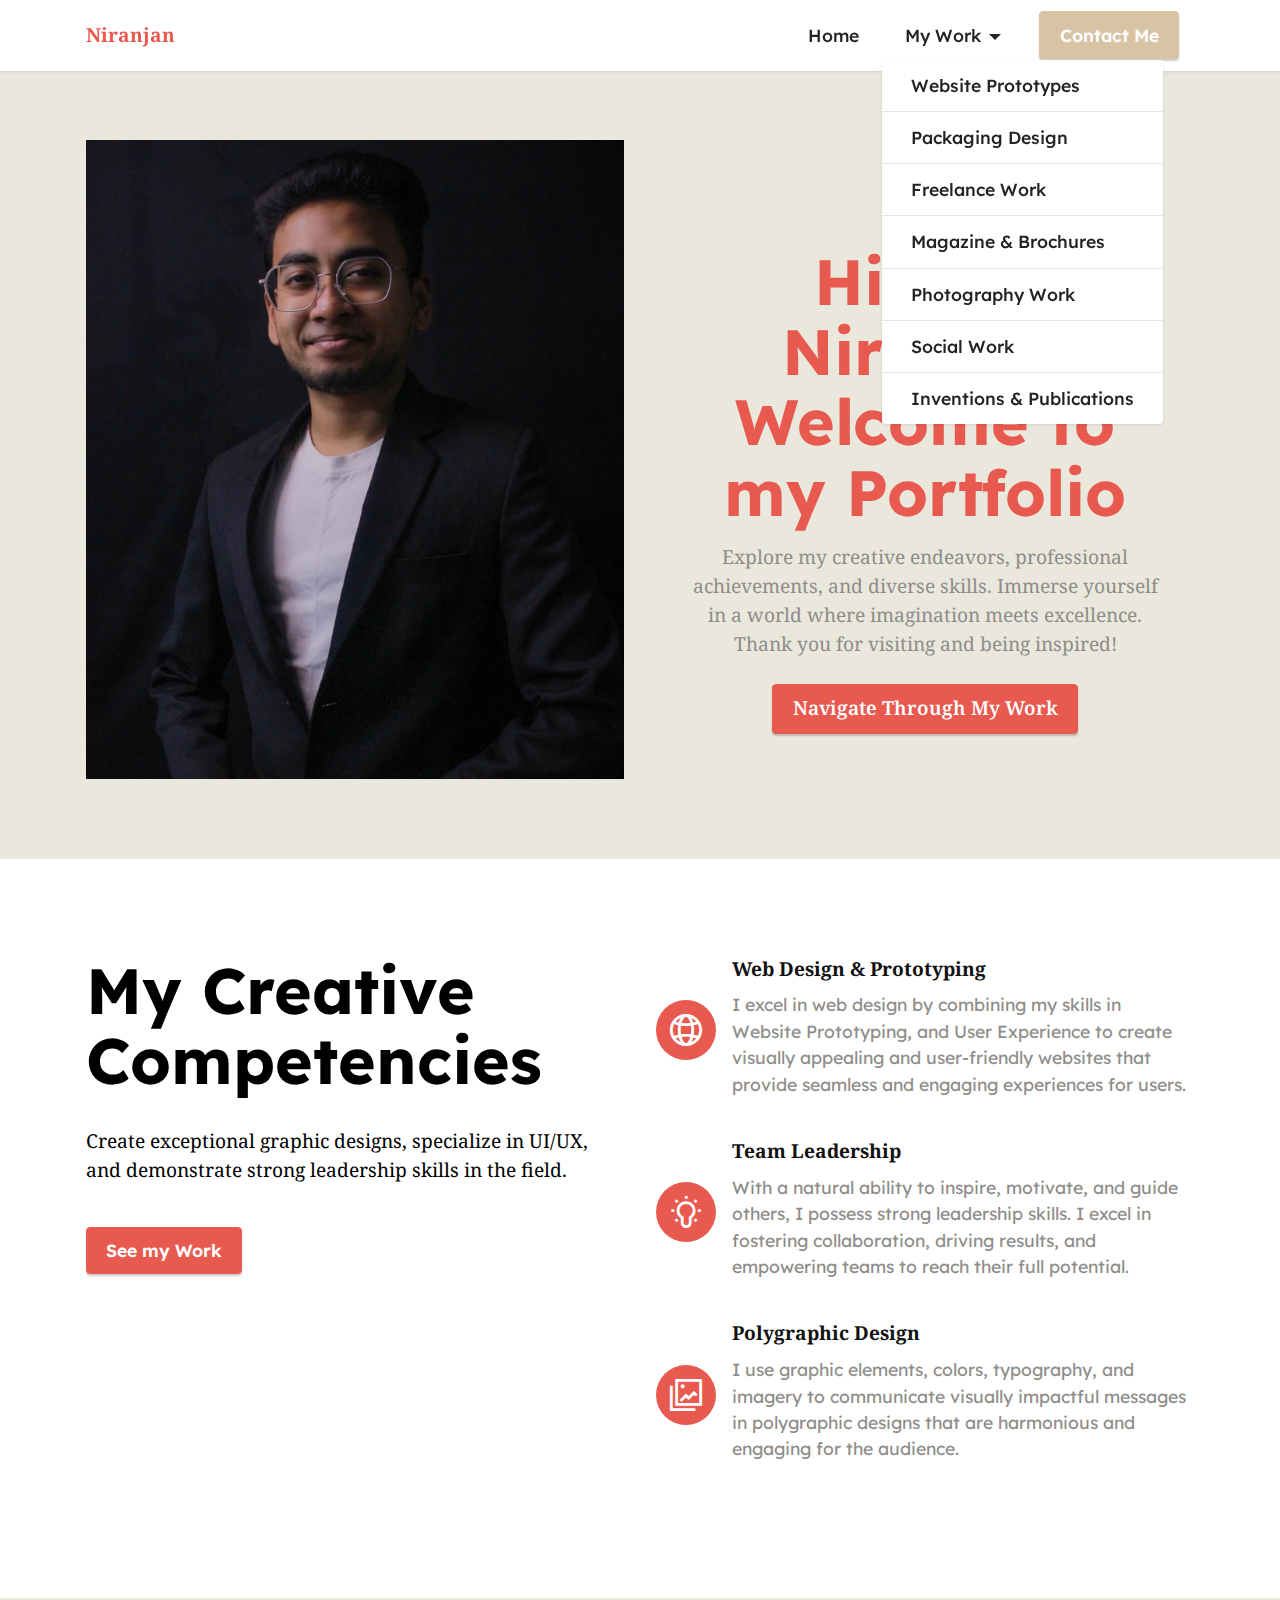
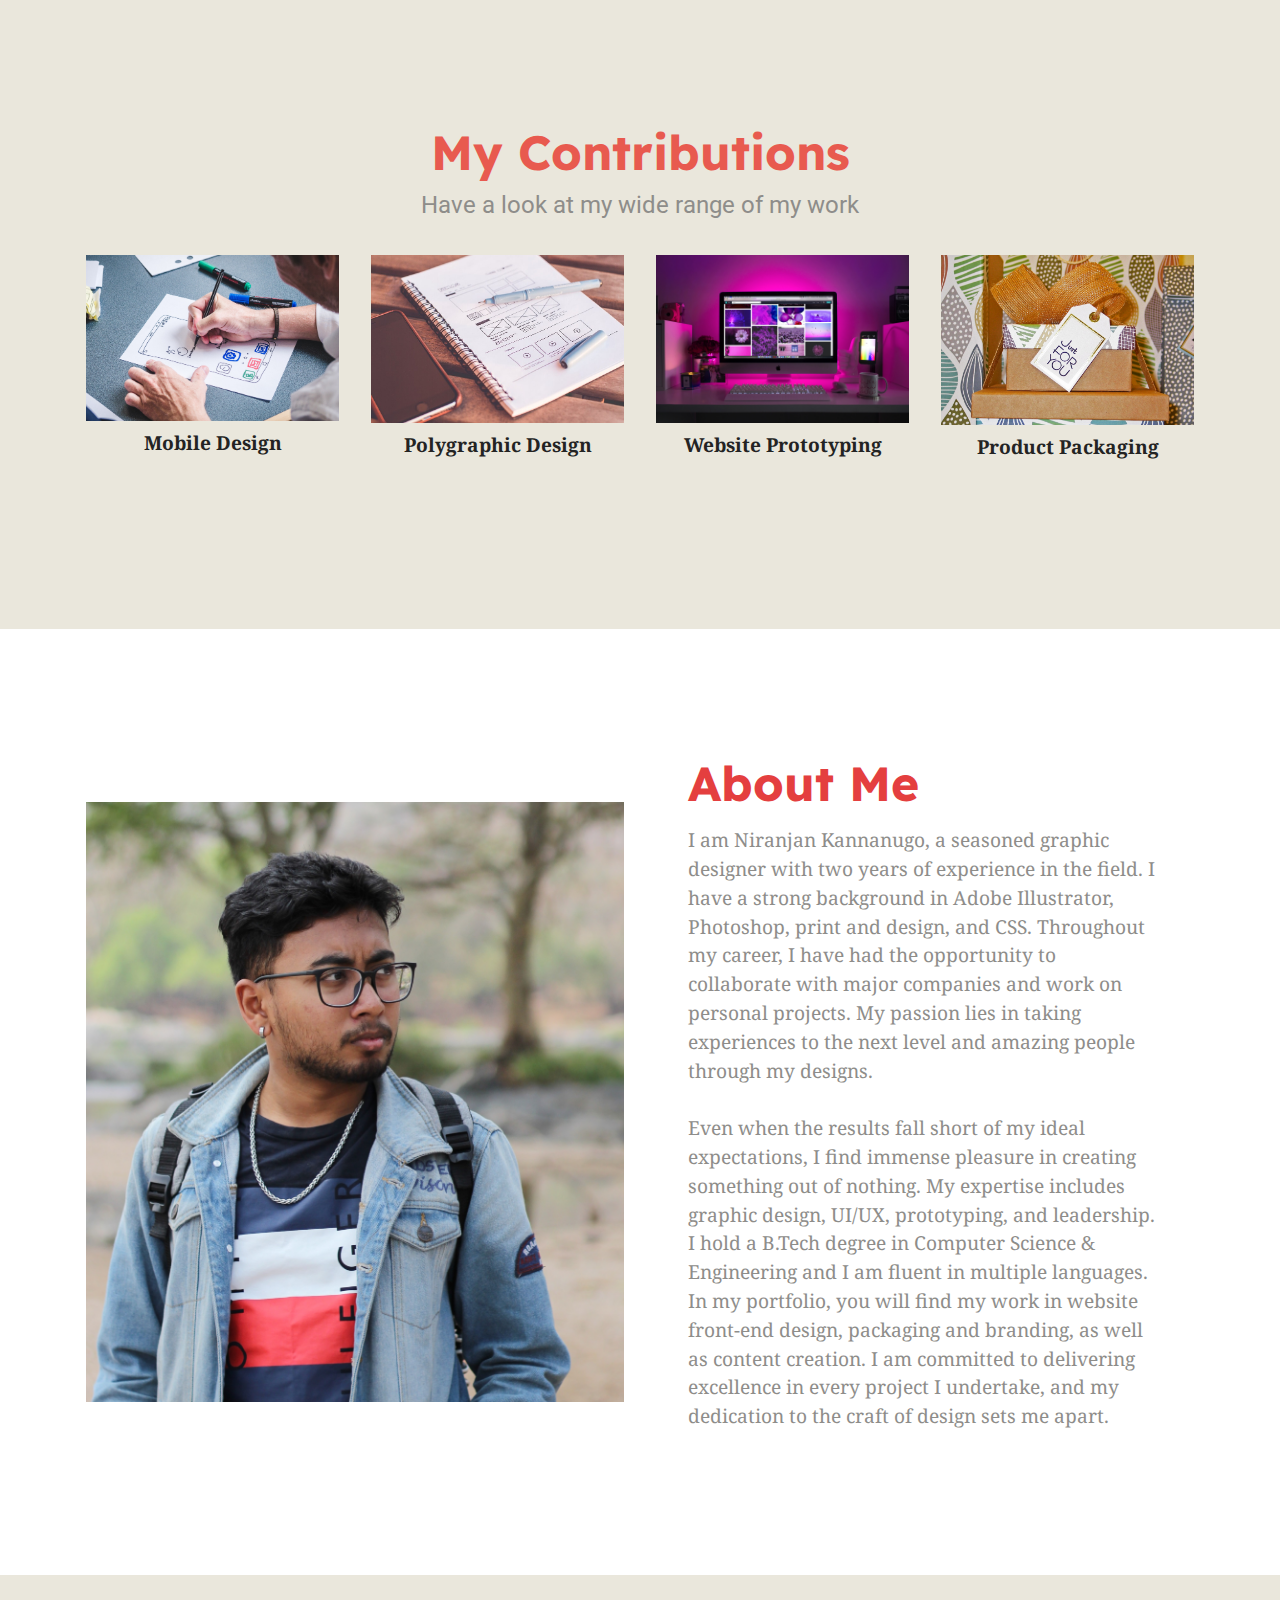
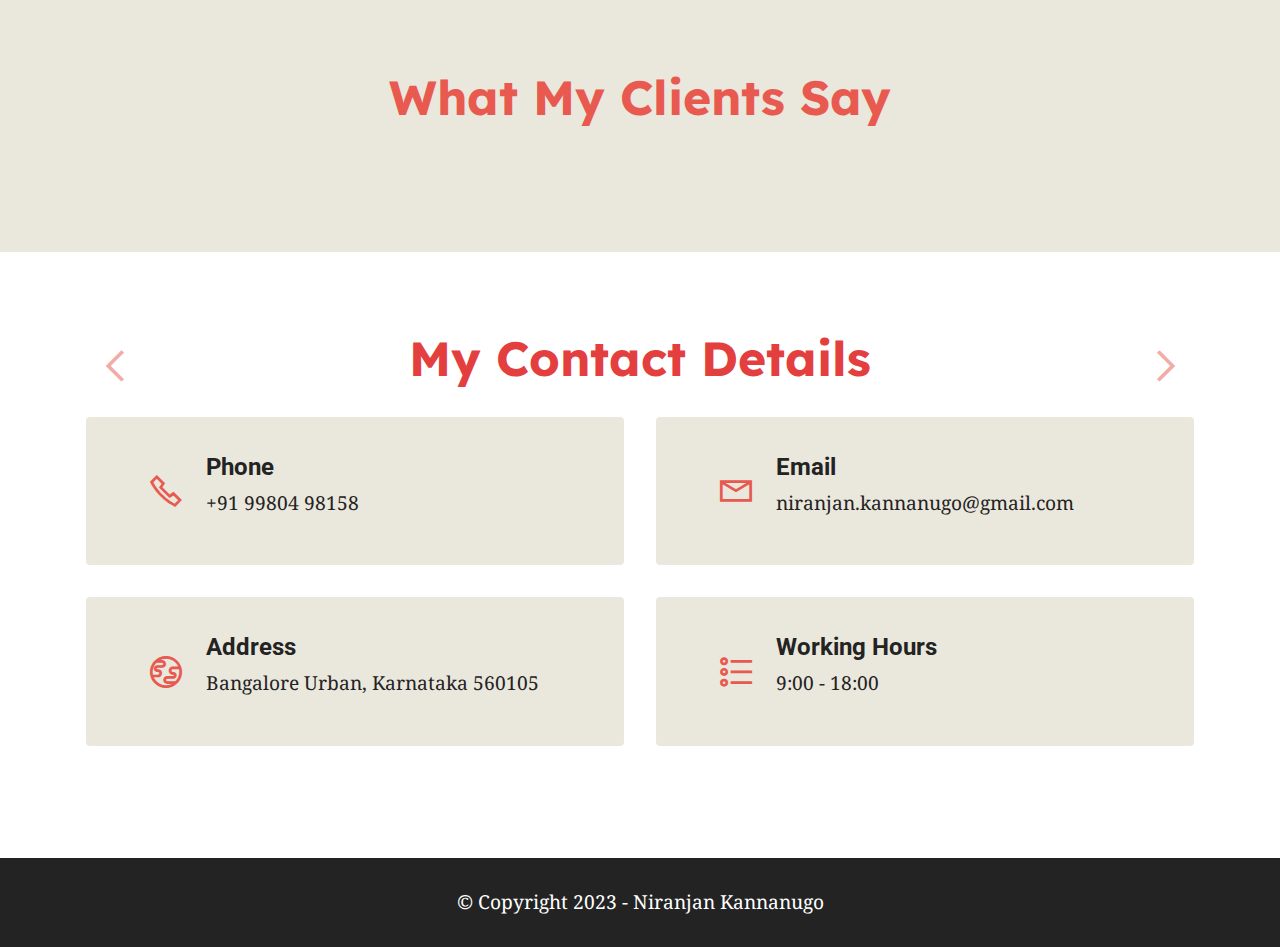
<file: index.html>
<!DOCTYPE html>
<html  >
<head>
  <!-- Site made with Mobirise Website Builder v5.8.14, https://mobirise.com -->
  <meta charset="UTF-8">
  <meta http-equiv="X-UA-Compatible" content="IE=edge">
  <meta name="generator" content="Mobirise v5.8.14, mobirise.com">
  <meta name="viewport" content="width=device-width, initial-scale=1, minimum-scale=1">
  <link rel="shortcut icon" href="assets/images/logo.png" type="image/x-icon">
  <meta name="description" content="">
  
  
  <title>Home</title>
  <link rel="stylesheet" href="assets/web/assets/mobirise-icons2/mobirise2.css">
  <link rel="stylesheet" href="assets/bootstrap/css/bootstrap.min.css">
  <link rel="stylesheet" href="assets/bootstrap/css/bootstrap-grid.min.css">
  <link rel="stylesheet" href="assets/bootstrap/css/bootstrap-reboot.min.css">
  <link rel="stylesheet" href="assets/dropdown/css/style.css">
  <link rel="stylesheet" href="assets/socicon/css/styles.css">
  <link rel="stylesheet" href="assets/theme/css/style.css">
  <link rel="preload" href="https://fonts.googleapis.com/css?family=Lexend:100,200,300,400,500,600,700,800,900&display=swap" as="style" onload="this.onload=null;this.rel='stylesheet'">
  <noscript><link rel="stylesheet" href="https://fonts.googleapis.com/css?family=Lexend:100,200,300,400,500,600,700,800,900&display=swap"></noscript>
  <link rel="preload" href="https://fonts.googleapis.com/css?family=Roboto:100,100i,300,300i,400,400i,500,500i,700,700i,900,900i&display=swap" as="style" onload="this.onload=null;this.rel='stylesheet'">
  <noscript><link rel="stylesheet" href="https://fonts.googleapis.com/css?family=Roboto:100,100i,300,300i,400,400i,500,500i,700,700i,900,900i&display=swap"></noscript>
  <link rel="preload" href="https://fonts.googleapis.com/css?family=Noto+Serif:100,200,300,400,500,600,700,800,900,100i,200i,300i,400i,500i,600i,700i,800i,900i&display=swap" as="style" onload="this.onload=null;this.rel='stylesheet'">
  <noscript><link rel="stylesheet" href="https://fonts.googleapis.com/css?family=Noto+Serif:100,200,300,400,500,600,700,800,900,100i,200i,300i,400i,500i,600i,700i,800i,900i&display=swap"></noscript>
  <link rel="preload" as="style" href="assets/mobirise/css/mbr-additional.css"><link rel="stylesheet" href="assets/mobirise/css/mbr-additional.css" type="text/css">

  
  
  
</head>
<body>
  
  <section data-bs-version="5.1" class="menu menu2 cid-sFF0ciwnEL" once="menu" id="menu2-0">
    
    <nav class="navbar navbar-dropdown navbar-fixed-top navbar-expand-lg">
        <div class="container">
            <div class="navbar-brand">
                
                <span class="navbar-caption-wrap"><a class="navbar-caption text-primary display-7" href="index.html">Niranjan</a></span>
            </div>
            <button class="navbar-toggler" type="button" data-toggle="collapse" data-bs-toggle="collapse" data-target="#navbarSupportedContent" data-bs-target="#navbarSupportedContent" aria-controls="navbarNavAltMarkup" aria-expanded="false" aria-label="Toggle navigation">
                <div class="hamburger">
                    <span></span>
                    <span></span>
                    <span></span>
                    <span></span>
                </div>
            </button>
            <div class="collapse navbar-collapse" id="navbarSupportedContent">
                <ul class="navbar-nav nav-dropdown" data-app-modern-menu="true"><li class="nav-item"><a class="nav-link link text-black text-primary display-4" href="index.html">Home</a></li>
                    <li class="nav-item dropdown open"><a class="nav-link link text-black text-primary dropdown-toggle display-4" href="index.html#gallery5-3" data-toggle="dropdown-submenu" data-bs-toggle="dropdown" data-bs-auto-close="outside" aria-expanded="true">My Work</a><div class="dropdown-menu" aria-labelledby="dropdown-625"><a class="text-black text-primary dropdown-item display-4" href="page3.html">Website Prototypes</a><a class="text-black text-primary dropdown-item display-4" href="Packaging_Designs.html">Packaging Design</a><a class="text-black text-primary dropdown-item display-4" href="page6.html">Freelance Work</a><a class="text-black text-primary show dropdown-item display-4" href="page4.html">Magazine &amp; Brochures</a><a class="text-black text-primary show dropdown-item display-4" href="page2.html">Photography Work</a><a class="text-black text-primary show dropdown-item display-4" href="page5.html">Social Work</a><a class="text-black text-primary show dropdown-item display-4" href="page7.html">Inventions &amp; Publications</a></div></li></ul>
                
                <div class="navbar-buttons mbr-section-btn"><a class="btn btn-secondary display-4" href="index.html#contacts2-8">
                        Contact Me</a></div>
            </div>
        </div>
    </nav>
</section>

<section data-bs-version="5.1" class="header11 cid-sFF0SGinka" id="header11-1">

    

    

    <div class="container">
        <div class="row justify-content-center">
            <div class="col-12 col-md-6 image-wrapper">
                <img class="w-100" src="assets/images/img-2116.jpeg" alt="Mobirise Website Builder">
            </div>
            <div class="col-12 col-md">
                <div class="text-wrapper text-center">
                    <h1 class="mbr-section-title mbr-fonts-style mb-3 display-1">
                        <strong>
</strong><div><strong><br></strong></div><div><strong>Hi, I'm Niranjan Welcome to my Portfolio</strong></div></h1>
                    <p class="mbr-text mbr-fonts-style display-7">Explore my creative endeavors, professional achievements, and diverse skills. Immerse yourself in a world where imagination meets excellence. Thank you for visiting and being inspired!</p>
                    <div class="mbr-section-btn mt-3"><a class="btn btn-primary display-7" href="index.html#top">Navigate Through My Work</a></div>
                </div>
            </div>
        </div>
    </div>
</section>

<section data-bs-version="5.1" class="features12 cid-sFF3eJNZDT" id="features13-2">

    
    
    <div class="container">
        <div class="row justify-content-center">
            <div class="col-12 col-lg-6">
                <div class="card-wrapper">
                    <div class="card-box align-left">
                        <h4 class="card-title mbr-fonts-style mb-4 display-1"><strong>My Creative</strong><br><strong>Competencies&nbsp;</strong></h4>
                        <p class="mbr-text mbr-fonts-style mb-4 display-7">
                            Create exceptional graphic designs, specialize in UI/UX, and demonstrate strong leadership skills in the field.</p>
                        <div class="mbr-section-btn"><a class="btn btn-primary display-4" href="index.html#top">See my Work</a></div>
                    </div>
                </div>
            </div>
            <div class="col-12 col-lg-6">
                <div class="item mbr-flex">
                    <div class="icon-box">
                        <span class="mbr-iconfont mobi-mbri-globe-2 mobi-mbri"></span>
                    </div>
                    <div class="text-box">
                        <h4 class="icon-title mbr-black mbr-fonts-style display-7">
                            <strong>Web Design &amp; Prototyping</strong></h4>
                        <h5 class="icon-text mbr-black mbr-fonts-style display-4">I excel in web design by combining my skills in Website Prototyping, and User Experience to create visually appealing and user-friendly websites that provide seamless and engaging experiences for users.</h5>
                    </div>
                </div>
                <div class="item mbr-flex">
                    <div class="icon-box">
                        <span class="mbr-iconfont mobi-mbri-idea mobi-mbri"></span>
                    </div>
                    <div class="text-box">
                        <h4 class="icon-title mbr-black mbr-fonts-style display-7">
                            <strong>Team&nbsp;</strong><span style="font-size: 19.2px;"><strong>Leadership</strong></span></h4>
                        <h5 class="icon-text mbr-black mbr-fonts-style display-4">With a natural ability to inspire, motivate, and guide others, I possess strong leadership skills. I excel in fostering collaboration, driving results, and empowering teams to reach their full potential.</h5>
                    </div>
                </div>
                <div class="item mbr-flex">
                    <div class="icon-box">
                        <span class="mbr-iconfont mobi-mbri-photo mobi-mbri"></span>
                    </div>
                    <div class="text-box">
                        <h4 class="icon-title mbr-black mbr-fonts-style display-7"><strong>Polygraphic Design</strong></h4>
                        <h5 class="icon-text mbr-black mbr-fonts-style display-4">I use graphic elements, colors, typography, and imagery to communicate visually impactful messages in polygraphic designs that are harmonious and engaging for the audience.</h5>
                    </div>
                </div>
            </div>
        </div>
    </div>
</section>

<section data-bs-version="5.1" class="gallery5 mbr-gallery cid-sFF3kfZheU" id="gallery5-3">
    

    

    <div class="container">
        <div class="mbr-section-head">
            <h3 class="mbr-section-title mbr-fonts-style align-center m-0 display-2"><strong>My Contributions</strong></h3>
            <h4 class="mbr-section-subtitle mbr-fonts-style align-center mb-0 mt-2 display-5">Have a look at my wide range of my work</h4>
        </div>
        <div class="row mbr-gallery mt-4">
            <div class="col-12 col-md-6 col-lg-3 item gallery-image">
                <div class="item-wrapper" data-toggle="modal" data-bs-toggle="modal" data-target="#tI1P1UnYzl-modal" data-bs-target="#tI1P1UnYzl-modal">
                    <img class="w-100" src="assets/images/pexels-fabian-wiktor-3471424.jpeg" alt="Mobirise Website Builder" data-slide-to="0" data-bs-slide-to="0" data-target="#lb-tI1P1UnYzl" data-bs-target="#lb-tI1P1UnYzl">
                    <div class="icon-wrapper">
                        <span class="mobi-mbri mobi-mbri-search mbr-iconfont mbr-iconfont-btn"></span>
                    </div>
                </div>
                <h6 class="mbr-item-subtitle mbr-fonts-style align-center mb-2 mt-2 display-7"><strong>Mobile Design</strong></h6>
            </div>
            <div class="col-12 col-md-6 col-lg-3 item gallery-image">
                <div class="item-wrapper" data-toggle="modal" data-bs-toggle="modal" data-target="#tI1P1UnYzl-modal" data-bs-target="#tI1P1UnYzl-modal">
                    <img class="w-100" src="assets/images/mbr-3.jpg" alt="Mobirise Website Builder" data-slide-to="1" data-bs-slide-to="1" data-target="#lb-tI1P1UnYzl" data-bs-target="#lb-tI1P1UnYzl">
                    <div class="icon-wrapper">
                        <span class="mobi-mbri mobi-mbri-search mbr-iconfont mbr-iconfont-btn"></span>
                    </div>
                </div>
                <h6 class="mbr-item-subtitle mbr-fonts-style align-center mb-2 mt-2 display-7"><strong>Polygraphic Design</strong></h6>
            </div>
            <div class="col-12 col-md-6 col-lg-3 item gallery-image">
                <div class="item-wrapper" data-toggle="modal" data-bs-toggle="modal" data-target="#tI1P1UnYzl-modal" data-bs-target="#tI1P1UnYzl-modal">
                    <img class="w-100" src="assets/images/pexels-designecologist-1779487.jpg" alt="Mobirise Website Builder" data-slide-to="2" data-bs-slide-to="2" data-target="#lb-tI1P1UnYzl" data-bs-target="#lb-tI1P1UnYzl">
                    <div class="icon-wrapper">
                        <span class="mobi-mbri mobi-mbri-search mbr-iconfont mbr-iconfont-btn"></span>
                    </div>
                </div>
                <h6 class="mbr-item-subtitle mbr-fonts-style align-center mb-2 mt-2 display-7"><strong>Website Prototyping</strong></h6>
            </div>
            <div class="col-12 col-md-6 col-lg-3 item gallery-image">
                <div class="item-wrapper" data-toggle="modal" data-bs-toggle="modal" data-target="#tI1P1UnYzl-modal" data-bs-target="#tI1P1UnYzl-modal">
                    <img class="w-100" src="assets/images/pexels-pixabay-264794.jpeg" alt="Mobirise Website Builder" data-slide-to="3" data-bs-slide-to="3" data-target="#lb-tI1P1UnYzl" data-bs-target="#lb-tI1P1UnYzl">
                    <div class="icon-wrapper">
                        <span class="mobi-mbri mobi-mbri-search mbr-iconfont mbr-iconfont-btn"></span>
                    </div>
                </div>
                <h6 class="mbr-item-subtitle mbr-fonts-style align-center mb-2 mt-2 display-7"><strong>Product Packaging</strong></h6>
            </div>
        </div>

        <div class="modal mbr-slider" tabindex="-1" role="dialog" aria-hidden="true" id="tI1P1UnYzl-modal">
            <div class="modal-dialog" role="document">
                <div class="modal-content">
                    <div class="modal-body">
                        <div class="carousel slide" id="lb-tI1P1UnYzl" data-interval="5000" data-bs-interval="5000">
                            <div class="carousel-inner">
                                <div class="carousel-item active">
                                    <img class="d-block w-100" src="assets/images/pexels-fabian-wiktor-3471424.jpeg" alt="Mobirise Website Builder">
                                </div>
                                <div class="carousel-item">
                                    <img class="d-block w-100" src="assets/images/mbr-3.jpg" alt="Mobirise Website Builder">
                                </div>
                                <div class="carousel-item">
                                    <img class="d-block w-100" src="assets/images/pexels-designecologist-1779487.jpg" alt="Mobirise Website Builder">
                                </div>
                                <div class="carousel-item">
                                    <img class="d-block w-100" src="assets/images/pexels-pixabay-264794.jpeg" alt="Mobirise Website Builder">
                                </div>
                            </div>
                            <ol class="carousel-indicators">
                                <li data-slide-to="0" data-bs-slide-to="0" class="active" data-target="#lb-tI1P1UnYzl" data-bs-target="#lb-tI1P1UnYzl"></li>
                                <li data-slide-to="1" data-bs-slide-to="1" data-target="#lb-tI1P1UnYzl" data-bs-target="#lb-tI1P1UnYzl"></li>
                                <li data-slide-to="2" data-bs-slide-to="2" data-target="#lb-tI1P1UnYzl" data-bs-target="#lb-tI1P1UnYzl"></li>
                                <li data-slide-to="3" data-bs-slide-to="3" data-target="#lb-tI1P1UnYzl" data-bs-target="#lb-tI1P1UnYzl"></li>
                            </ol>
                            <a role="button" href="" class="close" data-dismiss="modal" data-bs-dismiss="modal" aria-label="Close">
                            </a>
                            <a class="carousel-control-prev carousel-control" role="button" data-slide="prev" data-bs-slide="prev" href="#lb-tI1P1UnYzl">
                                <span class="mobi-mbri mobi-mbri-arrow-prev" aria-hidden="true"></span>
                                <span class="sr-only visually-hidden">Previous</span>
                            </a>
                            <a class="carousel-control-next carousel-control" role="button" data-slide="next" data-bs-slide="next" href="#lb-tI1P1UnYzl">
                                <span class="mobi-mbri mobi-mbri-arrow-next" aria-hidden="true"></span>
                                <span class="sr-only visually-hidden">Next</span>
                            </a>
                        </div>
                    </div>
                </div>
            </div>
        </div>
    </div>
</section>

<section data-bs-version="5.1" class="image1 cid-sFF75ZhH2d" id="image1-b">
    

    

    <div class="container">
        <div class="row align-items-center">
            <div class="col-12 col-lg-6">
                <div class="image-wrapper">
                    <img src="assets/images/img-5809.jpeg" alt="Mobirise Website Builder">
                    
                </div>
            </div>
            <div class="col-12 col-lg">
                <div class="text-wrapper">
                    <h3 class="mbr-section-title mbr-fonts-style mb-3 display-2">
                        <strong>About Me</strong></h3>
                    <p class="mbr-text mbr-fonts-style display-7">I am Niranjan Kannanugo, a seasoned graphic designer with two years of experience in the field. I have a strong background in Adobe Illustrator, Photoshop, print and design, and CSS. Throughout my career, I have had the opportunity to collaborate with major companies and work on personal projects. My passion lies in taking experiences to the next level and amazing people through my designs.<br><br> Even when the results fall short of my ideal expectations, I find immense pleasure in creating something out of nothing. My expertise includes graphic design, UI/UX, prototyping, and leadership. I hold a B.Tech degree in Computer Science &amp; Engineering and I am fluent in multiple languages. In my portfolio, you will find my work in website front-end design, packaging and branding, as well as content creation. I am committed to delivering excellence in every project I undertake, and my dedication to the craft of design sets me apart.</p>
                </div>
            </div>
        </div>
    </div>
</section>

<section data-bs-version="5.1" class="testimonails3 carousel slide testimonials-slider cid-sFF3oey64R" data-interval="false" data-bs-interval="false" id="testimonials3-5">

    

    

    <div class="text-center container">
        <h3 class="mb-4 mbr-fonts-style display-2">
            <strong>What My Clients Say</strong>
        </h3>

        <div class="carousel slide" role="listbox" data-pause="true" data-keyboard="false" data-ride="carousel" data-bs-ride="carousel" data-interval="8000" data-bs-interval="8000">
            <div class="carousel-inner">
                
                
            <div class="carousel-item">
                    <div class="user col-md-8">
                        <div class="user_image">
                            <img src="assets/images/898155.jpg" alt="">
                        </div>
                        <div class="user_text mb-4">
                            <p class="mbr-fonts-style display-7"><em>
                                Niranjan's packaging designs for our brand launch were exceptional. His attention to detail, creativity, and ability to capture our brand essence surpassed our expectations. Highly recommended!
                            </em></p>
                        </div>
                        <div class="user_name mbr-fonts-style mb-2 display-7">
                            <strong>Maitri Naturals</strong></div>
                        <div class="user_desk mbr-fonts-style display-7">
                            May 2021</div>
                    </div>
                </div><div class="carousel-item">
                    <div class="user col-md-8">
                        <div class="user_image">
                            <img src="assets/images/bliss-llc.png" alt="">
                        </div>
                        <div class="user_text mb-4">
                            <p class="mbr-fonts-style display-7"><em>
                                Niranjan's front-end designs for our website at The Bliss were exceptional. His attention to detail and creativity brought our vision to life, exceeding our expectations
                            </em></p>
                        </div>
                        <div class="user_name mbr-fonts-style mb-2 display-7">
                            <strong>The Bliss LLC.</strong></div>
                        <div class="user_desk mbr-fonts-style display-7">
                            December 2021</div>
                    </div>
                </div><div class="carousel-item">
                    <div class="user col-md-8">
                        <div class="user_image">
                            <img src="assets/images/afsti-logo1.jpeg" alt="">
                        </div>
                        <div class="user_text mb-4">
                            <p class="mbr-fonts-style display-7"><em>
                                Niranjan's creative designs for AFST(I) events surpassed our expectations. His attention to detail, professionalism, and artistic flair added immense value to our brand. Highly recommended!
                            </em></p>
                        </div>
                        <div class="user_name mbr-fonts-style mb-2 display-7"><strong>AFST(I) - Association of Food Scientists &amp; Technologists (India)</strong></div>
                        <div class="user_desk mbr-fonts-style display-7">
                            April 2023</div>
                    </div>
                </div></div>

            <div class="carousel-controls">
                <a class="carousel-control-prev" role="button" data-slide="prev" data-bs-slide="prev">
                    <span aria-hidden="true" class="mobi-mbri mobi-mbri-arrow-prev mbr-iconfont"></span>
                    <span class="sr-only visually-hidden">Previous</span>
                </a>

                <a class="carousel-control-next" role="button" data-slide="next" data-bs-slide="next">
                    <span aria-hidden="true" class="mobi-mbri mobi-mbri-arrow-next mbr-iconfont"></span>
                    <span class="sr-only visually-hidden">Next</span>
                </a>
            </div>
        </div>
    </div>
</section>

<section data-bs-version="5.1" class="contacts2 cid-sFF3B84VW8" id="contacts2-8">
    <!---->
    
    
    <div class="container">
        <div class="mbr-section-head">
            <h3 class="mbr-section-title mbr-fonts-style align-center mb-0 display-2">
                <strong>My Contact Details</strong></h3>
            
        </div>
        <div class="row justify-content-center mt-4">
            <div class="card col-12 col-md-6">
                <div class="card-wrapper">
                    <div class="image-wrapper">
                        <span class="mbr-iconfont mobi-mbri-phone mobi-mbri"></span>
                    </div>
                    <div class="text-wrapper">
                        <h6 class="card-title mbr-fonts-style mb-1 display-5">
                            <strong>Phone</strong>
                        </h6>
                        <p class="mbr-text mbr-fonts-style display-7">+91 99804 98158</p>
                    </div>
                </div>
            </div>
            <div class="card col-12 col-md-6">
                <div class="card-wrapper">
                    <div class="image-wrapper">
                        <span class="mbr-iconfont mobi-mbri-letter mobi-mbri"></span>
                    </div>
                    <div class="text-wrapper">
                        <h6 class="card-title mbr-fonts-style mb-1 display-5">
                            <strong>Email</strong>
                        </h6>
                        <p class="mbr-text mbr-fonts-style display-7">niranjan.kannanugo@gmail.com</p>
                    </div>
                </div>
            </div>
            <div class="card col-12 col-md-6">
                <div class="card-wrapper">
                    <div class="image-wrapper">
                        <span class="mbr-iconfont mobi-mbri-globe mobi-mbri"></span>
                    </div>
                    <div class="text-wrapper">
                        <h6 class="card-title mbr-fonts-style mb-1 display-5">
                            <strong>Address</strong>
                        </h6>
                        <p class="mbr-text mbr-fonts-style display-7">
                            Bangalore Urban, Karnataka 560105</p>
                    </div>
                </div>
            </div>
            <div class="card col-12 col-md-6">
                <div class="card-wrapper">
                    <div class="image-wrapper">
                        <span class="mbr-iconfont mobi-mbri-bulleted-list mobi-mbri"></span>
                    </div>
                    <div class="text-wrapper">
                        <h6 class="card-title mbr-fonts-style mb-1 display-5">
                            <strong>Working Hours</strong>
                        </h6>
                        <p class="mbr-text mbr-fonts-style display-7">
                            9:00 - 18:00
                        </p>
                    </div>
                </div>
            </div>
        </div>
    </div>
</section>

<section data-bs-version="5.1" class="footer7 cid-sFF3CYc3p7" once="footers" id="footer7-9">

    

    

    <div class="container">
        <div class="media-container-row align-center mbr-white">
            <div class="col-12">
                <p class="mbr-text mb-0 mbr-fonts-style display-7">
                    © Copyright 2023 - Niranjan Kannanugo</p>
            </div>
        </div>
    </div>

  
  
</body>
</html>
</file>
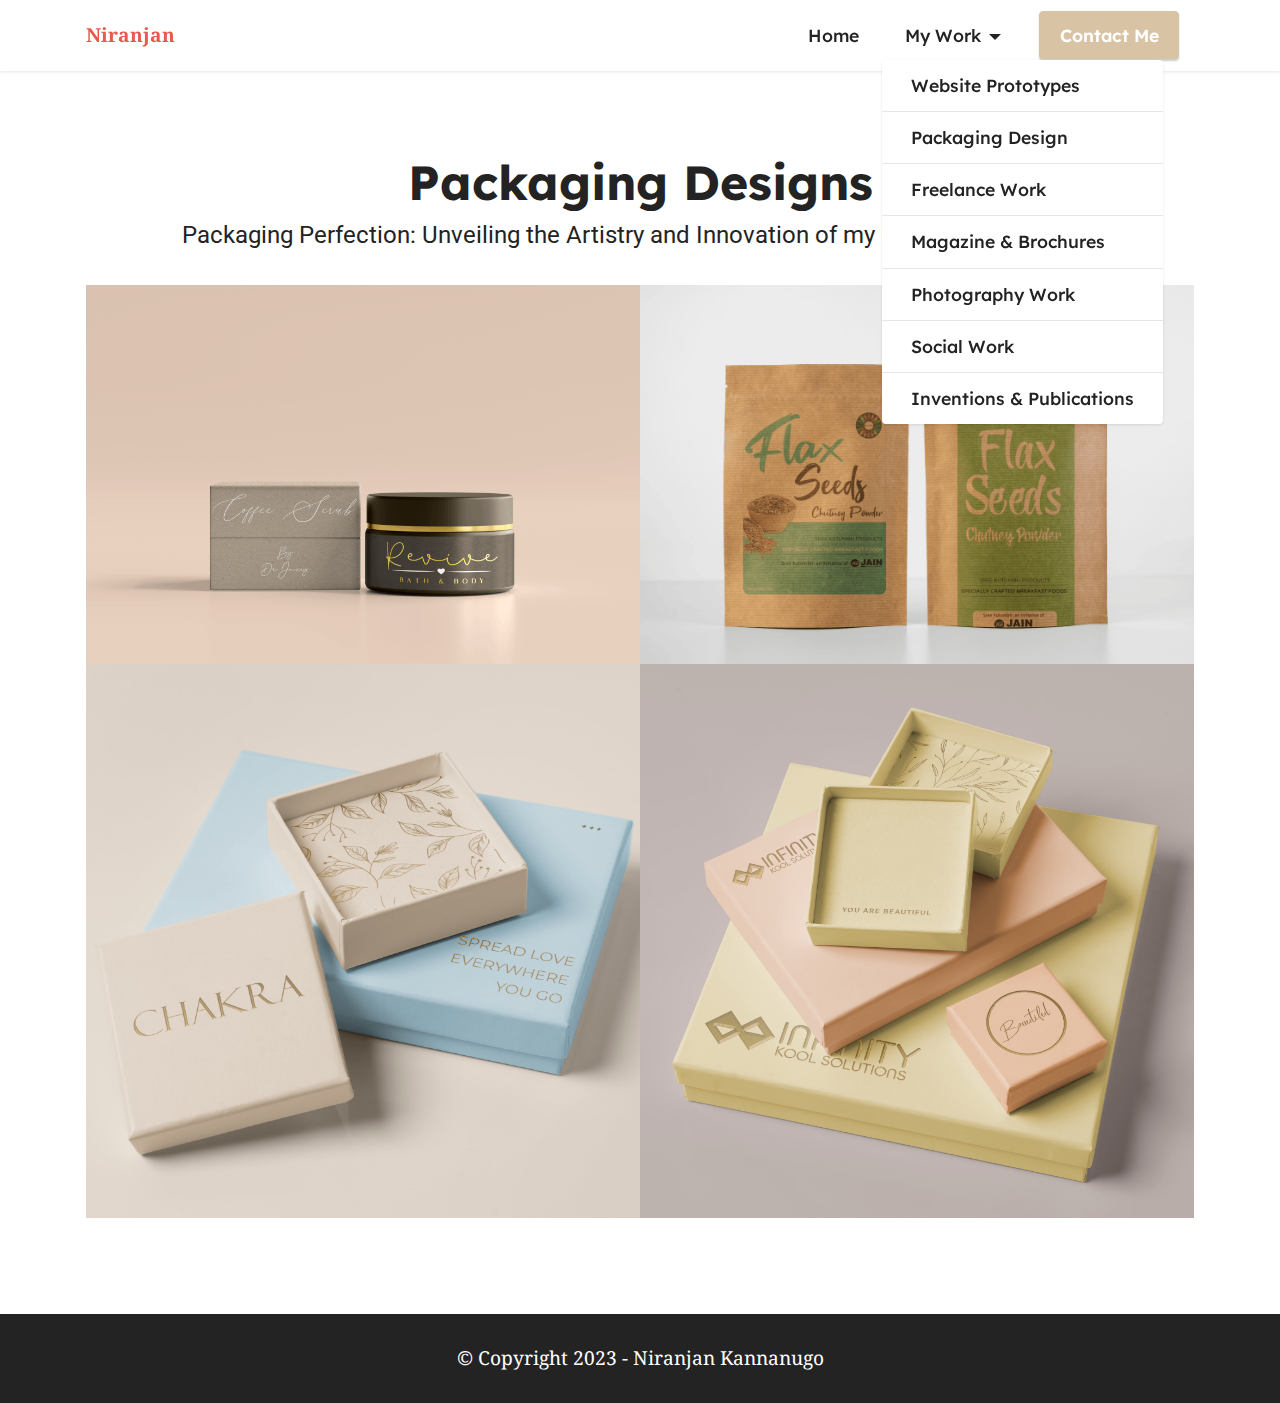
<file: Packaging_Designs.html>
<!DOCTYPE html>
<html  >
<head>
  <!-- Site made with Mobirise Website Builder v5.8.14, https://mobirise.com -->
  <meta charset="UTF-8">
  <meta http-equiv="X-UA-Compatible" content="IE=edge">
  <meta name="generator" content="Mobirise v5.8.14, mobirise.com">
  <meta name="viewport" content="width=device-width, initial-scale=1, minimum-scale=1">
  <link rel="shortcut icon" href="assets/images/logo.png" type="image/x-icon">
  <meta name="description" content="">
  
  
  <title>Packaging Designs</title>
  <link rel="stylesheet" href="assets/web/assets/mobirise-icons2/mobirise2.css">
  <link rel="stylesheet" href="assets/bootstrap/css/bootstrap.min.css">
  <link rel="stylesheet" href="assets/bootstrap/css/bootstrap-grid.min.css">
  <link rel="stylesheet" href="assets/bootstrap/css/bootstrap-reboot.min.css">
  <link rel="stylesheet" href="assets/dropdown/css/style.css">
  <link rel="stylesheet" href="assets/socicon/css/styles.css">
  <link rel="stylesheet" href="assets/theme/css/style.css">
  <link rel="preload" href="https://fonts.googleapis.com/css?family=Lexend:100,200,300,400,500,600,700,800,900&display=swap" as="style" onload="this.onload=null;this.rel='stylesheet'">
  <noscript><link rel="stylesheet" href="https://fonts.googleapis.com/css?family=Lexend:100,200,300,400,500,600,700,800,900&display=swap"></noscript>
  <link rel="preload" href="https://fonts.googleapis.com/css?family=Roboto:100,100i,300,300i,400,400i,500,500i,700,700i,900,900i&display=swap" as="style" onload="this.onload=null;this.rel='stylesheet'">
  <noscript><link rel="stylesheet" href="https://fonts.googleapis.com/css?family=Roboto:100,100i,300,300i,400,400i,500,500i,700,700i,900,900i&display=swap"></noscript>
  <link rel="preload" href="https://fonts.googleapis.com/css?family=Noto+Serif:100,200,300,400,500,600,700,800,900,100i,200i,300i,400i,500i,600i,700i,800i,900i&display=swap" as="style" onload="this.onload=null;this.rel='stylesheet'">
  <noscript><link rel="stylesheet" href="https://fonts.googleapis.com/css?family=Noto+Serif:100,200,300,400,500,600,700,800,900,100i,200i,300i,400i,500i,600i,700i,800i,900i&display=swap"></noscript>
  <link rel="preload" as="style" href="assets/mobirise/css/mbr-additional.css"><link rel="stylesheet" href="assets/mobirise/css/mbr-additional.css" type="text/css">

  
  
  
</head>
<body>
  
  <section data-bs-version="5.1" class="menu menu2 cid-sFF0ciwnEL" once="menu" id="menu2-0">
    
    <nav class="navbar navbar-dropdown navbar-fixed-top navbar-expand-lg">
        <div class="container">
            <div class="navbar-brand">
                
                <span class="navbar-caption-wrap"><a class="navbar-caption text-primary display-7" href="index.html">Niranjan</a></span>
            </div>
            <button class="navbar-toggler" type="button" data-toggle="collapse" data-bs-toggle="collapse" data-target="#navbarSupportedContent" data-bs-target="#navbarSupportedContent" aria-controls="navbarNavAltMarkup" aria-expanded="false" aria-label="Toggle navigation">
                <div class="hamburger">
                    <span></span>
                    <span></span>
                    <span></span>
                    <span></span>
                </div>
            </button>
            <div class="collapse navbar-collapse" id="navbarSupportedContent">
                <ul class="navbar-nav nav-dropdown" data-app-modern-menu="true"><li class="nav-item"><a class="nav-link link text-black text-primary display-4" href="index.html">Home</a></li>
                    <li class="nav-item dropdown open"><a class="nav-link link text-black text-primary dropdown-toggle display-4" href="index.html#gallery5-3" data-toggle="dropdown-submenu" data-bs-toggle="dropdown" data-bs-auto-close="outside" aria-expanded="true">My Work</a><div class="dropdown-menu" aria-labelledby="dropdown-625"><a class="text-black text-primary dropdown-item display-4" href="page3.html">Website Prototypes</a><a class="text-black text-primary dropdown-item display-4" href="Packaging_Designs.html">Packaging Design</a><a class="text-black text-primary dropdown-item display-4" href="page6.html">Freelance Work</a><a class="text-black text-primary show dropdown-item display-4" href="page4.html">Magazine &amp; Brochures</a><a class="text-black text-primary show dropdown-item display-4" href="page2.html">Photography Work</a><a class="text-black text-primary show dropdown-item display-4" href="page5.html">Social Work</a><a class="text-black text-primary show dropdown-item display-4" href="page7.html">Inventions &amp; Publications</a></div></li></ul>
                
                <div class="navbar-buttons mbr-section-btn"><a class="btn btn-secondary display-4" href="index.html#contacts2-8">
                        Contact Me</a></div>
            </div>
        </div>
    </nav>
</section>

<section data-bs-version="5.1" class="gallery4 mbr-gallery cid-tHZRvHNVDA" id="gallery4-3">
    

    
    

    <div class="container">
        <div class="mbr-section-head">
            <h3 class="mbr-section-title mbr-fonts-style align-center m-0 display-2"><strong>Packaging Designs</strong></h3>
            <h4 class="mbr-section-subtitle mbr-fonts-style align-center mb-0 mt-2 display-5">Packaging Perfection: Unveiling the Artistry and Innovation of my Captivating Designs&nbsp;</h4>
        </div>
        <div class="row mbr-gallery mt-4">
            
            <div class="col-12 col-md-6 col-lg-6 item gallery-image active">
                <div class="item-wrapper" data-toggle="modal" data-bs-toggle="modal" data-target="#tI1P3kgJCc-modal" data-bs-target="#tI1P3kgJCc-modal">
                    <img class="w-100" src="assets/images/jar-02-min-1288x681.png" alt="Mobirise Website Builder" data-slide-to="0" data-bs-slide-to="0" data-target="#lb-tI1P3kgJCc" data-bs-target="#lb-tI1P3kgJCc">
                    <div class="icon-wrapper">
                        <span class="mobi-mbri mobi-mbri-search mbr-iconfont mbr-iconfont-btn"></span>
                    </div>
                </div>
                
            </div>
            <div class="col-12 col-md-6 col-lg-6 item gallery-image">
                <div class="item-wrapper" data-toggle="modal" data-bs-toggle="modal" data-target="#tI1P3kgJCc-modal" data-bs-target="#tI1P3kgJCc-modal">
                    <img class="w-100" src="assets/images/f1-min-1288x882.png" alt="Mobirise Website Builder" data-slide-to="1" data-bs-slide-to="1" data-target="#lb-tI1P3kgJCc" data-bs-target="#lb-tI1P3kgJCc">
                    <div class="icon-wrapper">
                        <span class="mobi-mbri mobi-mbri-search mbr-iconfont mbr-iconfont-btn"></span>
                    </div>
                </div>
                
            </div>
            <div class="col-12 col-md-6 col-lg-6 item gallery-image">
                <div class="item-wrapper" data-toggle="modal" data-bs-toggle="modal" data-target="#tI1P3kgJCc-modal" data-bs-target="#tI1P3kgJCc-modal">
                    <img class="w-100" src="assets/images/pack4.png" alt="Mobirise Website Builder" data-slide-to="2" data-bs-slide-to="2" data-target="#lb-tI1P3kgJCc" data-bs-target="#lb-tI1P3kgJCc">
                    <div class="icon-wrapper">
                        <span class="mobi-mbri mobi-mbri-search mbr-iconfont mbr-iconfont-btn"></span>
                    </div>
                </div>
                
            </div><div class="col-12 col-md-6 col-lg-6 item gallery-image">
                <div class="item-wrapper" data-toggle="modal" data-bs-toggle="modal" data-target="#tI1P3kgJCc-modal" data-bs-target="#tI1P3kgJCc-modal">
                    <img class="w-100" src="assets/images/pack3.png" alt="Mobirise Website Builder" data-slide-to="3" data-bs-slide-to="3" data-target="#lb-tI1P3kgJCc" data-bs-target="#lb-tI1P3kgJCc">
                    <div class="icon-wrapper">
                        <span class="mobi-mbri mobi-mbri-search mbr-iconfont mbr-iconfont-btn"></span>
                    </div>
                </div>
                
            </div>
        </div>

        <div class="modal mbr-slider" tabindex="-1" role="dialog" aria-hidden="true" id="tI1P3kgJCc-modal">
            <div class="modal-dialog" role="document">
                <div class="modal-content">
                    <div class="modal-body">
                        <div class="carousel slide" id="lb-tI1P3kgJCc" data-interval="5000" data-bs-interval="5000">
                            <div class="carousel-inner">
                                
                                <div class="carousel-item active">
                                    <img class="d-block w-100" src="assets/images/jar-02-min-1288x681.png" alt="Mobirise Website Builder">
                                </div>
                                <div class="carousel-item">
                                    <img class="d-block w-100" src="assets/images/f1-min-1288x882.png" alt="Mobirise Website Builder">
                                </div>
                                <div class="carousel-item">
                                    <img class="d-block w-100" src="assets/images/pack4.png" alt="Mobirise Website Builder">
                                </div><div class="carousel-item">
                                    <img class="d-block w-100" src="assets/images/pack3.png" alt="Mobirise Website Builder">
                                </div>
                            </div>
                            <ol class="carousel-indicators">
                                <li data-slide-to="0" data-bs-slide-to="0" class="active" data-target="#lb-tI1P3kgJCc" data-bs-target="#lb-tI1P3kgJCc"></li>
                                <li data-slide-to="1" data-bs-slide-to="1" data-target="#lb-tI1P3kgJCc" data-bs-target="#lb-tI1P3kgJCc"></li>
                                <li data-slide-to="2" data-bs-slide-to="2" data-target="#lb-tI1P3kgJCc" data-bs-target="#lb-tI1P3kgJCc"></li><li data-slide-to="3" data-bs-slide-to="3" data-target="#lb-tI1P3kgJCc" data-bs-target="#lb-tI1P3kgJCc"></li>
                                
                            </ol>
                            <a role="button" href="" class="close" data-dismiss="modal" data-bs-dismiss="modal" aria-label="Close">
                            </a>
                            <a class="carousel-control-prev carousel-control" role="button" data-slide="prev" data-bs-slide="prev" href="#lb-tI1P3kgJCc">
                                <span class="mobi-mbri mobi-mbri-arrow-prev" aria-hidden="true"></span>
                                <span class="sr-only visually-hidden">Previous</span>
                            </a>
                            <a class="carousel-control-next carousel-control" role="button" data-slide="next" data-bs-slide="next" href="#lb-tI1P3kgJCc">
                                <span class="mobi-mbri mobi-mbri-arrow-next" aria-hidden="true"></span>
                                <span class="sr-only visually-hidden">Next</span>
                            </a>
                        </div>
                    </div>
                </div>
            </div>
        </div>
    </div>
</section>

<section data-bs-version="5.1" class="footer7 cid-sFF3CYc3p7" once="footers" id="footer7-1">

    

    

    <div class="container">
        <div class="media-container-row align-center mbr-white">
            <div class="col-12">
                <p class="mbr-text mb-0 mbr-fonts-style display-7">
                    © Copyright 2023 - Niranjan Kannanugo</p>
            </div>
        </div>
    </div>

  
</body>
</html>
</file>
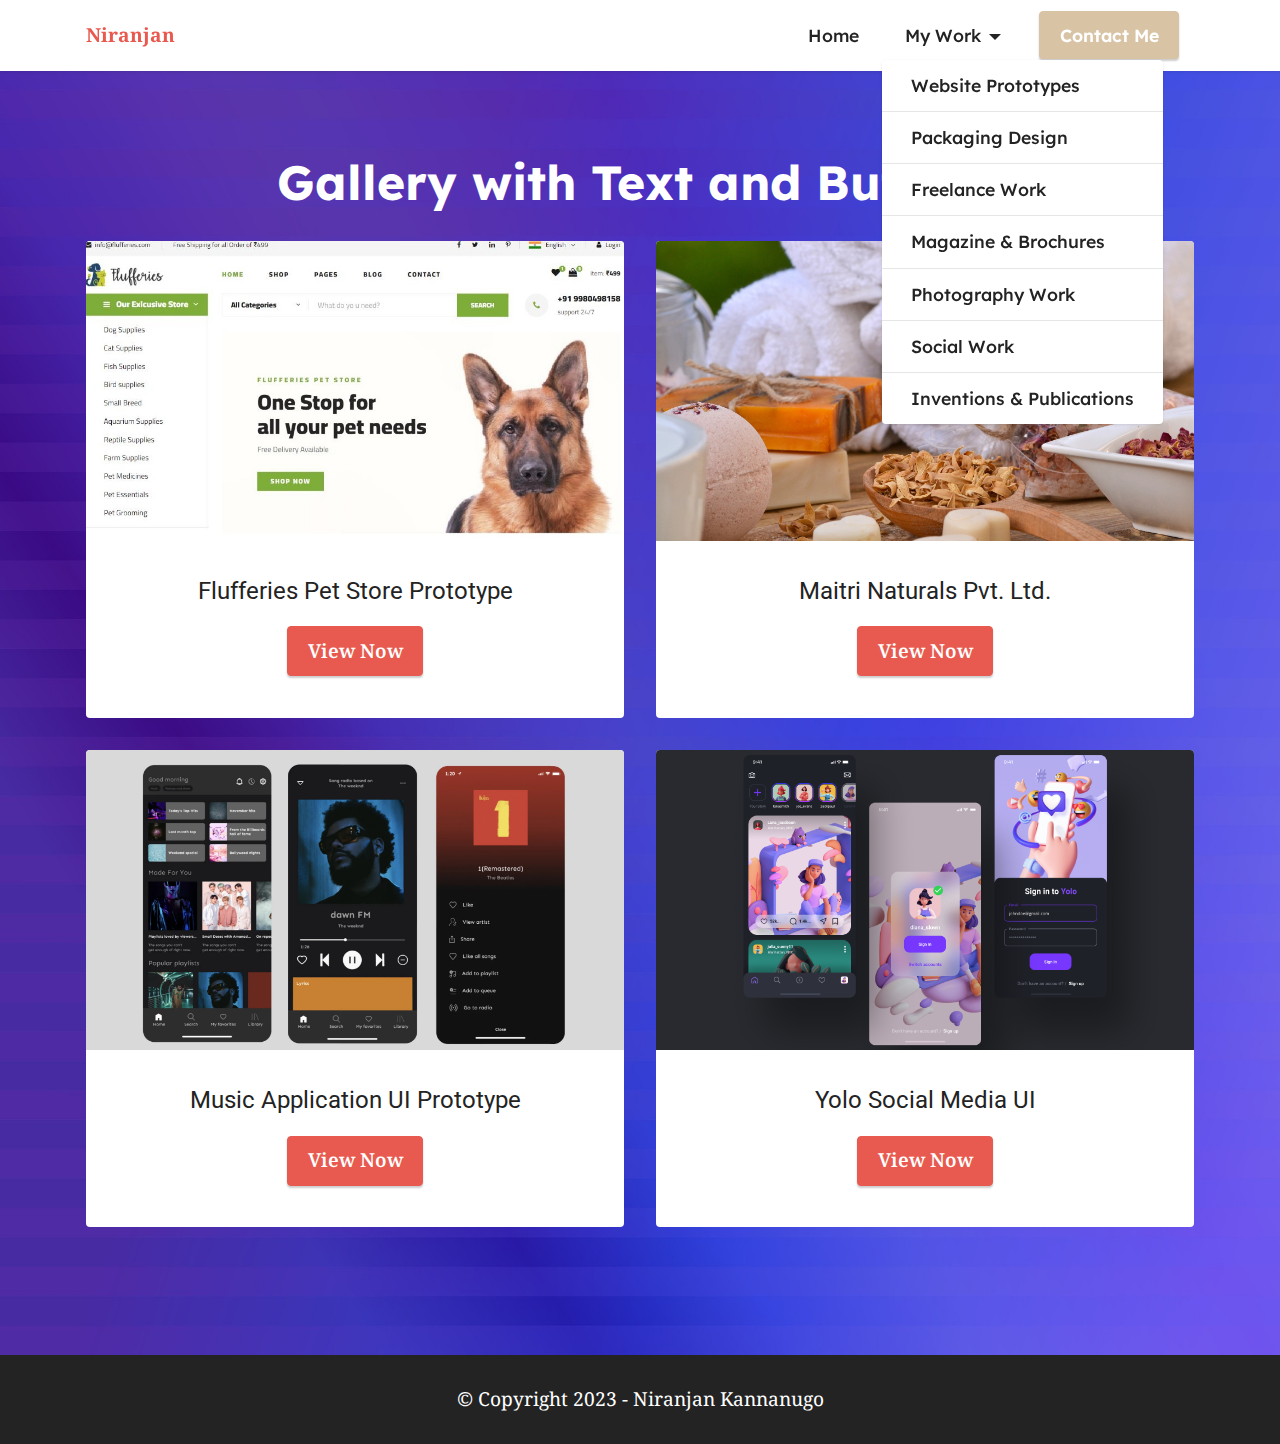
<file: page3.html>
<!DOCTYPE html>
<html  >
<head>
  <!-- Site made with Mobirise Website Builder v5.8.14, https://mobirise.com -->
  <meta charset="UTF-8">
  <meta http-equiv="X-UA-Compatible" content="IE=edge">
  <meta name="generator" content="Mobirise v5.8.14, mobirise.com">
  <meta name="viewport" content="width=device-width, initial-scale=1, minimum-scale=1">
  <link rel="shortcut icon" href="assets/images/logo.png" type="image/x-icon">
  <meta name="description" content="">
  
  
  <title>Website Prototypes</title>
  <link rel="stylesheet" href="assets/bootstrap/css/bootstrap.min.css">
  <link rel="stylesheet" href="assets/bootstrap/css/bootstrap-grid.min.css">
  <link rel="stylesheet" href="assets/bootstrap/css/bootstrap-reboot.min.css">
  <link rel="stylesheet" href="assets/dropdown/css/style.css">
  <link rel="stylesheet" href="assets/socicon/css/styles.css">
  <link rel="stylesheet" href="assets/theme/css/style.css">
  <link rel="preload" href="https://fonts.googleapis.com/css?family=Lexend:100,200,300,400,500,600,700,800,900&display=swap" as="style" onload="this.onload=null;this.rel='stylesheet'">
  <noscript><link rel="stylesheet" href="https://fonts.googleapis.com/css?family=Lexend:100,200,300,400,500,600,700,800,900&display=swap"></noscript>
  <link rel="preload" href="https://fonts.googleapis.com/css?family=Roboto:100,100i,300,300i,400,400i,500,500i,700,700i,900,900i&display=swap" as="style" onload="this.onload=null;this.rel='stylesheet'">
  <noscript><link rel="stylesheet" href="https://fonts.googleapis.com/css?family=Roboto:100,100i,300,300i,400,400i,500,500i,700,700i,900,900i&display=swap"></noscript>
  <link rel="preload" href="https://fonts.googleapis.com/css?family=Noto+Serif:100,200,300,400,500,600,700,800,900,100i,200i,300i,400i,500i,600i,700i,800i,900i&display=swap" as="style" onload="this.onload=null;this.rel='stylesheet'">
  <noscript><link rel="stylesheet" href="https://fonts.googleapis.com/css?family=Noto+Serif:100,200,300,400,500,600,700,800,900,100i,200i,300i,400i,500i,600i,700i,800i,900i&display=swap"></noscript>
  <link rel="preload" as="style" href="assets/mobirise/css/mbr-additional.css"><link rel="stylesheet" href="assets/mobirise/css/mbr-additional.css" type="text/css">

  
  
  
</head>
<body>
  
  <section data-bs-version="5.1" class="menu menu2 cid-tHZUmvpEHL" once="menu" id="menu2-6">
    
    <nav class="navbar navbar-dropdown navbar-fixed-top navbar-expand-lg">
        <div class="container">
            <div class="navbar-brand">
                
                <span class="navbar-caption-wrap"><a class="navbar-caption text-primary display-7" href="index.html">Niranjan</a></span>
            </div>
            <button class="navbar-toggler" type="button" data-toggle="collapse" data-bs-toggle="collapse" data-target="#navbarSupportedContent" data-bs-target="#navbarSupportedContent" aria-controls="navbarNavAltMarkup" aria-expanded="false" aria-label="Toggle navigation">
                <div class="hamburger">
                    <span></span>
                    <span></span>
                    <span></span>
                    <span></span>
                </div>
            </button>
            <div class="collapse navbar-collapse" id="navbarSupportedContent">
                <ul class="navbar-nav nav-dropdown" data-app-modern-menu="true"><li class="nav-item"><a class="nav-link link text-black text-primary display-4" href="index.html">Home</a></li>
                    <li class="nav-item dropdown open"><a class="nav-link link text-black text-primary dropdown-toggle display-4" href="index.html#gallery5-3" data-toggle="dropdown-submenu" data-bs-toggle="dropdown" data-bs-auto-close="outside" aria-expanded="true">My Work</a><div class="dropdown-menu" aria-labelledby="dropdown-625"><a class="text-black text-primary dropdown-item display-4" href="page3.html">Website Prototypes</a><a class="text-black text-primary dropdown-item display-4" href="Packaging_Designs.html">Packaging Design</a><a class="text-black text-primary dropdown-item display-4" href="page6.html">Freelance Work</a><a class="text-black text-primary show dropdown-item display-4" href="page4.html">Magazine &amp; Brochures</a><a class="text-black text-primary show dropdown-item display-4" href="page2.html">Photography Work</a><a class="text-black text-primary show dropdown-item display-4" href="page5.html">Social Work</a><a class="text-black text-primary show dropdown-item display-4" href="page7.html">Inventions &amp; Publications</a></div></li></ul>
                
                <div class="navbar-buttons mbr-section-btn"><a class="btn btn-secondary display-4" href="index.html#contacts2-8">
                        Contact Me</a></div>
            </div>
        </div>
    </nav>
</section>

<section data-bs-version="5.1" class="gallery2 cid-tI05h07IYX" id="gallery2-c">
    
    
    <div class="container">
        <div class="mbr-section-head">
            <h4 class="mbr-section-title mbr-fonts-style align-center mb-0 display-2"><strong>Gallery with Text and Buttons</strong></h4>
            
        </div>
        <div class="row mt-4">
            <div class="item features-image сol-12 col-md-6 col-lg-6">
                <div class="item-wrapper">
                    <div class="item-img">
                        <img src="assets/images/whatsapp-image-2023-06-23-at-16.45.08.jpeg" alt="Mobirise Website Builder">
                    </div>
                    <div class="item-content">
                        <h5 class="item-title mbr-fonts-style display-5">Flufferies Pet Store Prototype</h5>
                        
                        
                    </div>
                    <div class="mbr-section-btn item-footer mt-2"><a href="" class="btn btn-primary item-btn display-7" target="_blank">View Now</a></div>
                </div>
            </div>
            <div class="item features-image сol-12 col-md-6 col-lg-6">
                <div class="item-wrapper">
                    <div class="item-img">
                        <img src="assets/images/mbr-1.jpg" alt="Mobirise Website Builder">
                    </div>
                    <div class="item-content">
                        <h5 class="item-title mbr-fonts-style display-5">Maitri Naturals Pvt. Ltd.</h5>
                        
                        
                    </div>
                    <div class="mbr-section-btn item-footer mt-2"><a href="http://www.maitrinaturals.co.in/" class="btn btn-primary item-btn display-7" target="_blank">View Now</a></div>
                </div>
            </div>
            <div class="item features-image сol-12 col-md-6 col-lg-6">
                <div class="item-wrapper">
                    <div class="item-img">
                        <img src="assets/images/2a6c16e329ab0906a8845976ec69522ddb668fc9.webp" alt="Mobirise Website Builder">
                    </div>
                    <div class="item-content">
                        <h5 class="item-title mbr-fonts-style display-5">Music Application UI Prototype</h5>
                        
                        
                    </div>
                    <div class="mbr-section-btn item-footer mt-2"><a href="https://drive.google.com/file/d/1lD1wfPHU40hrFEnqZFSWMVnfw7nFJglo/view?usp=sharing" class="btn btn-primary item-btn display-7" target="_blank">View Now</a></div>
                </div>
            </div>
            <div class="item features-image сol-12 col-md-6 col-lg-6">
                <div class="item-wrapper">
                    <div class="item-img">
                        <img src="assets/images/group-802.png" alt="Mobirise Website Builder" title="">
                    </div>
                    <div class="item-content">
                        <h5 class="item-title mbr-fonts-style display-5">Yolo Social Media UI</h5>
                        
                        
                    </div>
                    <div class="mbr-section-btn item-footer mt-2"><a href="https://drive.google.com/file/d/1UwqcsNEtGBe9wr6be9xTlMr_nFfy61bW/view?usp=sharing" class="btn btn-primary item-btn display-7" target="_blank">View Now</a></div>
                </div>
            </div>
        </div>
    </div>
</section>

<section data-bs-version="5.1" class="footer7 cid-tHZUmA7Mfa" once="footers" id="footer7-7">

    

    

    <div class="container">
        <div class="media-container-row align-center mbr-white">
            <div class="col-12">
                <p class="mbr-text mb-0 mbr-fonts-style display-7">
                    © Copyright 2023 - Niranjan Kannanugo</p>
            </div>
        </div>
    </div>

  
</body>
</html>
</file>
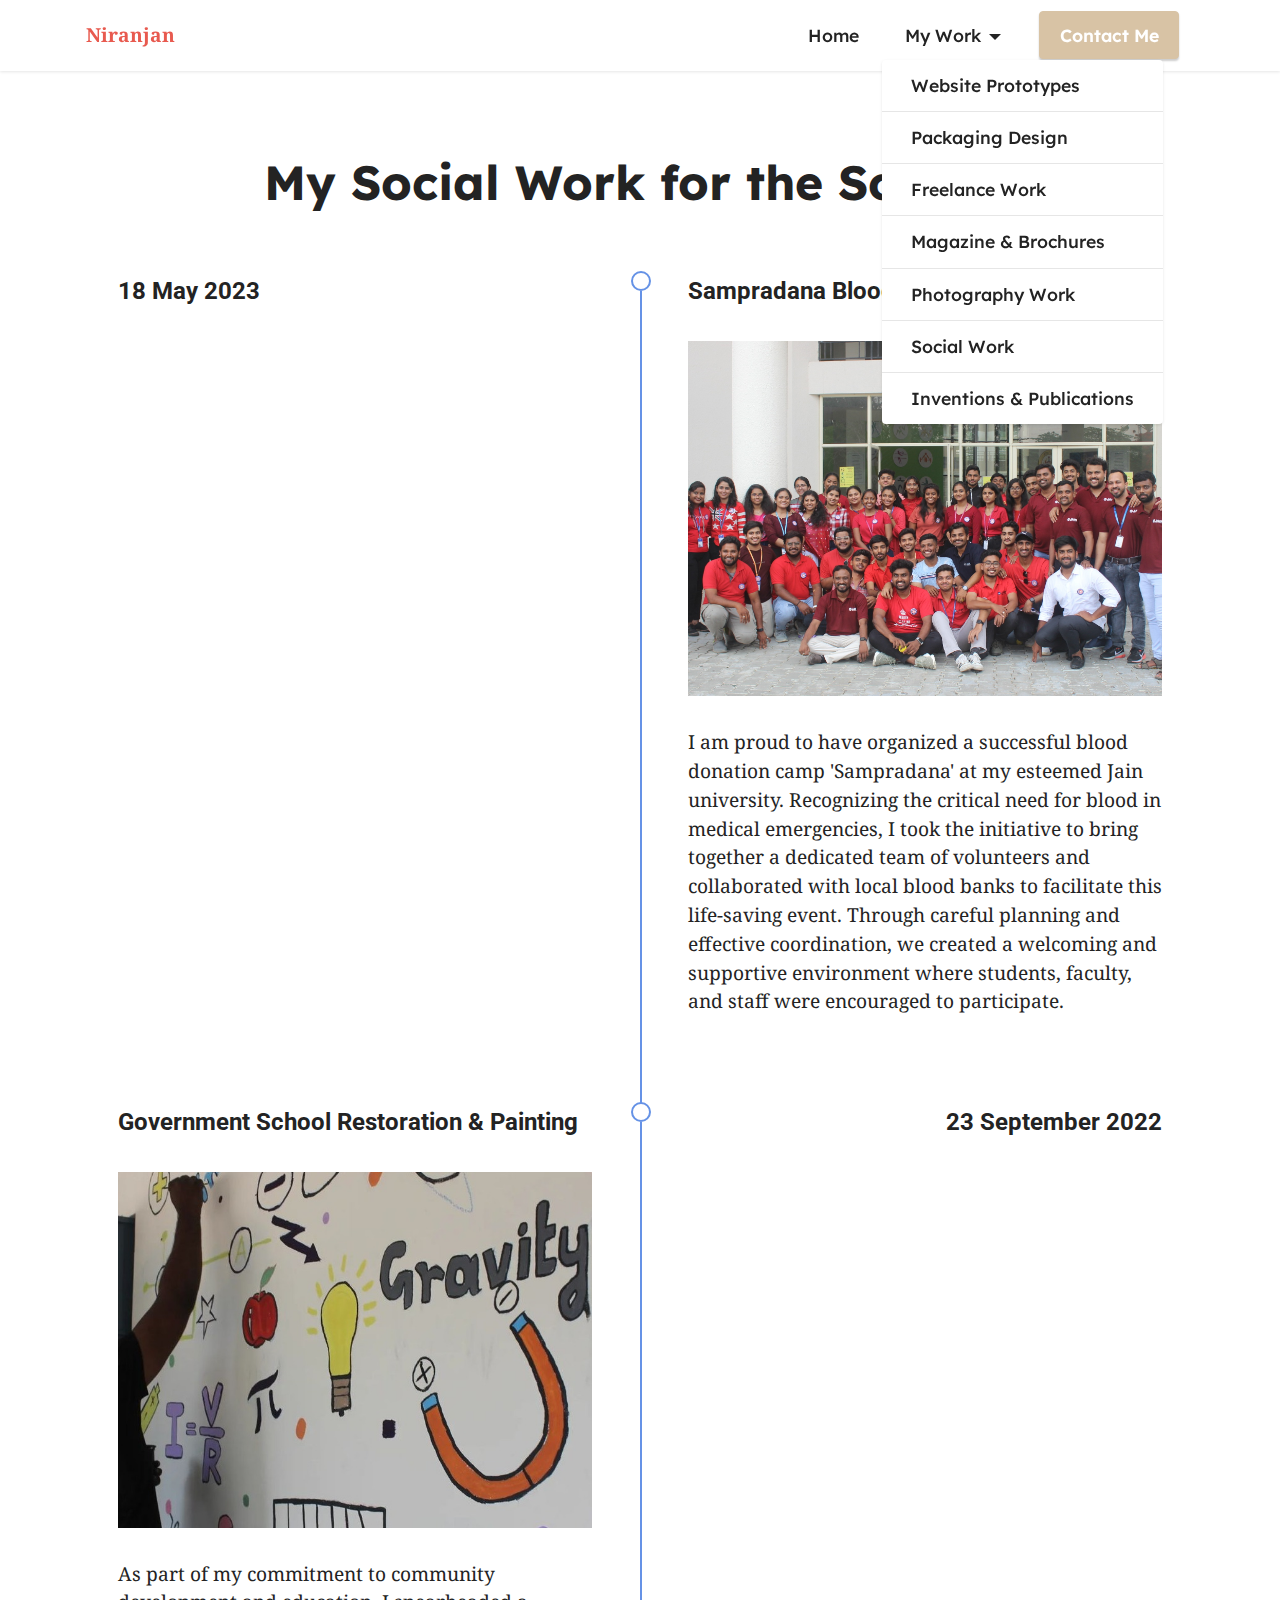
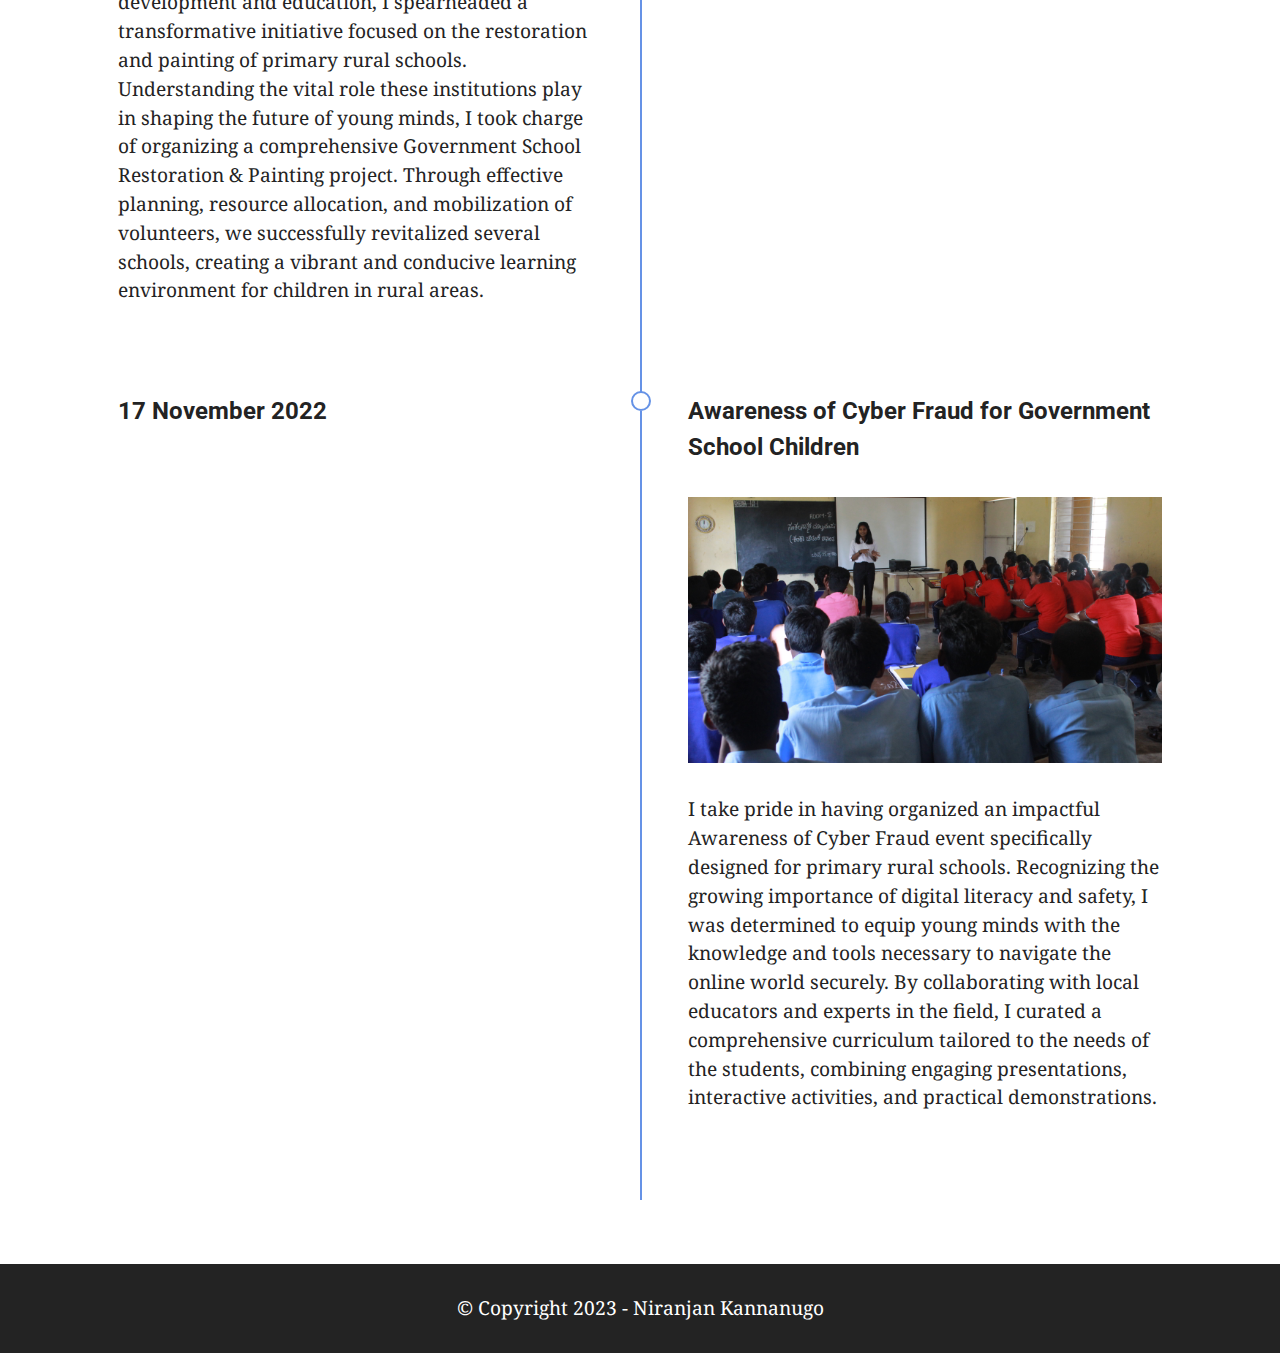
<file: page5.html>
<!DOCTYPE html>
<html  >
<head>
  <!-- Site made with Mobirise Website Builder v5.8.14, https://mobirise.com -->
  <meta charset="UTF-8">
  <meta http-equiv="X-UA-Compatible" content="IE=edge">
  <meta name="generator" content="Mobirise v5.8.14, mobirise.com">
  <meta name="viewport" content="width=device-width, initial-scale=1, minimum-scale=1">
  <link rel="shortcut icon" href="assets/images/logo.png" type="image/x-icon">
  <meta name="description" content="">
  
  
  <title>Social Work</title>
  <link rel="stylesheet" href="assets/bootstrap/css/bootstrap.min.css">
  <link rel="stylesheet" href="assets/bootstrap/css/bootstrap-grid.min.css">
  <link rel="stylesheet" href="assets/bootstrap/css/bootstrap-reboot.min.css">
  <link rel="stylesheet" href="assets/dropdown/css/style.css">
  <link rel="stylesheet" href="assets/socicon/css/styles.css">
  <link rel="stylesheet" href="assets/theme/css/style.css">
  <link rel="preload" href="https://fonts.googleapis.com/css?family=Lexend:100,200,300,400,500,600,700,800,900&display=swap" as="style" onload="this.onload=null;this.rel='stylesheet'">
  <noscript><link rel="stylesheet" href="https://fonts.googleapis.com/css?family=Lexend:100,200,300,400,500,600,700,800,900&display=swap"></noscript>
  <link rel="preload" href="https://fonts.googleapis.com/css?family=Roboto:100,100i,300,300i,400,400i,500,500i,700,700i,900,900i&display=swap" as="style" onload="this.onload=null;this.rel='stylesheet'">
  <noscript><link rel="stylesheet" href="https://fonts.googleapis.com/css?family=Roboto:100,100i,300,300i,400,400i,500,500i,700,700i,900,900i&display=swap"></noscript>
  <link rel="preload" href="https://fonts.googleapis.com/css?family=Noto+Serif:100,200,300,400,500,600,700,800,900,100i,200i,300i,400i,500i,600i,700i,800i,900i&display=swap" as="style" onload="this.onload=null;this.rel='stylesheet'">
  <noscript><link rel="stylesheet" href="https://fonts.googleapis.com/css?family=Noto+Serif:100,200,300,400,500,600,700,800,900,100i,200i,300i,400i,500i,600i,700i,800i,900i&display=swap"></noscript>
  <link rel="preload" as="style" href="assets/mobirise/css/mbr-additional.css"><link rel="stylesheet" href="assets/mobirise/css/mbr-additional.css" type="text/css">

  
  
  
</head>
<body>
  
  <section data-bs-version="5.1" class="menu menu2 cid-sFF0ciwnEL" once="menu" id="menu2-e">
    
    <nav class="navbar navbar-dropdown navbar-fixed-top navbar-expand-lg">
        <div class="container">
            <div class="navbar-brand">
                
                <span class="navbar-caption-wrap"><a class="navbar-caption text-primary display-7" href="index.html">Niranjan</a></span>
            </div>
            <button class="navbar-toggler" type="button" data-toggle="collapse" data-bs-toggle="collapse" data-target="#navbarSupportedContent" data-bs-target="#navbarSupportedContent" aria-controls="navbarNavAltMarkup" aria-expanded="false" aria-label="Toggle navigation">
                <div class="hamburger">
                    <span></span>
                    <span></span>
                    <span></span>
                    <span></span>
                </div>
            </button>
            <div class="collapse navbar-collapse" id="navbarSupportedContent">
                <ul class="navbar-nav nav-dropdown" data-app-modern-menu="true"><li class="nav-item"><a class="nav-link link text-black text-primary display-4" href="index.html">Home</a></li>
                    <li class="nav-item dropdown open"><a class="nav-link link text-black text-primary dropdown-toggle display-4" href="index.html#gallery5-3" data-toggle="dropdown-submenu" data-bs-toggle="dropdown" data-bs-auto-close="outside" aria-expanded="true">My Work</a><div class="dropdown-menu" aria-labelledby="dropdown-625"><a class="text-black text-primary dropdown-item display-4" href="page3.html">Website Prototypes</a><a class="text-black text-primary dropdown-item display-4" href="Packaging_Designs.html">Packaging Design</a><a class="text-black text-primary dropdown-item display-4" href="page6.html">Freelance Work</a><a class="text-black text-primary show dropdown-item display-4" href="page4.html">Magazine &amp; Brochures</a><a class="text-black text-primary show dropdown-item display-4" href="page2.html">Photography Work</a><a class="text-black text-primary show dropdown-item display-4" href="page5.html">Social Work</a><a class="text-black text-primary show dropdown-item display-4" href="page7.html">Inventions &amp; Publications</a></div></li></ul>
                
                <div class="navbar-buttons mbr-section-btn"><a class="btn btn-secondary display-4" href="index.html#contacts2-8">
                        Contact Me</a></div>
            </div>
        </div>
    </nav>
</section>

<section data-bs-version="5.1" class="timeline1 cid-tI0spb5AeN" id="timeline1-k">
    

    
    
    <div class="timelines-container container" mbri-timelines="">
        <div class="mbr-section-head">
            <h3 class="mbr-section-title mbr-fonts-style align-center mb-0 display-2">
                <strong>My Social Work for the Society</strong></h3>
            
        </div>
        <div class="row timeline-element mb-2 mt-4">
            <div class="timeline-date col-12 col-md-6">
                <div class="timeline-date-wrapper">
                    <p class="mbr-timeline-date mbr-fonts-style display-5"><strong>18 May 2023</strong></p>
                </div>
            </div>
            <span class="iconBackground"></span>
            <div class="col-12 col-md-6">
                <div class="timeline-text-wrapper">
                    <h4 class="mbr-timeline-title mbr-fonts-style mb-4 display-5">
                        <strong>Sampradana Blood Donation Drive</strong></h4>
                    <div class="image-wrapper mb-4">
                        <img src="assets/images/img-7226.jpeg" alt="Mobirise Website Builder" title="">
                    </div>
                    <p class="mbr-text mbr-fonts-style display-7">
                        I am proud to have organized a successful blood donation camp 'Sampradana' at my esteemed Jain university. Recognizing the critical need for blood in medical emergencies, I took the initiative to bring together a dedicated team of volunteers and collaborated with local blood banks to facilitate this life-saving event. Through careful planning and effective coordination, we created a welcoming and supportive environment where students, faculty, and staff were encouraged to participate. 
                    </p>
                </div>
            </div>
        </div>
        <div class="row timeline-element mb-2">
            <div class="col-12 col-md-6">
                <div class="timeline-text-wrapper">
                    <h4 class="mbr-timeline-title mbr-fonts-style mb-4 display-5">
                        <strong>Government School Restoration &amp; Painting</strong></h4>
                    <div class="image-wrapper mb-4">
                        <img src="assets/images/whatsapp-image-2023-06-23-at-18.06.30.jpeg" alt="Mobirise Website Builder" title="">
                    </div>
                    <p class="mbr-text mbr-fonts-style display-7">
                        As part of my commitment to community development and education, I spearheaded a transformative initiative focused on the restoration and painting of primary rural schools. Understanding the vital role these institutions play in shaping the future of young minds, I took charge of organizing a comprehensive Government School Restoration &amp; Painting project. Through effective planning, resource allocation, and mobilization of volunteers, we successfully revitalized several schools, creating a vibrant and conducive learning environment for children in rural areas.
                    </p>
                </div>
            </div>
            <span class="iconBackground"></span>
            <div class="timeline-date col-12 col-md-6">
                <div class="timeline-date-wrapper">
                    <p class="mbr-timeline-date mbr-fonts-style display-5">
                        <strong>23 September 2022</strong></p>
                </div>
            </div>
        </div>
        <div class="row timeline-element mb-2">
            <div class="timeline-date col-12 col-md-6">
                <div class="timeline-date-wrapper">
                    <p class="mbr-timeline-date mbr-fonts-style display-5"><strong>17 November 2022</strong></p>
                </div>
            </div>
            <span class="iconBackground"></span>
            <div class="col-12 col-md-6">
                <div class="timeline-text-wrapper">
                    <h4 class="mbr-timeline-title mbr-fonts-style mb-4 display-5">
                        <strong>Awareness of Cyber Fraud for Government School Children</strong></h4>
                    <div class="image-wrapper mb-4">
                        <img src="assets/images/img-2375.jpg" alt="Mobirise Website Builder" title="">
                    </div>
                    <p class="mbr-text mbr-fonts-style display-7">I take pride in having organized an impactful Awareness of Cyber Fraud event specifically designed for primary rural schools. Recognizing the growing importance of digital literacy and safety, I was determined to equip young minds with the knowledge and tools necessary to navigate the online world securely. By collaborating with local educators and experts in the field, I curated a comprehensive curriculum tailored to the needs of the students, combining engaging presentations, interactive activities, and practical demonstrations.&nbsp;</p>
                </div>
            </div>
        </div>
        
        
        
        
        
        
        
        
        
    </div>
</section>

<section data-bs-version="5.1" class="footer7 cid-sFF3CYc3p7" once="footers" id="footer7-f">

    

    

    <div class="container">
        <div class="media-container-row align-center mbr-white">
            <div class="col-12">
                <p class="mbr-text mb-0 mbr-fonts-style display-7">
                    © Copyright 2023 - Niranjan Kannanugo</p>
            </div>
        </div>
    </div>

  
</body>
</html>
</file>
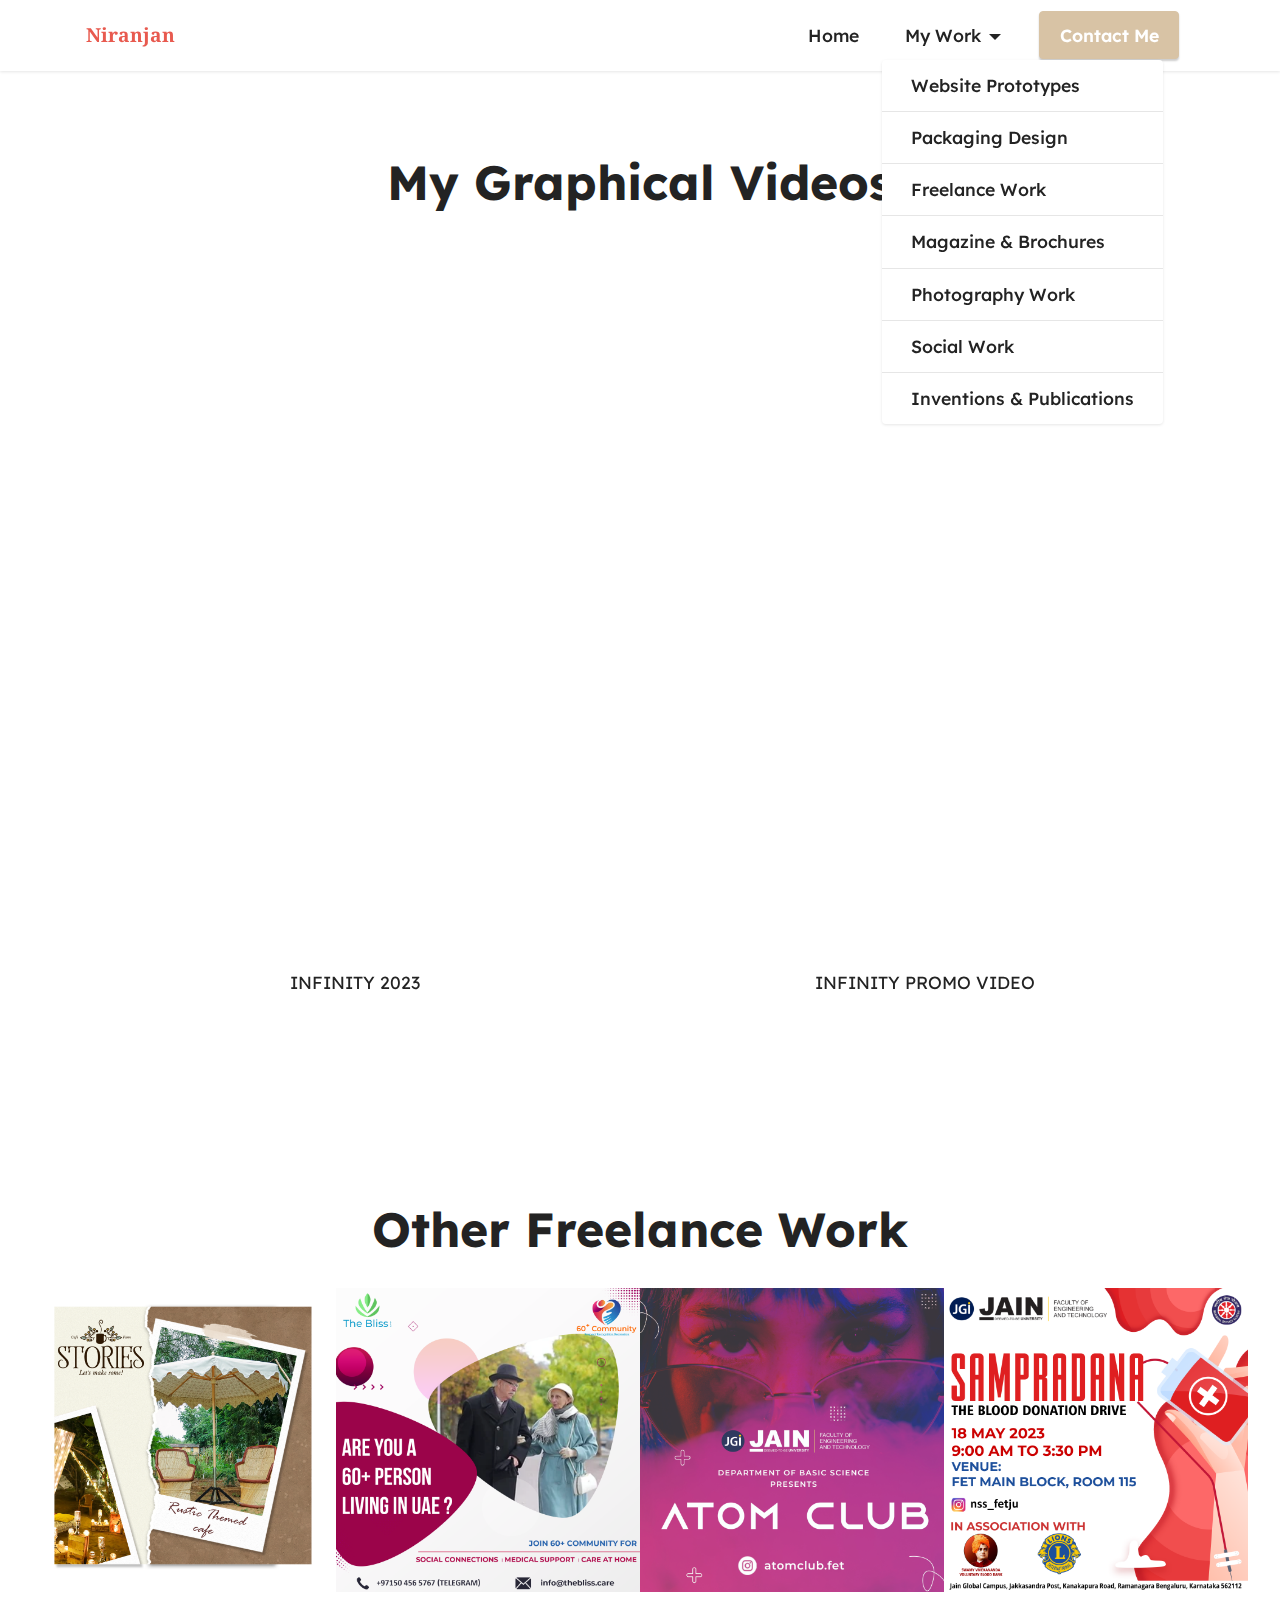
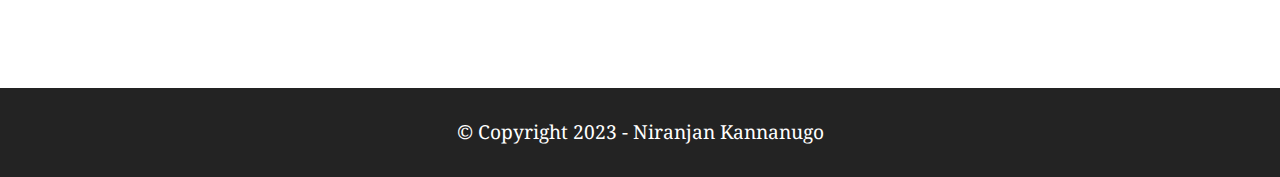
<file: page6.html>
<!DOCTYPE html>
<html  >
<head>
  <!-- Site made with Mobirise Website Builder v5.8.14, https://mobirise.com -->
  <meta charset="UTF-8">
  <meta http-equiv="X-UA-Compatible" content="IE=edge">
  <meta name="generator" content="Mobirise v5.8.14, mobirise.com">
  <meta name="viewport" content="width=device-width, initial-scale=1, minimum-scale=1">
  <link rel="shortcut icon" href="assets/images/logo.png" type="image/x-icon">
  <meta name="description" content="">
  
  
  <title>Freelance Work</title>
  <link rel="stylesheet" href="assets/web/assets/mobirise-icons2/mobirise2.css">
  <link rel="stylesheet" href="assets/bootstrap/css/bootstrap.min.css">
  <link rel="stylesheet" href="assets/bootstrap/css/bootstrap-grid.min.css">
  <link rel="stylesheet" href="assets/bootstrap/css/bootstrap-reboot.min.css">
  <link rel="stylesheet" href="assets/dropdown/css/style.css">
  <link rel="stylesheet" href="assets/socicon/css/styles.css">
  <link rel="stylesheet" href="assets/theme/css/style.css">
  <link rel="preload" href="https://fonts.googleapis.com/css?family=Lexend:100,200,300,400,500,600,700,800,900&display=swap" as="style" onload="this.onload=null;this.rel='stylesheet'">
  <noscript><link rel="stylesheet" href="https://fonts.googleapis.com/css?family=Lexend:100,200,300,400,500,600,700,800,900&display=swap"></noscript>
  <link rel="preload" href="https://fonts.googleapis.com/css?family=Roboto:100,100i,300,300i,400,400i,500,500i,700,700i,900,900i&display=swap" as="style" onload="this.onload=null;this.rel='stylesheet'">
  <noscript><link rel="stylesheet" href="https://fonts.googleapis.com/css?family=Roboto:100,100i,300,300i,400,400i,500,500i,700,700i,900,900i&display=swap"></noscript>
  <link rel="preload" href="https://fonts.googleapis.com/css?family=Noto+Serif:100,200,300,400,500,600,700,800,900,100i,200i,300i,400i,500i,600i,700i,800i,900i&display=swap" as="style" onload="this.onload=null;this.rel='stylesheet'">
  <noscript><link rel="stylesheet" href="https://fonts.googleapis.com/css?family=Noto+Serif:100,200,300,400,500,600,700,800,900,100i,200i,300i,400i,500i,600i,700i,800i,900i&display=swap"></noscript>
  <link rel="preload" as="style" href="assets/mobirise/css/mbr-additional.css"><link rel="stylesheet" href="assets/mobirise/css/mbr-additional.css" type="text/css">

  
  
  
</head>
<body>
  
  <section data-bs-version="5.1" class="menu menu2 cid-sFF0ciwnEL" once="menu" id="menu2-g">
    
    <nav class="navbar navbar-dropdown navbar-fixed-top navbar-expand-lg">
        <div class="container">
            <div class="navbar-brand">
                
                <span class="navbar-caption-wrap"><a class="navbar-caption text-primary display-7" href="index.html">Niranjan</a></span>
            </div>
            <button class="navbar-toggler" type="button" data-toggle="collapse" data-bs-toggle="collapse" data-target="#navbarSupportedContent" data-bs-target="#navbarSupportedContent" aria-controls="navbarNavAltMarkup" aria-expanded="false" aria-label="Toggle navigation">
                <div class="hamburger">
                    <span></span>
                    <span></span>
                    <span></span>
                    <span></span>
                </div>
            </button>
            <div class="collapse navbar-collapse" id="navbarSupportedContent">
                <ul class="navbar-nav nav-dropdown" data-app-modern-menu="true"><li class="nav-item"><a class="nav-link link text-black text-primary display-4" href="index.html">Home</a></li>
                    <li class="nav-item dropdown open"><a class="nav-link link text-black text-primary dropdown-toggle display-4" href="index.html#gallery5-3" data-toggle="dropdown-submenu" data-bs-toggle="dropdown" data-bs-auto-close="outside" aria-expanded="true">My Work</a><div class="dropdown-menu" aria-labelledby="dropdown-625"><a class="text-black text-primary dropdown-item display-4" href="page3.html">Website Prototypes</a><a class="text-black text-primary dropdown-item display-4" href="Packaging_Designs.html">Packaging Design</a><a class="text-black text-primary dropdown-item display-4" href="page6.html">Freelance Work</a><a class="text-black text-primary show dropdown-item display-4" href="page4.html">Magazine &amp; Brochures</a><a class="text-black text-primary show dropdown-item display-4" href="page2.html">Photography Work</a><a class="text-black text-primary show dropdown-item display-4" href="page5.html">Social Work</a><a class="text-black text-primary show dropdown-item display-4" href="page7.html">Inventions &amp; Publications</a></div></li></ul>
                
                <div class="navbar-buttons mbr-section-btn"><a class="btn btn-secondary display-4" href="index.html#contacts2-8">
                        Contact Me</a></div>
            </div>
        </div>
    </nav>
</section>

<section data-bs-version="5.1" class="video3 cid-tI0iODKcCW" id="video3-i">
    
    
    
    <div class="container">
        <div class="mbr-section-head">
            <h4 class="mbr-section-title mbr-fonts-style mb-0 display-2">
                <strong>My Graphical Videos</strong></h4>
            <h5 class="mbr-section-subtitle mbr-fonts-style mb-0 mt-2 display-7"></h5>
        </div>
        <div class="row mt-4">
            <div class="col-12 col-md-6 video-block">
                <div class="video-wrapper"><iframe class="mbr-embedded-video" src="https://www.youtube.com/embed/SujSiOXuevg?rel=0&amp;amp;mute=1&amp;showinfo=0&amp;autoplay=1&amp;loop=1&amp;playlist=SujSiOXuevg" width="1280" height="720" frameborder="0" allowfullscreen></iframe></div>
                <p class="mbr-text pt-2 mbr-fonts-style display-4">
                    INFINITY 2023</p>
            </div>
            <div class="col-12 col-md-6 video-block">
                <div class="video-wrapper"><iframe class="mbr-embedded-video" src="https://www.youtube.com/embed/XqyF8PGdtIg?rel=0&amp;amp;mute=1&amp;showinfo=0&amp;autoplay=1&amp;loop=1&amp;playlist=XqyF8PGdtIg" width="1280" height="720" frameborder="0" allowfullscreen></iframe></div>
                <p class="mbr-text pt-2 mbr-fonts-style display-4">
                    INFINITY PROMO VIDEO</p>
            </div>
        </div>
    </div>
</section>

<section data-bs-version="5.1" class="gallery6 mbr-gallery cid-tI0iStMJYF" id="gallery6-j">
    

    
    

    <div class="container-fluid">
        <div class="mbr-section-head">
            <h3 class="mbr-section-title mbr-fonts-style align-center m-0 display-2"><strong>Other Freelance Work</strong></h3>
            
        </div>
        <div class="row mbr-gallery mt-4">
            <div class="col-12 col-md-6 col-lg-3 item gallery-image">
                <div class="item-wrapper" data-toggle="modal" data-bs-toggle="modal" data-target="#tI1P4HpxxB-modal" data-bs-target="#tI1P4HpxxB-modal">
                    <img class="w-100" src="assets/images/2-1.png" alt="Mobirise Website Builder" data-slide-to="0" data-bs-slide-to="0" data-target="#lb-tI1P4HpxxB" data-bs-target="#lb-tI1P4HpxxB">
                    <div class="icon-wrapper">
                        <span class="mobi-mbri mobi-mbri-search mbr-iconfont mbr-iconfont-btn"></span>
                    </div>
                </div>
                
            </div>
            <div class="col-12 col-md-6 col-lg-3 item gallery-image">
                <div class="item-wrapper" data-toggle="modal" data-bs-toggle="modal" data-target="#tI1P4HpxxB-modal" data-bs-target="#tI1P4HpxxB-modal">
                    <img class="w-100" src="assets/images/60-insta-post-european.png" alt="Mobirise Website Builder" data-slide-to="1" data-bs-slide-to="1" data-target="#lb-tI1P4HpxxB" data-bs-target="#lb-tI1P4HpxxB">
                    <div class="icon-wrapper">
                        <span class="mobi-mbri mobi-mbri-search mbr-iconfont mbr-iconfont-btn"></span>
                    </div>
                </div>
                
            </div>
            <div class="col-12 col-md-6 col-lg-3 item gallery-image">
                <div class="item-wrapper" data-toggle="modal" data-bs-toggle="modal" data-target="#tI1P4HpxxB-modal" data-bs-target="#tI1P4HpxxB-modal">
                    <img class="w-100" src="assets/images/promoo.jpg" alt="Mobirise Website Builder" data-slide-to="2" data-bs-slide-to="2" data-target="#lb-tI1P4HpxxB" data-bs-target="#lb-tI1P4HpxxB">
                    <div class="icon-wrapper">
                        <span class="mobi-mbri mobi-mbri-search mbr-iconfont mbr-iconfont-btn"></span>
                    </div>
                </div>
                
            </div>
            <div class="col-12 col-md-6 col-lg-3 item gallery-image">
                <div class="item-wrapper" data-toggle="modal" data-bs-toggle="modal" data-target="#tI1P4HpxxB-modal" data-bs-target="#tI1P4HpxxB-modal">
                    <img class="w-100" src="assets/images/sampradana-4x4.png" alt="Mobirise Website Builder" data-slide-to="3" data-bs-slide-to="3" data-target="#lb-tI1P4HpxxB" data-bs-target="#lb-tI1P4HpxxB">
                    <div class="icon-wrapper">
                        <span class="mobi-mbri mobi-mbri-search mbr-iconfont mbr-iconfont-btn"></span>
                    </div>
                </div>
                
            </div>
        </div>

        <div class="modal mbr-slider" tabindex="-1" role="dialog" aria-hidden="true" id="tI1P4HpxxB-modal">
            <div class="modal-dialog" role="document">
                <div class="modal-content">
                    <div class="modal-body">
                        <div class="carousel slide" id="lb-tI1P4HpxxB" data-interval="5000" data-bs-interval="5000">
                            <div class="carousel-inner">
                                <div class="carousel-item active">
                                    <img class="d-block w-100" src="assets/images/2-1.png" alt="Mobirise Website Builder">
                                </div>
                                <div class="carousel-item">
                                    <img class="d-block w-100" src="assets/images/60-insta-post-european.png" alt="Mobirise Website Builder">
                                </div>
                                <div class="carousel-item">
                                    <img class="d-block w-100" src="assets/images/promoo.jpg" alt="Mobirise Website Builder">
                                </div>
                                <div class="carousel-item">
                                    <img class="d-block w-100" src="assets/images/sampradana-4x4.png" alt="Mobirise Website Builder">
                                </div>
                            </div>
                            <ol class="carousel-indicators">
                                <li data-slide-to="0" data-bs-slide-to="0" class="active" data-target="#lb-tI1P4HpxxB" data-bs-target="#lb-tI1P4HpxxB"></li>
                                <li data-slide-to="1" data-bs-slide-to="1" data-target="#lb-tI1P4HpxxB" data-bs-target="#lb-tI1P4HpxxB"></li>
                                <li data-slide-to="2" data-bs-slide-to="2" data-target="#lb-tI1P4HpxxB" data-bs-target="#lb-tI1P4HpxxB"></li>
                                <li data-slide-to="3" data-bs-slide-to="3" data-target="#lb-tI1P4HpxxB" data-bs-target="#lb-tI1P4HpxxB"></li>
                            </ol>
                            <a role="button" href="" class="close" data-dismiss="modal" data-bs-dismiss="modal" aria-label="Close">
                            </a>
                            <a class="carousel-control-prev carousel-control" role="button" data-slide="prev" data-bs-slide="prev" href="#lb-tI1P4HpxxB">
                                <span class="mobi-mbri mobi-mbri-arrow-prev" aria-hidden="true"></span>
                                <span class="sr-only visually-hidden">Previous</span>
                            </a>
                            <a class="carousel-control-next carousel-control" role="button" data-slide="next" data-bs-slide="next" href="#lb-tI1P4HpxxB">
                                <span class="mobi-mbri mobi-mbri-arrow-next" aria-hidden="true"></span>
                                <span class="sr-only visually-hidden">Next</span>
                            </a>
                        </div>
                    </div>
                </div>
            </div>
        </div>
    </div>
</section>

<section data-bs-version="5.1" class="footer7 cid-sFF3CYc3p7" once="footers" id="footer7-h">

    

    

    <div class="container">
        <div class="media-container-row align-center mbr-white">
            <div class="col-12">
                <p class="mbr-text mb-0 mbr-fonts-style display-7">
                    © Copyright 2023 - Niranjan Kannanugo</p>
            </div>
        </div>
    </div>

  
</body>
</html>
</file>
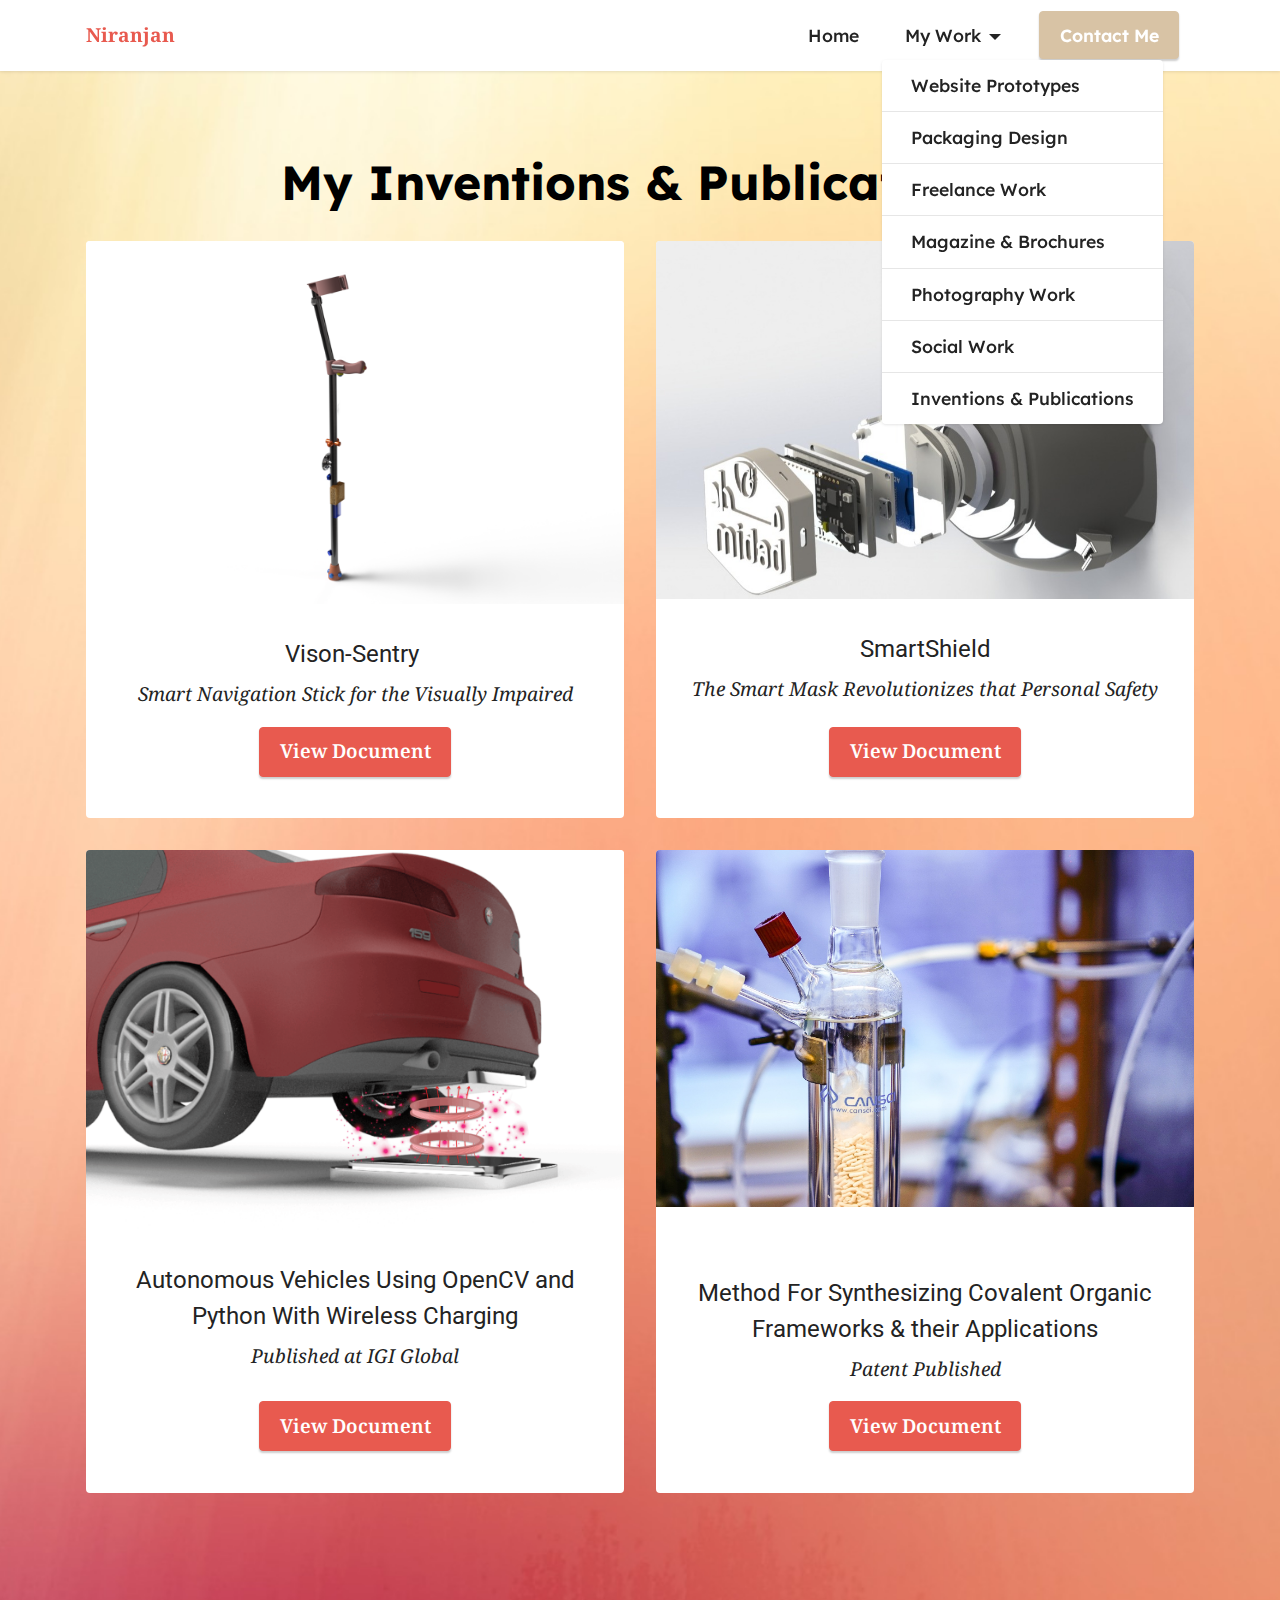
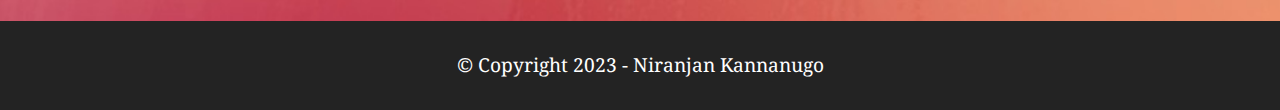
<file: page7.html>
<!DOCTYPE html>
<html  >
<head>
  <!-- Site made with Mobirise Website Builder v5.8.14, https://mobirise.com -->
  <meta charset="UTF-8">
  <meta http-equiv="X-UA-Compatible" content="IE=edge">
  <meta name="generator" content="Mobirise v5.8.14, mobirise.com">
  <meta name="viewport" content="width=device-width, initial-scale=1, minimum-scale=1">
  <link rel="shortcut icon" href="assets/images/logo.png" type="image/x-icon">
  <meta name="description" content="">
  
  
  <title>Inventions &amp; Publications</title>
  <link rel="stylesheet" href="assets/bootstrap/css/bootstrap.min.css">
  <link rel="stylesheet" href="assets/bootstrap/css/bootstrap-grid.min.css">
  <link rel="stylesheet" href="assets/bootstrap/css/bootstrap-reboot.min.css">
  <link rel="stylesheet" href="assets/dropdown/css/style.css">
  <link rel="stylesheet" href="assets/socicon/css/styles.css">
  <link rel="stylesheet" href="assets/theme/css/style.css">
  <link rel="preload" href="https://fonts.googleapis.com/css?family=Lexend:100,200,300,400,500,600,700,800,900&display=swap" as="style" onload="this.onload=null;this.rel='stylesheet'">
  <noscript><link rel="stylesheet" href="https://fonts.googleapis.com/css?family=Lexend:100,200,300,400,500,600,700,800,900&display=swap"></noscript>
  <link rel="preload" href="https://fonts.googleapis.com/css?family=Roboto:100,100i,300,300i,400,400i,500,500i,700,700i,900,900i&display=swap" as="style" onload="this.onload=null;this.rel='stylesheet'">
  <noscript><link rel="stylesheet" href="https://fonts.googleapis.com/css?family=Roboto:100,100i,300,300i,400,400i,500,500i,700,700i,900,900i&display=swap"></noscript>
  <link rel="preload" href="https://fonts.googleapis.com/css?family=Noto+Serif:100,200,300,400,500,600,700,800,900,100i,200i,300i,400i,500i,600i,700i,800i,900i&display=swap" as="style" onload="this.onload=null;this.rel='stylesheet'">
  <noscript><link rel="stylesheet" href="https://fonts.googleapis.com/css?family=Noto+Serif:100,200,300,400,500,600,700,800,900,100i,200i,300i,400i,500i,600i,700i,800i,900i&display=swap"></noscript>
  <link rel="preload" as="style" href="assets/mobirise/css/mbr-additional.css"><link rel="stylesheet" href="assets/mobirise/css/mbr-additional.css" type="text/css">

  
  
  
</head>
<body>
  
  <section data-bs-version="5.1" class="menu menu2 cid-sFF0ciwnEL" once="menu" id="menu2-m">
    
    <nav class="navbar navbar-dropdown navbar-fixed-top navbar-expand-lg">
        <div class="container">
            <div class="navbar-brand">
                
                <span class="navbar-caption-wrap"><a class="navbar-caption text-primary display-7" href="index.html">Niranjan</a></span>
            </div>
            <button class="navbar-toggler" type="button" data-toggle="collapse" data-bs-toggle="collapse" data-target="#navbarSupportedContent" data-bs-target="#navbarSupportedContent" aria-controls="navbarNavAltMarkup" aria-expanded="false" aria-label="Toggle navigation">
                <div class="hamburger">
                    <span></span>
                    <span></span>
                    <span></span>
                    <span></span>
                </div>
            </button>
            <div class="collapse navbar-collapse" id="navbarSupportedContent">
                <ul class="navbar-nav nav-dropdown" data-app-modern-menu="true"><li class="nav-item"><a class="nav-link link text-black text-primary display-4" href="index.html">Home</a></li>
                    <li class="nav-item dropdown open"><a class="nav-link link text-black text-primary dropdown-toggle display-4" href="index.html#gallery5-3" data-toggle="dropdown-submenu" data-bs-toggle="dropdown" data-bs-auto-close="outside" aria-expanded="true">My Work</a><div class="dropdown-menu" aria-labelledby="dropdown-625"><a class="text-black text-primary dropdown-item display-4" href="page3.html">Website Prototypes</a><a class="text-black text-primary dropdown-item display-4" href="Packaging_Designs.html">Packaging Design</a><a class="text-black text-primary dropdown-item display-4" href="page6.html">Freelance Work</a><a class="text-black text-primary show dropdown-item display-4" href="page4.html">Magazine &amp; Brochures</a><a class="text-black text-primary show dropdown-item display-4" href="page2.html">Photography Work</a><a class="text-black text-primary show dropdown-item display-4" href="page5.html">Social Work</a><a class="text-black text-primary show dropdown-item display-4" href="page7.html">Inventions &amp; Publications</a></div></li></ul>
                
                <div class="navbar-buttons mbr-section-btn"><a class="btn btn-secondary display-4" href="index.html#contacts2-8">
                        Contact Me</a></div>
            </div>
        </div>
    </nav>
</section>

<section data-bs-version="5.1" class="gallery2 cid-tI0zJgAjZf" id="gallery2-o">
    
    
    <div class="container">
        <div class="mbr-section-head">
            <h4 class="mbr-section-title mbr-fonts-style align-center mb-0 display-2"><strong>My Inventions &amp; Publications</strong></h4>
            
        </div>
        <div class="row mt-4">
            <div class="item features-image сol-12 col-md-6 col-lg-6">
                <div class="item-wrapper">
                    <div class="item-img">
                        <img src="assets/images/full-stick.png" alt="Mobirise Website Builder">
                    </div>
                    <div class="item-content">
                        <h5 class="item-title mbr-fonts-style display-5">Vison-Sentry&nbsp;</h5>
                        <h6 class="item-subtitle mbr-fonts-style mt-1 display-7"><em>Smart Navigation Stick for the Visually Impaired</em></h6>
                        
                    </div>
                    <div class="mbr-section-btn item-footer mt-2"><a href="https://drive.google.com/file/d/1HgASuO5iCyMMpEsUGOWahmt-nuKsWQsr/view?usp=sharing" class="btn btn-primary item-btn display-7" target="_blank">View Document</a></div>
                </div>
            </div>
            <div class="item features-image сol-12 col-md-6 col-lg-6">
                <div class="item-wrapper">
                    <div class="item-img">
                        <img src="assets/images/midad-3d-4.jpeg" alt="Mobirise Website Builder">
                    </div>
                    <div class="item-content">
                        <h5 class="item-title mbr-fonts-style display-5">SmartShield</h5>
                        <h6 class="item-subtitle mbr-fonts-style mt-1 display-7"><em>The Smart Mask Revolutionizes that Personal Safety</em></h6>
                        
                    </div>
                    <div class="mbr-section-btn item-footer mt-2"><a href="https://drive.google.com/file/d/1SfL_ZlAwBZ_rw2rzlMmCSDcdW7e8joHB/view?usp=sharing" class="btn btn-primary item-btn display-7" target="_blank">View Document</a></div>
                </div>
            </div>
            <div class="item features-image сol-12 col-md-6 col-lg-6">
                <div class="item-wrapper">
                    <div class="item-img">
                        <img src="assets/images/sedan-min-1256x888.png" alt="Mobirise Website Builder">
                    </div>
                    <div class="item-content">
                        <h5 class="item-title mbr-fonts-style display-5">Autonomous Vehicles Using OpenCV and Python With Wireless Charging</h5>
                        <h6 class="item-subtitle mbr-fonts-style mt-1 display-7"><em>Published at IGI Global</em></h6>
                        
                    </div>
                    <div class="mbr-section-btn item-footer mt-2"><a href="https://www.igi-global.com/chapter/autonomous-vehicles-using-opencv-and-python-with-wireless-charging/318628" class="btn btn-primary item-btn display-7" target="_blank">View Document</a></div>
                </div>
            </div>
            <div class="item features-image сol-12 col-md-6 col-lg-6">
                <div class="item-wrapper">
                    <div class="item-img">
                        <img src="assets/images/mbr-5.jpg" alt="Mobirise Website Builder" title="">
                    </div>
                    <div class="item-content">
                        <h5 class="item-title mbr-fonts-style display-5">
<div><br></div><div>Method For Synthesizing Covalent Organic Frameworks &amp; their Applications</div></h5>
                        <h6 class="item-subtitle mbr-fonts-style mt-1 display-7"><em>Patent&nbsp;</em><span style="font-size: 19.2px;"><em>Published</em></span></h6>
                        
                    </div>
                    <div class="mbr-section-btn item-footer mt-2"><a href="https://www.quickcompany.in/patents/method-for-synthesizing-covalent-organic-frameworks-and-their-applications" class="btn btn-primary item-btn display-7" target="_blank">View Document</a></div>
                </div>
            </div>
        </div>
    </div>
</section>

<section data-bs-version="5.1" class="footer7 cid-sFF3CYc3p7" once="footers" id="footer7-n">

    

    

    <div class="container">
        <div class="media-container-row align-center mbr-white">
            <div class="col-12">
                <p class="mbr-text mb-0 mbr-fonts-style display-7">
                    © Copyright 2023 - Niranjan Kannanugo</p>
            </div>
        </div>
    </div>

  
</body>
</html>
</file>
<file: assets/web/assets/mobirise-icons2/mobirise2.css>
@font-face {
  font-family: 'Moririse2';
  font-display: swap;
  src:  url('mobirise2.eot?f2bix4');
  src:  url('mobirise2.eot?f2bix4#iefix') format('embedded-opentype'),
    url('mobirise2.ttf?f2bix4') format('truetype'),
    url('mobirise2.woff?f2bix4') format('woff'),
    url('mobirise2.svg?f2bix4#mobirise2') format('svg');
  font-weight: normal;
  font-style: normal;
}

[class^="mobi-"], [class*=" mobi-"] {
  /* use !important to prevent issues with browser extensions that change fonts */
  font-family: 'Moririse2' !important;
  speak: none;
  font-style: normal;
  font-weight: normal;
  font-variant: normal;
  text-transform: none;
  line-height: 1;

  /* Better Font Rendering =========== */
  -webkit-font-smoothing: antialiased;
  -moz-osx-font-smoothing: grayscale;
}

.mobi-mbri-add-submenu:before {
  content: "\e900";
}
.mobi-mbri-alert:before {
  content: "\e901";
}
.mobi-mbri-align-center:before {
  content: "\e902";
}
.mobi-mbri-align-justify:before {
  content: "\e903";
}
.mobi-mbri-align-left:before {
  content: "\e904";
}
.mobi-mbri-align-right:before {
  content: "\e905";
}
.mobi-mbri-android:before {
  content: "\e906";
}
.mobi-mbri-apple:before {
  content: "\e907";
}
.mobi-mbri-arrow-down:before {
  content: "\e908";
}
.mobi-mbri-arrow-next:before {
  content: "\e909";
}
.mobi-mbri-arrow-prev:before {
  content: "\e90a";
}
.mobi-mbri-arrow-up:before {
  content: "\e90b";
}
.mobi-mbri-bold:before {
  content: "\e90c";
}
.mobi-mbri-bookmark:before {
  content: "\e90d";
}
.mobi-mbri-bootstrap:before {
  content: "\e90e";
}
.mobi-mbri-briefcase:before {
  content: "\e90f";
}
.mobi-mbri-browse:before {
  content: "\e910";
}
.mobi-mbri-bulleted-list:before {
  content: "\e911";
}
.mobi-mbri-calendar:before {
  content: "\e912";
}
.mobi-mbri-camera:before {
  content: "\e913";
}
.mobi-mbri-cart-add:before {
  content: "\e914";
}
.mobi-mbri-cart-full:before {
  content: "\e915";
}
.mobi-mbri-cash:before {
  content: "\e916";
}
.mobi-mbri-change-style:before {
  content: "\e917";
}
.mobi-mbri-chat:before {
  content: "\e918";
}
.mobi-mbri-clock:before {
  content: "\e919";
}
.mobi-mbri-close:before {
  content: "\e91a";
}
.mobi-mbri-cloud:before {
  content: "\e91b";
}
.mobi-mbri-code:before {
  content: "\e91c";
}
.mobi-mbri-contact-form:before {
  content: "\e91d";
}
.mobi-mbri-credit-card:before {
  content: "\e91e";
}
.mobi-mbri-cursor-click:before {
  content: "\e91f";
}
.mobi-mbri-cust-feedback:before {
  content: "\e920";
}
.mobi-mbri-database:before {
  content: "\e921";
}
.mobi-mbri-delivery:before {
  content: "\e922";
}
.mobi-mbri-desktop:before {
  content: "\e923";
}
.mobi-mbri-devices:before {
  content: "\e924";
}
.mobi-mbri-down:before {
  content: "\e925";
}
.mobi-mbri-download-2:before {
  content: "\e926";
}
.mobi-mbri-download:before {
  content: "\e927";
}
.mobi-mbri-drag-n-drop-2:before {
  content: "\e928";
}
.mobi-mbri-drag-n-drop:before {
  content: "\e929";
}
.mobi-mbri-edit-2:before {
  content: "\e92a";
}
.mobi-mbri-edit:before {
  content: "\e92b";
}
.mobi-mbri-error:before {
  content: "\e92c";
}
.mobi-mbri-extension:before {
  content: "\e92d";
}
.mobi-mbri-features:before {
  content: "\e92e";
}
.mobi-mbri-file:before {
  content: "\e92f";
}
.mobi-mbri-flag:before {
  content: "\e930";
}
.mobi-mbri-folder:before {
  content: "\e931";
}
.mobi-mbri-gift:before {
  content: "\e932";
}
.mobi-mbri-github:before {
  content: "\e933";
}
.mobi-mbri-globe-2:before {
  content: "\e934";
}
.mobi-mbri-globe:before {
  content: "\e935";
}
.mobi-mbri-growing-chart:before {
  content: "\e936";
}
.mobi-mbri-hearth:before {
  content: "\e937";
}
.mobi-mbri-help:before {
  content: "\e938";
}
.mobi-mbri-home:before {
  content: "\e939";
}
.mobi-mbri-hot-cup:before {
  content: "\e93a";
}
.mobi-mbri-idea:before {
  content: "\e93b";
}
.mobi-mbri-image-gallery:before {
  content: "\e93c";
}
.mobi-mbri-image-slider:before {
  content: "\e93d";
}
.mobi-mbri-info:before {
  content: "\e93e";
}
.mobi-mbri-italic:before {
  content: "\e93f";
}
.mobi-mbri-key:before {
  content: "\e940";
}
.mobi-mbri-laptop:before {
  content: "\e941";
}
.mobi-mbri-layers:before {
  content: "\e942";
}
.mobi-mbri-left-right:before {
  content: "\e943";
}
.mobi-mbri-left:before {
  content: "\e944";
}
.mobi-mbri-letter:before {
  content: "\e945";
}
.mobi-mbri-like:before {
  content: "\e946";
}
.mobi-mbri-link:before {
  content: "\e947";
}
.mobi-mbri-lock:before {
  content: "\e948";
}
.mobi-mbri-login:before {
  content: "\e949";
}
.mobi-mbri-logout:before {
  content: "\e94a";
}
.mobi-mbri-magic-stick:before {
  content: "\e94b";
}
.mobi-mbri-map-pin:before {
  content: "\e94c";
}
.mobi-mbri-menu:before {
  content: "\e94d";
}
.mobi-mbri-mobile-2:before {
  content: "\e94e";
}
.mobi-mbri-mobile-horizontal:before {
  content: "\e94f";
}
.mobi-mbri-mobile:before {
  content: "\e950";
}
.mobi-mbri-mobirise:before {
  content: "\e951";
}
.mobi-mbri-more-horizontal:before {
  content: "\e952";
}
.mobi-mbri-more-vertical:before {
  content: "\e953";
}
.mobi-mbri-music:before {
  content: "\e954";
}
.mobi-mbri-new-file:before {
  content: "\e955";
}
.mobi-mbri-numbered-list:before {
  content: "\e956";
}
.mobi-mbri-opened-folder:before {
  content: "\e957";
}
.mobi-mbri-pages:before {
  content: "\e958";
}
.mobi-mbri-paper-plane:before {
  content: "\e959";
}
.mobi-mbri-paperclip:before {
  content: "\e95a";
}
.mobi-mbri-phone:before {
  content: "\e95b";
}
.mobi-mbri-photo:before {
  content: "\e95c";
}
.mobi-mbri-photos:before {
  content: "\e95d";
}
.mobi-mbri-pin:before {
  content: "\e95e";
}
.mobi-mbri-play:before {
  content: "\e95f";
}
.mobi-mbri-plus:before {
  content: "\e960";
}
.mobi-mbri-preview:before {
  content: "\e961";
}
.mobi-mbri-print:before {
  content: "\e962";
}
.mobi-mbri-protect:before {
  content: "\e963";
}
.mobi-mbri-question:before {
  content: "\e964";
}
.mobi-mbri-quote-left:before {
  content: "\e965";
}
.mobi-mbri-quote-right:before {
  content: "\e966";
}
.mobi-mbri-redo:before {
  content: "\e967";
}
.mobi-mbri-refresh:before {
  content: "\e968";
}
.mobi-mbri-responsive-2:before {
  content: "\e969";
}
.mobi-mbri-responsive:before {
  content: "\e96a";
}
.mobi-mbri-right:before {
  content: "\e96b";
}
.mobi-mbri-rocket:before {
  content: "\e96c";
}
.mobi-mbri-sad-face:before {
  content: "\e96d";
}
.mobi-mbri-sale:before {
  content: "\e96e";
}
.mobi-mbri-save:before {
  content: "\e96f";
}
.mobi-mbri-search:before {
  content: "\e970";
}
.mobi-mbri-setting-2:before {
  content: "\e971";
}
.mobi-mbri-setting-3:before {
  content: "\e972";
}
.mobi-mbri-setting:before {
  content: "\e973";
}
.mobi-mbri-share:before {
  content: "\e974";
}
.mobi-mbri-shopping-bag:before {
  content: "\e975";
}
.mobi-mbri-shopping-basket:before {
  content: "\e976";
}
.mobi-mbri-shopping-cart:before {
  content: "\e977";
}
.mobi-mbri-sites:before {
  content: "\e978";
}
.mobi-mbri-smile-face:before {
  content: "\e979";
}
.mobi-mbri-speed:before {
  content: "\e97a";
}
.mobi-mbri-star:before {
  content: "\e97b";
}
.mobi-mbri-success:before {
  content: "\e97c";
}
.mobi-mbri-sun:before {
  content: "\e97d";
}
.mobi-mbri-sun2:before {
  content: "\e97e";
}
.mobi-mbri-tablet-vertical:before {
  content: "\e97f";
}
.mobi-mbri-tablet:before {
  content: "\e980";
}
.mobi-mbri-target:before {
  content: "\e981";
}
.mobi-mbri-timer:before {
  content: "\e982";
}
.mobi-mbri-to-ftp:before {
  content: "\e983";
}
.mobi-mbri-to-local-drive:before {
  content: "\e984";
}
.mobi-mbri-touch-swipe:before {
  content: "\e985";
}
.mobi-mbri-touch:before {
  content: "\e986";
}
.mobi-mbri-trash:before {
  content: "\e987";
}
.mobi-mbri-underline:before {
  content: "\e988";
}
.mobi-mbri-undo:before {
  content: "\e989";
}
.mobi-mbri-unlink:before {
  content: "\e98a";
}
.mobi-mbri-unlock:before {
  content: "\e98b";
}
.mobi-mbri-up-down:before {
  content: "\e98c";
}
.mobi-mbri-up:before {
  content: "\e98d";
}
.mobi-mbri-update:before {
  content: "\e98e";
}
.mobi-mbri-upload-2:before {
  content: "\e98f";
}
.mobi-mbri-upload:before {
  content: "\e990";
}
.mobi-mbri-user-2:before {
  content: "\e991";
}
.mobi-mbri-user:before {
  content: "\e992";
}
.mobi-mbri-users:before {
  content: "\e993";
}
.mobi-mbri-video-play:before {
  content: "\e994";
}
.mobi-mbri-video:before {
  content: "\e995";
}
.mobi-mbri-watch:before {
  content: "\e996";
}
.mobi-mbri-website-theme-2:before {
  content: "\e997";
}
.mobi-mbri-website-theme:before {
  content: "\e998";
}
.mobi-mbri-wifi:before {
  content: "\e999";
}
.mobi-mbri-windows:before {
  content: "\e99a";
}
.mobi-mbri-zoom-in:before {
  content: "\e99b";
}
.mobi-mbri-zoom-out:before {
  content: "\e99c";
}
</file>
<file: assets/dropdown/css/style.css>
.navbar-dropdown {
  left: 0;
  padding: 0;
  position: absolute;
  right: 0;
  top: 0;
  transition: all 0.45s ease;
  z-index: 1030;
  background: #282828; }
  .navbar-dropdown .navbar-logo {
    margin-right: 0.8rem;
    transition: margin 0.3s ease-in-out;
    vertical-align: middle; }
    .navbar-dropdown .navbar-logo img {
      height: 3.125rem;
      transition: all 0.3s ease-in-out; }
    .navbar-dropdown .navbar-logo.mbr-iconfont {
      font-size: 3.125rem;
      line-height: 3.125rem; }
  .navbar-dropdown .navbar-caption {
    font-weight: 700;
    white-space: normal;
    vertical-align: -4px;
    line-height: 3.125rem !important; }
    .navbar-dropdown .navbar-caption, .navbar-dropdown .navbar-caption:hover {
      color: inherit;
      text-decoration: none; }
  .navbar-dropdown .mbr-iconfont + .navbar-caption {
    vertical-align: -1px; }
  .navbar-dropdown.navbar-fixed-top {
    position: fixed; }
  .navbar-dropdown .navbar-brand span {
    vertical-align: -4px; }
  .navbar-dropdown.bg-color.transparent {
    background: none; }
  .navbar-dropdown.navbar-short .navbar-brand {
    padding: 0.625rem 0; }
    .navbar-dropdown.navbar-short .navbar-brand span {
      vertical-align: -1px; }
  .navbar-dropdown.navbar-short .navbar-caption {
    line-height: 2.375rem !important;
    vertical-align: -2px; }
  .navbar-dropdown.navbar-short .navbar-logo {
    margin-right: 0.5rem; }
    .navbar-dropdown.navbar-short .navbar-logo img {
      height: 2.375rem; }
    .navbar-dropdown.navbar-short .navbar-logo.mbr-iconfont {
      font-size: 2.375rem;
      line-height: 2.375rem; }
  .navbar-dropdown.navbar-short .mbr-table-cell {
    height: 3.625rem; }
  .navbar-dropdown .navbar-close {
    left: 0.6875rem;
    position: fixed;
    top: 0.75rem;
    z-index: 1000; }
  .navbar-dropdown .hamburger-icon {
    content: "";
    display: inline-block;
    vertical-align: middle;
    width: 16px;
    -webkit-box-shadow: 0 -6px 0 1px #282828,0 0 0 1px #282828,0 6px 0 1px #282828;
    -moz-box-shadow: 0 -6px 0 1px #282828,0 0 0 1px #282828,0 6px 0 1px #282828;
    box-shadow: 0 -6px 0 1px #282828,0 0 0 1px #282828,0 6px 0 1px #282828; }

.dropdown-menu .dropdown-toggle[data-toggle="dropdown-submenu"]::after {
  border-bottom: 0.35em solid transparent;
  border-left: 0.35em solid;
  border-right: 0;
  border-top: 0.35em solid transparent;
  margin-left: 0.3rem; }

.dropdown-menu .dropdown-item:focus {
  outline: 0; }

.nav-dropdown {
  font-size: 0.75rem;
  font-weight: 500;
  height: auto !important; }
  .nav-dropdown .nav-btn {
    padding-left: 1rem; }
  .nav-dropdown .link {
    margin: .667em 1.667em;
    font-weight: 500;
    padding: 0;
    transition: color .2s ease-in-out; }
    .nav-dropdown .link.dropdown-toggle {
      margin-right: 2.583em; }
      .nav-dropdown .link.dropdown-toggle::after {
        margin-left: .25rem;
        border-top: 0.35em solid;
        border-right: 0.35em solid transparent;
        border-left: 0.35em solid transparent;
        border-bottom: 0; }
      .nav-dropdown .link.dropdown-toggle[aria-expanded="true"] {
        margin: 0;
        padding: 0.667em 3.263em  0.667em 1.667em; }
  .nav-dropdown .link::after,
  .nav-dropdown .dropdown-item::after {
    color: inherit; }
  .nav-dropdown .btn {
    font-size: 0.75rem;
    font-weight: 700;
    letter-spacing: 0;
    margin-bottom: 0;
    padding-left: 1.25rem;
    padding-right: 1.25rem; }
  .nav-dropdown .dropdown-menu {
    border-radius: 0;
    border: 0;
    left: 0;
    margin: 0;
    padding-bottom: 1.25rem;
    padding-top: 1.25rem;
    position: relative; }
  .nav-dropdown .dropdown-submenu {
    margin-left: 0.125rem;
    top: 0; }
  .nav-dropdown .dropdown-item {
    font-weight: 500;
    line-height: 2;
    padding: 0.3846em 4.615em 0.3846em 1.5385em;
    position: relative;
    transition: color .2s ease-in-out, background-color .2s ease-in-out; }
    .nav-dropdown .dropdown-item::after {
      margin-top: -0.3077em;
      position: absolute;
      right: 1.1538em;
      top: 50%; }
    .nav-dropdown .dropdown-item:focus, .nav-dropdown .dropdown-item:hover {
      background: none; }

@media (max-width: 767px) {
  .nav-dropdown.navbar-toggleable-sm {
    bottom: 0;
    display: none;
    left: 0;
    overflow-x: hidden;
    position: fixed;
    top: 0;
    transform: translateX(-100%);
    -ms-transform: translateX(-100%);
    -webkit-transform: translateX(-100%);
    width: 18.75rem;
    z-index: 999; } }
.nav-dropdown.navbar-toggleable-xl {
  bottom: 0;
  display: none;
  left: 0;
  overflow-x: hidden;
  position: fixed;
  top: 0;
  transform: translateX(-100%);
  -ms-transform: translateX(-100%);
  -webkit-transform: translateX(-100%);
  width: 18.75rem;
  z-index: 999; }

.nav-dropdown-sm {
  display: block !important;
  overflow-x: hidden;
  overflow: auto;
  padding-top: 3.875rem; }
  .nav-dropdown-sm::after {
    content: "";
    display: block;
    height: 3rem;
    width: 100%; }
  .nav-dropdown-sm.collapse.in ~ .navbar-close {
    display: block !important; }
  .nav-dropdown-sm.collapsing, .nav-dropdown-sm.collapse.in {
    transform: translateX(0);
    -ms-transform: translateX(0);
    -webkit-transform: translateX(0);
    transition: all 0.25s ease-out;
    -webkit-transition: all 0.25s ease-out;
    background: #282828; }
  .nav-dropdown-sm.collapsing[aria-expanded="false"] {
    transform: translateX(-100%);
    -ms-transform: translateX(-100%);
    -webkit-transform: translateX(-100%); }
  .nav-dropdown-sm .nav-item {
    display: block;
    margin-left: 0 !important;
    padding-left: 0; }
  .nav-dropdown-sm .link,
  .nav-dropdown-sm .dropdown-item {
    border-top: 1px dotted rgba(255, 255, 255, 0.1);
    font-size: 0.8125rem;
    line-height: 1.6;
    margin: 0 !important;
    padding: 0.875rem 2.4rem 0.875rem 1.5625rem !important;
    position: relative;
    white-space: normal; }
    .nav-dropdown-sm .link:focus, .nav-dropdown-sm .link:hover,
    .nav-dropdown-sm .dropdown-item:focus,
    .nav-dropdown-sm .dropdown-item:hover {
      background: rgba(0, 0, 0, 0.2) !important;
      color: #c0a375; }
  .nav-dropdown-sm .nav-btn {
    position: relative;
    padding: 1.5625rem 1.5625rem 0 1.5625rem; }
    .nav-dropdown-sm .nav-btn::before {
      border-top: 1px dotted rgba(255, 255, 255, 0.1);
      content: "";
      left: 0;
      position: absolute;
      top: 0;
      width: 100%; }
    .nav-dropdown-sm .nav-btn + .nav-btn {
      padding-top: 0.625rem; }
      .nav-dropdown-sm .nav-btn + .nav-btn::before {
        display: none; }
  .nav-dropdown-sm .btn {
    padding: 0.625rem 0; }
  .nav-dropdown-sm .dropdown-toggle[data-toggle="dropdown-submenu"]::after {
    margin-left: .25rem;
    border-top: 0.35em solid;
    border-right: 0.35em solid transparent;
    border-left: 0.35em solid transparent;
    border-bottom: 0; }
  .nav-dropdown-sm .dropdown-toggle[data-toggle="dropdown-submenu"][aria-expanded="true"]::after {
    border-top: 0;
    border-right: 0.35em solid transparent;
    border-left: 0.35em solid transparent;
    border-bottom: 0.35em solid; }
  .nav-dropdown-sm .dropdown-menu {
    margin: 0;
    padding: 0;
    position: relative;
    top: 0;
    left: 0;
    width: 100%;
    border: 0;
    float: none;
    border-radius: 0;
    background: none; }
  .nav-dropdown-sm .dropdown-submenu {
    left: 100%;
    margin-left: 0.125rem;
    margin-top: -1.25rem;
    top: 0; }

.navbar-toggleable-sm .nav-dropdown .dropdown-menu {
  position: absolute; }

.navbar-toggleable-sm .nav-dropdown .dropdown-submenu {
  left: 100%;
  margin-left: 0.125rem;
  margin-top: -1.25rem;
  top: 0; }

.navbar-toggleable-sm.opened .nav-dropdown .dropdown-menu {
  position: relative; }

.navbar-toggleable-sm.opened .nav-dropdown .dropdown-submenu {
  left: 0;
  margin-left: 00rem;
  margin-top: 0rem;
  top: 0; }

.is-builder .nav-dropdown.collapsing {
  transition: none !important; }
</file>
<file: assets/socicon/css/styles.css>
@charset "UTF-8";

@font-face {
  font-family: 'Socicon';
  src:  url('../fonts/socicon.eot');
  src:  url('../fonts/socicon.eot?#iefix') format('embedded-opentype'),
    url('../fonts/socicon.woff2') format('woff2'),
    url('../fonts/socicon.ttf') format('truetype'),
    url('../fonts/socicon.woff') format('woff'),
    url('../fonts/socicon.svg#socicon') format('svg');
  font-weight: normal;
  font-style: normal;
  font-display: swap;
}

[data-icon]:before {
  font-family: "socicon" !important;
  content: attr(data-icon);
  font-style: normal !important;
  font-weight: normal !important;
  font-variant: normal !important;
  text-transform: none !important;
  speak: none;
  line-height: 1;
  -webkit-font-smoothing: antialiased;
  -moz-osx-font-smoothing: grayscale;
}

[class^="socicon-"], [class*=" socicon-"] {
  /* use !important to prevent issues with browser extensions that change fonts */
  font-family: 'Socicon' !important;
  speak: none;
  font-style: normal;
  font-weight: normal;
  font-variant: normal;
  text-transform: none;
  line-height: 1;

  /* Better Font Rendering =========== */
  -webkit-font-smoothing: antialiased;
  -moz-osx-font-smoothing: grayscale;
}

.socicon-eitaa:before {
  content: "\e97c";
}
.socicon-soroush:before {
  content: "\e97d";
}
.socicon-bale:before {
  content: "\e97e";
}
.socicon-zazzle:before {
  content: "\e97b";
}
.socicon-society6:before {
  content: "\e97a";
}
.socicon-redbubble:before {
  content: "\e979";
}
.socicon-avvo:before {
  content: "\e978";
}
.socicon-stitcher:before {
  content: "\e977";
}
.socicon-googlehangouts:before {
  content: "\e974";
}
.socicon-dlive:before {
  content: "\e975";
}
.socicon-vsco:before {
  content: "\e976";
}
.socicon-flipboard:before {
  content: "\e973";
}
.socicon-ubuntu:before {
  content: "\e958";
}
.socicon-artstation:before {
  content: "\e959";
}
.socicon-invision:before {
  content: "\e95a";
}
.socicon-torial:before {
  content: "\e95b";
}
.socicon-collectorz:before {
  content: "\e95c";
}
.socicon-seenthis:before {
  content: "\e95d";
}
.socicon-googleplaymusic:before {
  content: "\e95e";
}
.socicon-debian:before {
  content: "\e95f";
}
.socicon-filmfreeway:before {
  content: "\e960";
}
.socicon-gnome:before {
  content: "\e961";
}
.socicon-itchio:before {
  content: "\e962";
}
.socicon-jamendo:before {
  content: "\e963";
}
.socicon-mix:before {
  content: "\e964";
}
.socicon-sharepoint:before {
  content: "\e965";
}
.socicon-tinder:before {
  content: "\e966";
}
.socicon-windguru:before {
  content: "\e967";
}
.socicon-cdbaby:before {
  content: "\e968";
}
.socicon-elementaryos:before {
  content: "\e969";
}
.socicon-stage32:before {
  content: "\e96a";
}
.socicon-tiktok:before {
  content: "\e96b";
}
.socicon-gitter:before {
  content: "\e96c";
}
.socicon-letterboxd:before {
  content: "\e96d";
}
.socicon-threema:before {
  content: "\e96e";
}
.socicon-splice:before {
  content: "\e96f";
}
.socicon-metapop:before {
  content: "\e970";
}
.socicon-naver:before {
  content: "\e971";
}
.socicon-remote:before {
  content: "\e972";
}
.socicon-internet:before {
  content: "\e957";
}
.socicon-moddb:before {
  content: "\e94b";
}
.socicon-indiedb:before {
  content: "\e94c";
}
.socicon-traxsource:before {
  content: "\e94d";
}
.socicon-gamefor:before {
  content: "\e94e";
}
.socicon-pixiv:before {
  content: "\e94f";
}
.socicon-myanimelist:before {
  content: "\e950";
}
.socicon-blackberry:before {
  content: "\e951";
}
.socicon-wickr:before {
  content: "\e952";
}
.socicon-spip:before {
  content: "\e953";
}
.socicon-napster:before {
  content: "\e954";
}
.socicon-beatport:before {
  content: "\e955";
}
.socicon-hackerone:before {
  content: "\e956";
}
.socicon-hackernews:before {
  content: "\e946";
}
.socicon-smashwords:before {
  content: "\e947";
}
.socicon-kobo:before {
  content: "\e948";
}
.socicon-bookbub:before {
  content: "\e949";
}
.socicon-mailru:before {
  content: "\e94a";
}
.socicon-gitlab:before {
  content: "\e945";
}
.socicon-instructables:before {
  content: "\e944";
}
.socicon-portfolio:before {
  content: "\e943";
}
.socicon-codered:before {
  content: "\e940";
}
.socicon-origin:before {
  content: "\e941";
}
.socicon-nextdoor:before {
  content: "\e942";
}
.socicon-udemy:before {
  content: "\e93f";
}
.socicon-livemaster:before {
  content: "\e93e";
}
.socicon-crunchbase:before {
  content: "\e93b";
}
.socicon-homefy:before {
  content: "\e93c";
}
.socicon-calendly:before {
  content: "\e93d";
}
.socicon-realtor:before {
  content: "\e90f";
}
.socicon-tidal:before {
  content: "\e910";
}
.socicon-qobuz:before {
  content: "\e911";
}
.socicon-natgeo:before {
  content: "\e912";
}
.socicon-mastodon:before {
  content: "\e913";
}
.socicon-unsplash:before {
  content: "\e914";
}
.socicon-homeadvisor:before {
  content: "\e915";
}
.socicon-angieslist:before {
  content: "\e916";
}
.socicon-codepen:before {
  content: "\e917";
}
.socicon-slack:before {
  content: "\e918";
}
.socicon-openaigym:before {
  content: "\e919";
}
.socicon-logmein:before {
  content: "\e91a";
}
.socicon-fiverr:before {
  content: "\e91b";
}
.socicon-gotomeeting:before {
  content: "\e91c";
}
.socicon-aliexpress:before {
  content: "\e91d";
}
.socicon-guru:before {
  content: "\e91e";
}
.socicon-appstore:before {
  content: "\e91f";
}
.socicon-homes:before {
  content: "\e920";
}
.socicon-zoom:before {
  content: "\e921";
}
.socicon-alibaba:before {
  content: "\e922";
}
.socicon-craigslist:before {
  content: "\e923";
}
.socicon-wix:before {
  content: "\e924";
}
.socicon-redfin:before {
  content: "\e925";
}
.socicon-googlecalendar:before {
  content: "\e926";
}
.socicon-shopify:before {
  content: "\e927";
}
.socicon-freelancer:before {
  content: "\e928";
}
.socicon-seedrs:before {
  content: "\e929";
}
.socicon-bing:before {
  content: "\e92a";
}
.socicon-doodle:before {
  content: "\e92b";
}
.socicon-bonanza:before {
  content: "\e92c";
}
.socicon-squarespace:before {
  content: "\e92d";
}
.socicon-toptal:before {
  content: "\e92e";
}
.socicon-gust:before {
  content: "\e92f";
}
.socicon-ask:before {
  content: "\e930";
}
.socicon-trulia:before {
  content: "\e931";
}
.socicon-loomly:before {
  content: "\e932";
}
.socicon-ghost:before {
  content: "\e933";
}
.socicon-upwork:before {
  content: "\e934";
}
.socicon-fundable:before {
  content: "\e935";
}
.socicon-booking:before {
  content: "\e936";
}
.socicon-googlemaps:before {
  content: "\e937";
}
.socicon-zillow:before {
  content: "\e938";
}
.socicon-niconico:before {
  content: "\e939";
}
.socicon-toneden:before {
  content: "\e93a";
}
.socicon-augment:before {
  content: "\e908";
}
.socicon-bitbucket:before {
  content: "\e909";
}
.socicon-fyuse:before {
  content: "\e90a";
}
.socicon-yt-gaming:before {
  content: "\e90b";
}
.socicon-sketchfab:before {
  content: "\e90c";
}
.socicon-mobcrush:before {
  content: "\e90d";
}
.socicon-microsoft:before {
  content: "\e90e";
}
.socicon-pandora:before {
  content: "\e907";
}
.socicon-messenger:before {
  content: "\e906";
}
.socicon-gamewisp:before {
  content: "\e905";
}
.socicon-bloglovin:before {
  content: "\e904";
}
.socicon-tunein:before {
  content: "\e903";
}
.socicon-gamejolt:before {
  content: "\e901";
}
.socicon-trello:before {
  content: "\e902";
}
.socicon-spreadshirt:before {
  content: "\e900";
}
.socicon-500px:before {
  content: "\e000";
}
.socicon-8tracks:before {
  content: "\e001";
}
.socicon-airbnb:before {
  content: "\e002";
}
.socicon-alliance:before {
  content: "\e003";
}
.socicon-amazon:before {
  content: "\e004";
}
.socicon-amplement:before {
  content: "\e005";
}
.socicon-android:before {
  content: "\e006";
}
.socicon-angellist:before {
  content: "\e007";
}
.socicon-apple:before {
  content: "\e008";
}
.socicon-appnet:before {
  content: "\e009";
}
.socicon-baidu:before {
  content: "\e00a";
}
.socicon-bandcamp:before {
  content: "\e00b";
}
.socicon-battlenet:before {
  content: "\e00c";
}
.socicon-mixer:before {
  content: "\e00d";
}
.socicon-bebee:before {
  content: "\e00e";
}
.socicon-bebo:before {
  content: "\e00f";
}
.socicon-behance:before {
  content: "\e010";
}
.socicon-blizzard:before {
  content: "\e011";
}
.socicon-blogger:before {
  content: "\e012";
}
.socicon-buffer:before {
  content: "\e013";
}
.socicon-chrome:before {
  content: "\e014";
}
.socicon-coderwall:before {
  content: "\e015";
}
.socicon-curse:before {
  content: "\e016";
}
.socicon-dailymotion:before {
  content: "\e017";
}
.socicon-deezer:before {
  content: "\e018";
}
.socicon-delicious:before {
  content: "\e019";
}
.socicon-deviantart:before {
  content: "\e01a";
}
.socicon-diablo:before {
  content: "\e01b";
}
.socicon-digg:before {
  content: "\e01c";
}
.socicon-discord:before {
  content: "\e01d";
}
.socicon-disqus:before {
  content: "\e01e";
}
.socicon-douban:before {
  content: "\e01f";
}
.socicon-draugiem:before {
  content: "\e020";
}
.socicon-dribbble:before {
  content: "\e021";
}
.socicon-drupal:before {
  content: "\e022";
}
.socicon-ebay:before {
  content: "\e023";
}
.socicon-ello:before {
  content: "\e024";
}
.socicon-endomodo:before {
  content: "\e025";
}
.socicon-envato:before {
  content: "\e026";
}
.socicon-etsy:before {
  content: "\e027";
}
.socicon-facebook:before {
  content: "\e028";
}
.socicon-feedburner:before {
  content: "\e029";
}
.socicon-filmweb:before {
  content: "\e02a";
}
.socicon-firefox:before {
  content: "\e02b";
}
.socicon-flattr:before {
  content: "\e02c";
}
.socicon-flickr:before {
  content: "\e02d";
}
.socicon-formulr:before {
  content: "\e02e";
}
.socicon-forrst:before {
  content: "\e02f";
}
.socicon-foursquare:before {
  content: "\e030";
}
.socicon-friendfeed:before {
  content: "\e031";
}
.socicon-github:before {
  content: "\e032";
}
.socicon-goodreads:before {
  content: "\e033";
}
.socicon-google:before {
  content: "\e034";
}
.socicon-googlescholar:before {
  content: "\e035";
}
.socicon-googlegroups:before {
  content: "\e036";
}
.socicon-googlephotos:before {
  content: "\e037";
}
.socicon-googleplus:before {
  content: "\e038";
}
.socicon-grooveshark:before {
  content: "\e039";
}
.socicon-hackerrank:before {
  content: "\e03a";
}
.socicon-hearthstone:before {
  content: "\e03b";
}
.socicon-hellocoton:before {
  content: "\e03c";
}
.socicon-heroes:before {
  content: "\e03d";
}
.socicon-smashcast:before {
  content: "\e03e";
}
.socicon-horde:before {
  content: "\e03f";
}
.socicon-houzz:before {
  content: "\e040";
}
.socicon-icq:before {
  content: "\e041";
}
.socicon-identica:before {
  content: "\e042";
}
.socicon-imdb:before {
  content: "\e043";
}
.socicon-instagram:before {
  content: "\e044";
}
.socicon-issuu:before {
  content: "\e045";
}
.socicon-istock:before {
  content: "\e046";
}
.socicon-itunes:before {
  content: "\e047";
}
.socicon-keybase:before {
  content: "\e048";
}
.socicon-lanyrd:before {
  content: "\e049";
}
.socicon-lastfm:before {
  content: "\e04a";
}
.socicon-line:before {
  content: "\e04b";
}
.socicon-linkedin:before {
  content: "\e04c";
}
.socicon-livejournal:before {
  content: "\e04d";
}
.socicon-lyft:before {
  content: "\e04e";
}
.socicon-macos:before {
  content: "\e04f";
}
.socicon-mail:before {
  content: "\e050";
}
.socicon-medium:before {
  content: "\e051";
}
.socicon-meetup:before {
  content: "\e052";
}
.socicon-mixcloud:before {
  content: "\e053";
}
.socicon-modelmayhem:before {
  content: "\e054";
}
.socicon-mumble:before {
  content: "\e055";
}
.socicon-myspace:before {
  content: "\e056";
}
.socicon-newsvine:before {
  content: "\e057";
}
.socicon-nintendo:before {
  content: "\e058";
}
.socicon-npm:before {
  content: "\e059";
}
.socicon-odnoklassniki:before {
  content: "\e05a";
}
.socicon-openid:before {
  content: "\e05b";
}
.socicon-opera:before {
  content: "\e05c";
}
.socicon-outlook:before {
  content: "\e05d";
}
.socicon-overwatch:before {
  content: "\e05e";
}
.socicon-patreon:before {
  content: "\e05f";
}
.socicon-paypal:before {
  content: "\e060";
}
.socicon-periscope:before {
  content: "\e061";
}
.socicon-persona:before {
  content: "\e062";
}
.socicon-pinterest:before {
  content: "\e063";
}
.socicon-play:before {
  content: "\e064";
}
.socicon-player:before {
  content: "\e065";
}
.socicon-playstation:before {
  content: "\e066";
}
.socicon-pocket:before {
  content: "\e067";
}
.socicon-qq:before {
  content: "\e068";
}
.socicon-quora:before {
  content: "\e069";
}
.socicon-raidcall:before {
  content: "\e06a";
}
.socicon-ravelry:before {
  content: "\e06b";
}
.socicon-reddit:before {
  content: "\e06c";
}
.socicon-renren:before {
  content: "\e06d";
}
.socicon-researchgate:before {
  content: "\e06e";
}
.socicon-residentadvisor:before {
  content: "\e06f";
}
.socicon-reverbnation:before {
  content: "\e070";
}
.socicon-rss:before {
  content: "\e071";
}
.socicon-sharethis:before {
  content: "\e072";
}
.socicon-skype:before {
  content: "\e073";
}
.socicon-slideshare:before {
  content: "\e074";
}
.socicon-smugmug:before {
  content: "\e075";
}
.socicon-snapchat:before {
  content: "\e076";
}
.socicon-songkick:before {
  content: "\e077";
}
.socicon-soundcloud:before {
  content: "\e078";
}
.socicon-spotify:before {
  content: "\e079";
}
.socicon-stackexchange:before {
  content: "\e07a";
}
.socicon-stackoverflow:before {
  content: "\e07b";
}
.socicon-starcraft:before {
  content: "\e07c";
}
.socicon-stayfriends:before {
  content: "\e07d";
}
.socicon-steam:before {
  content: "\e07e";
}
.socicon-storehouse:before {
  content: "\e07f";
}
.socicon-strava:before {
  content: "\e080";
}
.socicon-streamjar:before {
  content: "\e081";
}
.socicon-stumbleupon:before {
  content: "\e082";
}
.socicon-swarm:before {
  content: "\e083";
}
.socicon-teamspeak:before {
  content: "\e084";
}
.socicon-teamviewer:before {
  content: "\e085";
}
.socicon-technorati:before {
  content: "\e086";
}
.socicon-telegram:before {
  content: "\e087";
}
.socicon-tripadvisor:before {
  content: "\e088";
}
.socicon-tripit:before {
  content: "\e089";
}
.socicon-triplej:before {
  content: "\e08a";
}
.socicon-tumblr:before {
  content: "\e08b";
}
.socicon-twitch:before {
  content: "\e08c";
}
.socicon-twitter:before {
  content: "\e08d";
}
.socicon-uber:before {
  content: "\e08e";
}
.socicon-ventrilo:before {
  content: "\e08f";
}
.socicon-viadeo:before {
  content: "\e090";
}
.socicon-viber:before {
  content: "\e091";
}
.socicon-viewbug:before {
  content: "\e092";
}
.socicon-vimeo:before {
  content: "\e093";
}
.socicon-vine:before {
  content: "\e094";
}
.socicon-vkontakte:before {
  content: "\e095";
}
.socicon-warcraft:before {
  content: "\e096";
}
.socicon-wechat:before {
  content: "\e097";
}
.socicon-weibo:before {
  content: "\e098";
}
.socicon-whatsapp:before {
  content: "\e099";
}
.socicon-wikipedia:before {
  content: "\e09a";
}
.socicon-windows:before {
  content: "\e09b";
}
.socicon-wordpress:before {
  content: "\e09c";
}
.socicon-wykop:before {
  content: "\e09d";
}
.socicon-xbox:before {
  content: "\e09e";
}
.socicon-xing:before {
  content: "\e09f";
}
.socicon-yahoo:before {
  content: "\e0a0";
}
.socicon-yammer:before {
  content: "\e0a1";
}
.socicon-yandex:before {
  content: "\e0a2";
}
.socicon-yelp:before {
  content: "\e0a3";
}
.socicon-younow:before {
  content: "\e0a4";
}
.socicon-youtube:before {
  content: "\e0a5";
}
.socicon-zapier:before {
  content: "\e0a6";
}
.socicon-zerply:before {
  content: "\e0a7";
}
.socicon-zomato:before {
  content: "\e0a8";
}
.socicon-zynga:before {
  content: "\e0a9";
}
</file>
<file: assets/theme/css/style.css>
@charset "UTF-8";
section {
  background-color: #ffffff;
}

body {
  font-style: normal;
  line-height: 1.5;
  font-weight: 400;
  color: #232323;
  position: relative;
}

button {
  background-color: transparent;
  border-color: transparent;
}

section,
.container,
.container-fluid {
  position: relative;
  word-wrap: break-word;
}

a.mbr-iconfont:hover {
  text-decoration: none;
}

.article .lead p,
.article .lead ul,
.article .lead ol,
.article .lead pre,
.article .lead blockquote {
  margin-bottom: 0;
}

a {
  font-style: normal;
  font-weight: 400;
  cursor: pointer;
}
a, a:hover {
  text-decoration: none;
}

.mbr-section-title {
  font-style: normal;
  line-height: 1.3;
}

.mbr-section-subtitle {
  line-height: 1.3;
}

.mbr-text {
  font-style: normal;
  line-height: 1.7;
}

h1,
h2,
h3,
h4,
h5,
h6,
.display-1,
.display-2,
.display-4,
.display-5,
.display-7,
span,
p,
a {
  line-height: 1;
  word-break: break-word;
  word-wrap: break-word;
  font-weight: 400;
}

b,
strong {
  font-weight: bold;
}

input:-webkit-autofill, input:-webkit-autofill:hover, input:-webkit-autofill:focus, input:-webkit-autofill:active {
  transition-delay: 9999s;
  -webkit-transition-property: background-color, color;
  transition-property: background-color, color;
}

textarea[type=hidden] {
  display: none;
}

section {
  background-position: 50% 50%;
  background-repeat: no-repeat;
  background-size: cover;
}
section .mbr-background-video,
section .mbr-background-video-preview {
  position: absolute;
  bottom: 0;
  left: 0;
  right: 0;
  top: 0;
}

.hidden {
  visibility: hidden;
}

.mbr-z-index20 {
  z-index: 20;
}

/*! Base colors */
.mbr-white {
  color: #ffffff;
}

.mbr-black {
  color: #111111;
}

.mbr-bg-white {
  background-color: #ffffff;
}

.mbr-bg-black {
  background-color: #000000;
}

/*! Text-aligns */
.align-left {
  text-align: left;
}

.align-center {
  text-align: center;
}

.align-right {
  text-align: right;
}

/*! Font-weight  */
.mbr-light {
  font-weight: 300;
}

.mbr-regular {
  font-weight: 400;
}

.mbr-semibold {
  font-weight: 500;
}

.mbr-bold {
  font-weight: 700;
}

/*! Media  */
.media-content {
  flex-basis: 100%;
}

.media-container-row {
  display: flex;
  flex-direction: row;
  flex-wrap: wrap;
  justify-content: center;
  align-content: center;
  align-items: start;
}
.media-container-row .media-size-item {
  width: 400px;
}

.media-container-column {
  display: flex;
  flex-direction: column;
  flex-wrap: wrap;
  justify-content: center;
  align-content: center;
  align-items: stretch;
}
.media-container-column > * {
  width: 100%;
}

@media (min-width: 992px) {
  .media-container-row {
    flex-wrap: nowrap;
  }
}
figure {
  margin-bottom: 0;
  overflow: hidden;
}

figure[mbr-media-size] {
  transition: width 0.1s;
}

img,
iframe {
  display: block;
  width: 100%;
}

.card {
  background-color: transparent;
  border: none;
}

.card-box {
  width: 100%;
}

.card-img {
  text-align: center;
  flex-shrink: 0;
  -webkit-flex-shrink: 0;
}

.media {
  max-width: 100%;
  margin: 0 auto;
}

.mbr-figure {
  align-self: center;
}

.media-container > div {
  max-width: 100%;
}

.mbr-figure img,
.card-img img {
  width: 100%;
}

@media (max-width: 991px) {
  .media-size-item {
    width: auto !important;
  }

  .media {
    width: auto;
  }

  .mbr-figure {
    width: 100% !important;
  }
}
/*! Buttons */
.mbr-section-btn {
  margin-left: -0.6rem;
  margin-right: -0.6rem;
  font-size: 0;
}

.btn {
  font-weight: 600;
  border-width: 1px;
  font-style: normal;
  margin: 0.6rem 0.6rem;
  white-space: normal;
  transition: all 0.2s ease-in-out;
  display: inline-flex;
  align-items: center;
  justify-content: center;
  word-break: break-word;
}

.btn-sm {
  font-weight: 600;
  letter-spacing: 0px;
  transition: all 0.3s ease-in-out;
}

.btn-md {
  font-weight: 600;
  letter-spacing: 0px;
  transition: all 0.3s ease-in-out;
}

.btn-lg {
  font-weight: 600;
  letter-spacing: 0px;
  transition: all 0.3s ease-in-out;
}

.btn-form {
  margin: 0;
}
.btn-form:hover {
  cursor: pointer;
}

nav .mbr-section-btn {
  margin-left: 0rem;
  margin-right: 0rem;
}

/*! Btn icon margin */
.btn .mbr-iconfont,
.btn.btn-sm .mbr-iconfont {
  order: 1;
  cursor: pointer;
  margin-left: 0.5rem;
  vertical-align: sub;
}

.btn.btn-md .mbr-iconfont,
.btn.btn-md .mbr-iconfont {
  margin-left: 0.8rem;
}

.mbr-regular {
  font-weight: 400;
}

.mbr-semibold {
  font-weight: 500;
}

.mbr-bold {
  font-weight: 700;
}

[type=submit] {
  -webkit-appearance: none;
}

/*! Full-screen */
.mbr-fullscreen .mbr-overlay {
  min-height: 100vh;
}

.mbr-fullscreen {
  display: flex;
  display: -moz-flex;
  display: -ms-flex;
  display: -o-flex;
  align-items: center;
  min-height: 100vh;
  padding-top: 3rem;
  padding-bottom: 3rem;
}

/*! Map */
.map {
  height: 25rem;
  position: relative;
}
.map iframe {
  width: 100%;
  height: 100%;
}

/*! Scroll to top arrow */
.mbr-arrow-up {
  bottom: 25px;
  right: 90px;
  position: fixed;
  text-align: right;
  z-index: 5000;
  color: #ffffff;
  font-size: 22px;
}

.mbr-arrow-up a {
  background: rgba(0, 0, 0, 0.2);
  border-radius: 50%;
  color: #fff;
  display: inline-block;
  height: 60px;
  width: 60px;
  border: 2px solid #fff;
  outline-style: none !important;
  position: relative;
  text-decoration: none;
  transition: all 0.3s ease-in-out;
  cursor: pointer;
  text-align: center;
}
.mbr-arrow-up a:hover {
  background-color: rgba(0, 0, 0, 0.4);
}
.mbr-arrow-up a i {
  line-height: 60px;
}

.mbr-arrow-up-icon {
  display: block;
  color: #fff;
}

.mbr-arrow-up-icon::before {
  content: "›";
  display: inline-block;
  font-family: serif;
  font-size: 22px;
  line-height: 1;
  font-style: normal;
  position: relative;
  top: 6px;
  left: -4px;
  transform: rotate(-90deg);
}

/*! Arrow Down */
.mbr-arrow {
  position: absolute;
  bottom: 45px;
  left: 50%;
  width: 60px;
  height: 60px;
  cursor: pointer;
  background-color: rgba(80, 80, 80, 0.5);
  border-radius: 50%;
  transform: translateX(-50%);
}
@media (max-width: 767px) {
  .mbr-arrow {
    display: none;
  }
}
.mbr-arrow > a {
  display: inline-block;
  text-decoration: none;
  outline-style: none;
  -webkit-animation: arrowdown 1.7s ease-in-out infinite;
          animation: arrowdown 1.7s ease-in-out infinite;
  color: #ffffff;
}
.mbr-arrow > a > i {
  position: absolute;
  top: -2px;
  left: 15px;
  font-size: 2rem;
}

#scrollToTop a i::before {
  content: "";
  position: absolute;
  display: block;
  border-bottom: 2.5px solid #fff;
  border-left: 2.5px solid #fff;
  width: 27.8%;
  height: 27.8%;
  left: 50%;
  top: 51%;
  transform: translateY(-30%) translateX(-50%) rotate(135deg);
}

@keyframes arrowdown {
  0% {
    transform: translateY(0px);
  }
  50% {
    transform: translateY(-5px);
  }
  100% {
    transform: translateY(0px);
  }
}
@-webkit-keyframes arrowdown {
  0% {
    transform: translateY(0px);
  }
  50% {
    transform: translateY(-5px);
  }
  100% {
    transform: translateY(0px);
  }
}
@media (max-width: 500px) {
  .mbr-arrow-up {
    left: 0;
    right: 0;
    text-align: center;
  }
}
/*Gradients animation*/
@keyframes gradient-animation {
  from {
    background-position: 0% 100%;
    -webkit-animation-timing-function: ease-in-out;
            animation-timing-function: ease-in-out;
  }
  to {
    background-position: 100% 0%;
    -webkit-animation-timing-function: ease-in-out;
            animation-timing-function: ease-in-out;
  }
}
@-webkit-keyframes gradient-animation {
  from {
    background-position: 0% 100%;
    -webkit-animation-timing-function: ease-in-out;
            animation-timing-function: ease-in-out;
  }
  to {
    background-position: 100% 0%;
    -webkit-animation-timing-function: ease-in-out;
            animation-timing-function: ease-in-out;
  }
}
.bg-gradient {
  background-size: 200% 200%;
  animation: gradient-animation 5s infinite alternate;
  -webkit-animation: gradient-animation 5s infinite alternate;
}

.menu .navbar-brand {
  display: -webkit-flex;
}
.menu .navbar-brand span {
  display: flex;
  display: -webkit-flex;
}
.menu .navbar-brand .navbar-caption-wrap {
  display: -webkit-flex;
}
.menu .navbar-brand .navbar-logo img {
  display: -webkit-flex;
  width: auto;
}
@media (min-width: 768px) and (max-width: 991px) {
  .menu .navbar-toggleable-sm .navbar-nav {
    display: -ms-flexbox;
  }
}
@media (max-width: 991px) {
  .menu .navbar-collapse {
    max-height: 93.5vh;
  }
  .menu .navbar-collapse.show {
    overflow: auto;
  }
}
@media (min-width: 992px) {
  .menu .navbar-nav.nav-dropdown {
    display: -webkit-flex;
  }
  .menu .navbar-toggleable-sm .navbar-collapse {
    display: -webkit-flex !important;
  }
  .menu .collapsed .navbar-collapse {
    max-height: 93.5vh;
  }
  .menu .collapsed .navbar-collapse.show {
    overflow: auto;
  }
}
@media (max-width: 767px) {
  .menu .navbar-collapse {
    max-height: 80vh;
  }
}

.nav-link .mbr-iconfont {
  margin-right: 0.5rem;
}

.navbar {
  display: -webkit-flex;
  -webkit-flex-wrap: wrap;
  -webkit-align-items: center;
  -webkit-justify-content: space-between;
}

.navbar-collapse {
  -webkit-flex-basis: 100%;
  -webkit-flex-grow: 1;
  -webkit-align-items: center;
}

.nav-dropdown .link {
  padding: 0.667em 1.667em !important;
  margin: 0 !important;
}

.nav {
  display: -webkit-flex;
  -webkit-flex-wrap: wrap;
}

.row {
  display: -webkit-flex;
  -webkit-flex-wrap: wrap;
}

.justify-content-center {
  -webkit-justify-content: center;
}

.form-inline {
  display: -webkit-flex;
}

.card-wrapper {
  -webkit-flex: 1;
}

.carousel-control {
  z-index: 10;
  display: -webkit-flex;
}

.carousel-controls {
  display: -webkit-flex;
}

.media {
  display: -webkit-flex;
}

.form-group:focus {
  outline: none;
}

.jq-selectbox__select {
  padding: 7px 0;
  position: relative;
}

.jq-selectbox__dropdown {
  overflow: hidden;
  border-radius: 10px;
  position: absolute;
  top: 100%;
  left: 0 !important;
  width: 100% !important;
}

.jq-selectbox__trigger-arrow {
  right: 0;
  transform: translateY(-50%);
}

.jq-selectbox li {
  padding: 1.07em 0.5em;
}

input[type=range] {
  padding-left: 0 !important;
  padding-right: 0 !important;
}

.modal-dialog,
.modal-content {
  height: 100%;
}

.modal-dialog .carousel-inner {
  height: calc(100vh - 1.75rem);
}
@media (max-width: 575px) {
  .modal-dialog .carousel-inner {
    height: calc(100vh - 1rem);
  }
}

.carousel-item {
  text-align: center;
}

.carousel-item img {
  margin: auto;
}

.navbar-toggler {
  align-self: flex-start;
  padding: 0.25rem 0.75rem;
  font-size: 1.25rem;
  line-height: 1;
  background: transparent;
  border: 1px solid transparent;
  border-radius: 0.25rem;
}

.navbar-toggler:focus,
.navbar-toggler:hover {
  text-decoration: none;
  box-shadow: none;
}

.navbar-toggler-icon {
  display: inline-block;
  width: 1.5em;
  height: 1.5em;
  vertical-align: middle;
  content: "";
  background: no-repeat center center;
  background-size: 100% 100%;
}

.navbar-toggler-left {
  position: absolute;
  left: 1rem;
}

.navbar-toggler-right {
  position: absolute;
  right: 1rem;
}

.card-img {
  width: auto;
}

.menu .navbar.collapsed:not(.beta-menu) {
  flex-direction: column;
}

.carousel-item.active,
.carousel-item-next,
.carousel-item-prev {
  display: flex;
}

.note-air-layout .dropup .dropdown-menu,
.note-air-layout .navbar-fixed-bottom .dropdown .dropdown-menu {
  bottom: initial !important;
}

html,
body {
  height: auto;
  min-height: 100vh;
}

.dropup .dropdown-toggle::after {
  display: none;
}

.form-asterisk {
  font-family: initial;
  position: absolute;
  top: -2px;
  font-weight: normal;
}

.form-control-label {
  position: relative;
  cursor: pointer;
  margin-bottom: 0.357em;
  padding: 0;
}

.alert {
  color: #ffffff;
  border-radius: 0;
  border: 0;
  font-size: 1.1rem;
  line-height: 1.5;
  margin-bottom: 1.875rem;
  padding: 1.25rem;
  position: relative;
  text-align: center;
}
.alert.alert-form::after {
  background-color: inherit;
  bottom: -7px;
  content: "";
  display: block;
  height: 14px;
  left: 50%;
  margin-left: -7px;
  position: absolute;
  transform: rotate(45deg);
  width: 14px;
}

.form-control {
  background-color: #ffffff;
  background-clip: border-box;
  color: #232323;
  line-height: 1rem !important;
  height: auto;
  padding: 0.6rem 1.2rem;
  transition: border-color 0.25s ease 0s;
  border: 1px solid transparent !important;
  border-radius: 4px;
  box-shadow: rgba(0, 0, 0, 0.07) 0px 1px 1px 0px, rgba(0, 0, 0, 0.07) 0px 1px 3px 0px, rgba(0, 0, 0, 0.03) 0px 0px 0px 1px;
}
.form-active .form-control:invalid {
  border-color: red;
}

form .row {
  margin-left: -0.6rem;
  margin-right: -0.6rem;
}
form .row [class*=col] {
  padding-left: 0.6rem;
  padding-right: 0.6rem;
}

form .mbr-section-btn {
  margin: 0;
  padding-left: 0.6rem;
  padding-right: 0.6rem;
}

form .btn {
  display: flex;
  padding: 0.6rem 1.2rem;
  margin: 0;
}

form .form-check-input {
  margin-top: 0.5;
}

textarea.form-control {
  line-height: 1.5rem !important;
}

.form-group {
  margin-bottom: 1.2rem;
}

.form-control,
form .btn {
  min-height: 48px;
}

.gdpr-block label span.textGDPR input[name=gdpr] {
  top: 7px;
}

.form-control:focus {
  box-shadow: none;
}

:focus {
  outline: none;
}

.mbr-overlay {
  background-color: #000;
  bottom: 0;
  left: 0;
  opacity: 0.5;
  position: absolute;
  right: 0;
  top: 0;
  z-index: 0;
  pointer-events: none;
}

blockquote {
  font-style: italic;
  padding: 3rem;
  font-size: 1.09rem;
  position: relative;
  border-left: 3px solid;
}

ul,
ol,
pre,
blockquote {
  margin-bottom: 2.3125rem;
}

.mt-4 {
  margin-top: 2rem !important;
}

.mb-4 {
  margin-bottom: 2rem !important;
}

@media (min-width: 992px) {
  .container {
    padding-left: 16px;
    padding-right: 16px;
  }

  .row {
    margin-left: -16px;
    margin-right: -16px;
  }
  .row > [class*=col] {
    padding-left: 16px;
    padding-right: 16px;
  }
}
@media (min-width: 768px) {
  .container-fluid {
    padding-left: 32px;
    padding-right: 32px;
  }
}
@media (min-width: 768px) and (max-width: 991px) {
  .mbr-container {
    padding-left: 32px;
    padding-right: 32px;
  }
}
@media (max-width: 767px) {
  .mbr-container {
    padding-left: 16px;
    padding-right: 16px;
  }
}
.card-wrapper,
.item-wrapper {
  overflow: hidden;
}

.app-video-wrapper > img {
  opacity: 1;
}

.item {
  position: relative;
}

.dropdown-menu .dropdown-menu {
  left: 100%;
}

.dropdown-item + .dropdown-menu {
  display: none;
}

.dropdown-item:hover + .dropdown-menu,
.dropdown-menu:hover {
  display: block;
}

@media (min-aspect-ratio: 16/9) {
  .mbr-video-foreground {
    height: 300% !important;
    top: -100% !important;
  }
}
@media (max-aspect-ratio: 16/9) {
  .mbr-video-foreground {
    width: 300% !important;
    left: -100% !important;
  }
}.engine {
	position: absolute;
	text-indent: -2400px;
	text-align: center;
	padding: 0;
	top: 0;
	left: -2400px;
}
</file>
<file: assets/mobirise/css/mbr-additional.css>
body {
  font-family: Jost;
}
.display-1 {
  font-family: 'Lexend', sans-serif;
  font-size: 4rem;
  line-height: 1.1;
}
.display-1 > .mbr-iconfont {
  font-size: 5rem;
}
.display-2 {
  font-family: 'Lexend', sans-serif;
  font-size: 3rem;
  line-height: 1.1;
}
.display-2 > .mbr-iconfont {
  font-size: 3.75rem;
}
.display-4 {
  font-family: 'Lexend', sans-serif;
  font-size: 1.1rem;
  line-height: 1.5;
}
.display-4 > .mbr-iconfont {
  font-size: 1.375rem;
}
.display-5 {
  font-family: 'Roboto', sans-serif;
  font-size: 1.5rem;
  line-height: 1.5;
}
.display-5 > .mbr-iconfont {
  font-size: 1.875rem;
}
.display-7 {
  font-family: 'Noto Serif', serif;
  font-size: 1.2rem;
  line-height: 1.5;
}
.display-7 > .mbr-iconfont {
  font-size: 1.5rem;
}
/* ---- Fluid typography for mobile devices ---- */
/* 1.4 - font scale ratio ( bootstrap == 1.42857 ) */
/* 100vw - current viewport width */
/* (48 - 20)  48 == 48rem == 768px, 20 == 20rem == 320px(minimal supported viewport) */
/* 0.65 - min scale variable, may vary */
@media (max-width: 992px) {
  .display-1 {
    font-size: 3.2rem;
  }
}
@media (max-width: 768px) {
  .display-1 {
    font-size: 2.8rem;
    font-size: calc( 2.05rem + (4 - 2.05) * ((100vw - 20rem) / (48 - 20)));
    line-height: calc( 1.1 * (2.05rem + (4 - 2.05) * ((100vw - 20rem) / (48 - 20))));
  }
  .display-2 {
    font-size: 2.4rem;
    font-size: calc( 1.7rem + (3 - 1.7) * ((100vw - 20rem) / (48 - 20)));
    line-height: calc( 1.3 * (1.7rem + (3 - 1.7) * ((100vw - 20rem) / (48 - 20))));
  }
  .display-4 {
    font-size: 0.88rem;
    font-size: calc( 1.0350000000000001rem + (1.1 - 1.0350000000000001) * ((100vw - 20rem) / (48 - 20)));
    line-height: calc( 1.4 * (1.0350000000000001rem + (1.1 - 1.0350000000000001) * ((100vw - 20rem) / (48 - 20))));
  }
  .display-5 {
    font-size: 1.2rem;
    font-size: calc( 1.175rem + (1.5 - 1.175) * ((100vw - 20rem) / (48 - 20)));
    line-height: calc( 1.4 * (1.175rem + (1.5 - 1.175) * ((100vw - 20rem) / (48 - 20))));
  }
  .display-7 {
    font-size: 0.96rem;
    font-size: calc( 1.07rem + (1.2 - 1.07) * ((100vw - 20rem) / (48 - 20)));
    line-height: calc( 1.4 * (1.07rem + (1.2 - 1.07) * ((100vw - 20rem) / (48 - 20))));
  }
}
/* Buttons */
.btn {
  padding: 0.6rem 1.2rem;
  border-radius: 4px;
}
.btn-sm {
  padding: 0.6rem 1.2rem;
  border-radius: 4px;
}
.btn-md {
  padding: 0.6rem 1.2rem;
  border-radius: 4px;
}
.btn-lg {
  padding: 1rem 2.6rem;
  border-radius: 4px;
}
.bg-primary {
  background-color: #e85a4f !important;
}
.bg-success {
  background-color: #40b0bf !important;
}
.bg-info {
  background-color: #47b5ed !important;
}
.bg-warning {
  background-color: #ffe161 !important;
}
.bg-danger {
  background-color: #ff9966 !important;
}
.btn-primary,
.btn-primary:active {
  background-color: #e85a4f !important;
  border-color: #e85a4f !important;
  color: #ffffff !important;
  box-shadow: 0 2px 2px 0 rgba(0, 0, 0, 0.2);
}
.btn-primary:hover,
.btn-primary:focus,
.btn-primary.focus,
.btn-primary.active {
  color: #ffffff !important;
  background-color: #c6261a !important;
  border-color: #c6261a !important;
  box-shadow: 0 2px 5px 0 rgba(0, 0, 0, 0.2);
}
.btn-primary.disabled,
.btn-primary:disabled {
  color: #ffffff !important;
  background-color: #c6261a !important;
  border-color: #c6261a !important;
}
.btn-secondary,
.btn-secondary:active {
  background-color: #d8c3a5 !important;
  border-color: #d8c3a5 !important;
  color: #ffffff !important;
  box-shadow: 0 2px 2px 0 rgba(0, 0, 0, 0.2);
}
.btn-secondary:hover,
.btn-secondary:focus,
.btn-secondary.focus,
.btn-secondary.active {
  color: #ffffff !important;
  background-color: #be9b69 !important;
  border-color: #be9b69 !important;
  box-shadow: 0 2px 5px 0 rgba(0, 0, 0, 0.2);
}
.btn-secondary.disabled,
.btn-secondary:disabled {
  color: #ffffff !important;
  background-color: #be9b69 !important;
  border-color: #be9b69 !important;
}
.btn-info,
.btn-info:active {
  background-color: #47b5ed !important;
  border-color: #47b5ed !important;
  color: #ffffff !important;
  box-shadow: 0 2px 2px 0 rgba(0, 0, 0, 0.2);
}
.btn-info:hover,
.btn-info:focus,
.btn-info.focus,
.btn-info.active {
  color: #ffffff !important;
  background-color: #148cca !important;
  border-color: #148cca !important;
  box-shadow: 0 2px 5px 0 rgba(0, 0, 0, 0.2);
}
.btn-info.disabled,
.btn-info:disabled {
  color: #ffffff !important;
  background-color: #148cca !important;
  border-color: #148cca !important;
}
.btn-success,
.btn-success:active {
  background-color: #40b0bf !important;
  border-color: #40b0bf !important;
  color: #ffffff !important;
  box-shadow: 0 2px 2px 0 rgba(0, 0, 0, 0.2);
}
.btn-success:hover,
.btn-success:focus,
.btn-success.focus,
.btn-success.active {
  color: #ffffff !important;
  background-color: #2a747e !important;
  border-color: #2a747e !important;
  box-shadow: 0 2px 5px 0 rgba(0, 0, 0, 0.2);
}
.btn-success.disabled,
.btn-success:disabled {
  color: #ffffff !important;
  background-color: #2a747e !important;
  border-color: #2a747e !important;
}
.btn-warning,
.btn-warning:active {
  background-color: #ffe161 !important;
  border-color: #ffe161 !important;
  color: #614f00 !important;
  box-shadow: 0 2px 2px 0 rgba(0, 0, 0, 0.2);
}
.btn-warning:hover,
.btn-warning:focus,
.btn-warning.focus,
.btn-warning.active {
  color: #0a0800 !important;
  background-color: #ffd10a !important;
  border-color: #ffd10a !important;
  box-shadow: 0 2px 5px 0 rgba(0, 0, 0, 0.2);
}
.btn-warning.disabled,
.btn-warning:disabled {
  color: #614f00 !important;
  background-color: #ffd10a !important;
  border-color: #ffd10a !important;
}
.btn-danger,
.btn-danger:active {
  background-color: #ff9966 !important;
  border-color: #ff9966 !important;
  color: #ffffff !important;
  box-shadow: 0 2px 2px 0 rgba(0, 0, 0, 0.2);
}
.btn-danger:hover,
.btn-danger:focus,
.btn-danger.focus,
.btn-danger.active {
  color: #ffffff !important;
  background-color: #ff5f0f !important;
  border-color: #ff5f0f !important;
  box-shadow: 0 2px 5px 0 rgba(0, 0, 0, 0.2);
}
.btn-danger.disabled,
.btn-danger:disabled {
  color: #ffffff !important;
  background-color: #ff5f0f !important;
  border-color: #ff5f0f !important;
}
.btn-white,
.btn-white:active {
  background-color: #fafafa !important;
  border-color: #fafafa !important;
  color: #7a7a7a !important;
  box-shadow: 0 2px 2px 0 rgba(0, 0, 0, 0.2);
}
.btn-white:hover,
.btn-white:focus,
.btn-white.focus,
.btn-white.active {
  color: #4f4f4f !important;
  background-color: #cfcfcf !important;
  border-color: #cfcfcf !important;
  box-shadow: 0 2px 5px 0 rgba(0, 0, 0, 0.2);
}
.btn-white.disabled,
.btn-white:disabled {
  color: #7a7a7a !important;
  background-color: #cfcfcf !important;
  border-color: #cfcfcf !important;
}
.btn-black,
.btn-black:active {
  background-color: #232323 !important;
  border-color: #232323 !important;
  color: #ffffff !important;
  box-shadow: 0 2px 2px 0 rgba(0, 0, 0, 0.2);
}
.btn-black:hover,
.btn-black:focus,
.btn-black.focus,
.btn-black.active {
  color: #ffffff !important;
  background-color: #000000 !important;
  border-color: #000000 !important;
  box-shadow: 0 2px 5px 0 rgba(0, 0, 0, 0.2);
}
.btn-black.disabled,
.btn-black:disabled {
  color: #ffffff !important;
  background-color: #000000 !important;
  border-color: #000000 !important;
}
.btn-primary-outline,
.btn-primary-outline:active {
  background-color: transparent !important;
  border-color: transparent;
  color: #e85a4f;
}
.btn-primary-outline:hover,
.btn-primary-outline:focus,
.btn-primary-outline.focus,
.btn-primary-outline.active {
  color: #c6261a !important;
  background-color: transparent!important;
  border-color: transparent!important;
  box-shadow: none!important;
}
.btn-primary-outline.disabled,
.btn-primary-outline:disabled {
  color: #ffffff !important;
  background-color: #e85a4f !important;
  border-color: #e85a4f !important;
}
.btn-secondary-outline,
.btn-secondary-outline:active {
  background-color: transparent !important;
  border-color: transparent;
  color: #d8c3a5;
}
.btn-secondary-outline:hover,
.btn-secondary-outline:focus,
.btn-secondary-outline.focus,
.btn-secondary-outline.active {
  color: #be9b69 !important;
  background-color: transparent!important;
  border-color: transparent!important;
  box-shadow: none!important;
}
.btn-secondary-outline.disabled,
.btn-secondary-outline:disabled {
  color: #ffffff !important;
  background-color: #d8c3a5 !important;
  border-color: #d8c3a5 !important;
}
.btn-info-outline,
.btn-info-outline:active {
  background-color: transparent !important;
  border-color: transparent;
  color: #47b5ed;
}
.btn-info-outline:hover,
.btn-info-outline:focus,
.btn-info-outline.focus,
.btn-info-outline.active {
  color: #148cca !important;
  background-color: transparent!important;
  border-color: transparent!important;
  box-shadow: none!important;
}
.btn-info-outline.disabled,
.btn-info-outline:disabled {
  color: #ffffff !important;
  background-color: #47b5ed !important;
  border-color: #47b5ed !important;
}
.btn-success-outline,
.btn-success-outline:active {
  background-color: transparent !important;
  border-color: transparent;
  color: #40b0bf;
}
.btn-success-outline:hover,
.btn-success-outline:focus,
.btn-success-outline.focus,
.btn-success-outline.active {
  color: #2a747e !important;
  background-color: transparent!important;
  border-color: transparent!important;
  box-shadow: none!important;
}
.btn-success-outline.disabled,
.btn-success-outline:disabled {
  color: #ffffff !important;
  background-color: #40b0bf !important;
  border-color: #40b0bf !important;
}
.btn-warning-outline,
.btn-warning-outline:active {
  background-color: transparent !important;
  border-color: transparent;
  color: #ffe161;
}
.btn-warning-outline:hover,
.btn-warning-outline:focus,
.btn-warning-outline.focus,
.btn-warning-outline.active {
  color: #ffd10a !important;
  background-color: transparent!important;
  border-color: transparent!important;
  box-shadow: none!important;
}
.btn-warning-outline.disabled,
.btn-warning-outline:disabled {
  color: #614f00 !important;
  background-color: #ffe161 !important;
  border-color: #ffe161 !important;
}
.btn-danger-outline,
.btn-danger-outline:active {
  background-color: transparent !important;
  border-color: transparent;
  color: #ff9966;
}
.btn-danger-outline:hover,
.btn-danger-outline:focus,
.btn-danger-outline.focus,
.btn-danger-outline.active {
  color: #ff5f0f !important;
  background-color: transparent!important;
  border-color: transparent!important;
  box-shadow: none!important;
}
.btn-danger-outline.disabled,
.btn-danger-outline:disabled {
  color: #ffffff !important;
  background-color: #ff9966 !important;
  border-color: #ff9966 !important;
}
.btn-black-outline,
.btn-black-outline:active {
  background-color: transparent !important;
  border-color: transparent;
  color: #232323;
}
.btn-black-outline:hover,
.btn-black-outline:focus,
.btn-black-outline.focus,
.btn-black-outline.active {
  color: #000000 !important;
  background-color: transparent!important;
  border-color: transparent!important;
  box-shadow: none!important;
}
.btn-black-outline.disabled,
.btn-black-outline:disabled {
  color: #ffffff !important;
  background-color: #232323 !important;
  border-color: #232323 !important;
}
.btn-white-outline,
.btn-white-outline:active {
  background-color: transparent !important;
  border-color: transparent;
  color: #fafafa;
}
.btn-white-outline:hover,
.btn-white-outline:focus,
.btn-white-outline.focus,
.btn-white-outline.active {
  color: #cfcfcf !important;
  background-color: transparent!important;
  border-color: transparent!important;
  box-shadow: none!important;
}
.btn-white-outline.disabled,
.btn-white-outline:disabled {
  color: #7a7a7a !important;
  background-color: #fafafa !important;
  border-color: #fafafa !important;
}
.text-primary {
  color: #e85a4f !important;
}
.text-secondary {
  color: #d8c3a5 !important;
}
.text-success {
  color: #40b0bf !important;
}
.text-info {
  color: #47b5ed !important;
}
.text-warning {
  color: #ffe161 !important;
}
.text-danger {
  color: #ff9966 !important;
}
.text-white {
  color: #fafafa !important;
}
.text-black {
  color: #232323 !important;
}
a.text-primary:hover,
a.text-primary:focus,
a.text-primary.active {
  color: #b92418 !important;
}
a.text-secondary:hover,
a.text-secondary:focus,
a.text-secondary.active {
  color: #b9945e !important;
}
a.text-success:hover,
a.text-success:focus,
a.text-success.active {
  color: #266a73 !important;
}
a.text-info:hover,
a.text-info:focus,
a.text-info.active {
  color: #1283bc !important;
}
a.text-warning:hover,
a.text-warning:focus,
a.text-warning.active {
  color: #facb00 !important;
}
a.text-danger:hover,
a.text-danger:focus,
a.text-danger.active {
  color: #ff5500 !important;
}
a.text-white:hover,
a.text-white:focus,
a.text-white.active {
  color: #c7c7c7 !important;
}
a.text-black:hover,
a.text-black:focus,
a.text-black.active {
  color: #000000 !important;
}
a[class*="text-"]:not(.nav-link):not(.dropdown-item):not([role]):not(.navbar-caption) {
  position: relative;
  background-image: transparent;
  background-size: 10000px 2px;
  background-repeat: no-repeat;
  background-position: 0px 1.2em;
  background-position: -10000px 1.2em;
}
a[class*="text-"]:not(.nav-link):not(.dropdown-item):not([role]):not(.navbar-caption):hover {
  transition: background-position 2s ease-in-out;
  background-image: linear-gradient(currentColor 50%, currentColor 50%);
  background-position: 0px 1.2em;
}
.nav-tabs .nav-link.active {
  color: #e85a4f;
}
.nav-tabs .nav-link:not(.active) {
  color: #232323;
}
.alert-success {
  background-color: #70c770;
}
.alert-info {
  background-color: #47b5ed;
}
.alert-warning {
  background-color: #ffe161;
}
.alert-danger {
  background-color: #ff9966;
}
.mbr-gallery-filter li.active .btn {
  background-color: #e85a4f;
  border-color: #e85a4f;
  color: #ffffff;
}
.mbr-gallery-filter li.active .btn:focus {
  box-shadow: none;
}
a,
a:hover {
  color: #e85a4f;
}
.mbr-plan-header.bg-primary .mbr-plan-subtitle,
.mbr-plan-header.bg-primary .mbr-plan-price-desc {
  color: #ffffff;
}
.mbr-plan-header.bg-success .mbr-plan-subtitle,
.mbr-plan-header.bg-success .mbr-plan-price-desc {
  color: #a0d8df;
}
.mbr-plan-header.bg-info .mbr-plan-subtitle,
.mbr-plan-header.bg-info .mbr-plan-price-desc {
  color: #ffffff;
}
.mbr-plan-header.bg-warning .mbr-plan-subtitle,
.mbr-plan-header.bg-warning .mbr-plan-price-desc {
  color: #ffffff;
}
.mbr-plan-header.bg-danger .mbr-plan-subtitle,
.mbr-plan-header.bg-danger .mbr-plan-price-desc {
  color: #ffffff;
}
/* Scroll to top button*/
.scrollToTop_wraper {
  display: none;
}
.form-control {
  font-family: 'Lexend', sans-serif;
  font-size: 1.1rem;
  line-height: 1.5;
  font-weight: 400;
}
.form-control > .mbr-iconfont {
  font-size: 1.375rem;
}
.form-control:hover,
.form-control:focus {
  box-shadow: rgba(0, 0, 0, 0.07) 0px 1px 1px 0px, rgba(0, 0, 0, 0.07) 0px 1px 3px 0px, rgba(0, 0, 0, 0.03) 0px 0px 0px 1px;
  border-color: #e85a4f !important;
}
.form-control:-webkit-input-placeholder {
  font-family: 'Lexend', sans-serif;
  font-size: 1.1rem;
  line-height: 1.5;
  font-weight: 400;
}
.form-control:-webkit-input-placeholder > .mbr-iconfont {
  font-size: 1.375rem;
}
blockquote {
  border-color: #e85a4f;
}
/* Forms */
.jq-selectbox li:hover,
.jq-selectbox li.selected {
  background-color: #e85a4f;
  color: #ffffff;
}
.jq-number__spin {
  transition: 0.25s ease;
}
.jq-number__spin:hover {
  border-color: #e85a4f;
}
.jq-selectbox .jq-selectbox__trigger-arrow,
.jq-number__spin.minus:after,
.jq-number__spin.plus:after {
  transition: 0.4s;
  border-top-color: #353535;
  border-bottom-color: #353535;
}
.jq-selectbox:hover .jq-selectbox__trigger-arrow,
.jq-number__spin.minus:hover:after,
.jq-number__spin.plus:hover:after {
  border-top-color: #e85a4f;
  border-bottom-color: #e85a4f;
}
.xdsoft_datetimepicker .xdsoft_calendar td.xdsoft_default,
.xdsoft_datetimepicker .xdsoft_calendar td.xdsoft_current,
.xdsoft_datetimepicker .xdsoft_timepicker .xdsoft_time_box > div > div.xdsoft_current {
  color: #ffffff !important;
  background-color: #e85a4f !important;
  box-shadow: none !important;
}
.xdsoft_datetimepicker .xdsoft_calendar td:hover,
.xdsoft_datetimepicker .xdsoft_timepicker .xdsoft_time_box > div > div:hover {
  color: #000000 !important;
  background: #d8c3a5 !important;
  box-shadow: none !important;
}
.lazy-bg {
  background-image: none !important;
}
.lazy-placeholder:not(section),
.lazy-none {
  display: block;
  position: relative;
  padding-bottom: 56.25%;
  width: 100%;
  height: auto;
}
iframe.lazy-placeholder,
.lazy-placeholder:after {
  content: '';
  position: absolute;
  width: 200px;
  height: 200px;
  background: transparent no-repeat center;
  background-size: contain;
  top: 50%;
  left: 50%;
  transform: translateX(-50%) translateY(-50%);
  background-image: url("data:image/svg+xml;charset=UTF-8,%3csvg width='32' height='32' viewBox='0 0 64 64' xmlns='http://www.w3.org/2000/svg' stroke='%23e85a4f' %3e%3cg fill='none' fill-rule='evenodd'%3e%3cg transform='translate(16 16)' stroke-width='2'%3e%3ccircle stroke-opacity='.5' cx='16' cy='16' r='16'/%3e%3cpath d='M32 16c0-9.94-8.06-16-16-16'%3e%3canimateTransform attributeName='transform' type='rotate' from='0 16 16' to='360 16 16' dur='1s' repeatCount='indefinite'/%3e%3c/path%3e%3c/g%3e%3c/g%3e%3c/svg%3e");
}
section.lazy-placeholder:after {
  opacity: 0.5;
}
body {
  overflow-x: hidden;
}
a {
  transition: color 0.6s;
}
.cid-sFF0ciwnEL {
  z-index: 1000;
  width: 100%;
  position: relative;
  min-height: 60px;
}
.cid-sFF0ciwnEL nav.navbar {
  position: fixed;
}
.cid-sFF0ciwnEL .dropdown-item:before {
  font-family: Moririse2 !important;
  content: "\e966";
  display: inline-block;
  width: 0;
  position: absolute;
  left: 1rem;
  top: 0.5rem;
  margin-right: 0.5rem;
  line-height: 1;
  font-size: inherit;
  vertical-align: middle;
  text-align: center;
  overflow: hidden;
  transform: scale(0, 1);
  transition: all 0.25s ease-in-out;
}
.cid-sFF0ciwnEL .dropdown-menu {
  padding: 0;
  border-radius: 4px;
  box-shadow: 0 1px 3px 0 rgba(0, 0, 0, 0.1);
}
.cid-sFF0ciwnEL .dropdown-item {
  border-bottom: 1px solid #e6e6e6;
}
.cid-sFF0ciwnEL .dropdown-item:hover,
.cid-sFF0ciwnEL .dropdown-item:focus {
  background: #e85a4f !important;
  color: white !important;
}
.cid-sFF0ciwnEL .dropdown-item:first-child {
  border-top-left-radius: 4px;
  border-top-right-radius: 4px;
}
.cid-sFF0ciwnEL .dropdown-item:last-child {
  border-bottom: none;
  border-bottom-left-radius: 4px;
  border-bottom-right-radius: 4px;
}
.cid-sFF0ciwnEL .nav-dropdown .link {
  padding: 0 0.3em !important;
  margin: 0.667em 1em !important;
}
.cid-sFF0ciwnEL .nav-dropdown .link.dropdown-toggle::after {
  margin-left: 0.5rem;
  margin-top: 0.2rem;
}
.cid-sFF0ciwnEL .nav-link {
  position: relative;
}
.cid-sFF0ciwnEL .container {
  display: flex;
  margin: auto;
}
.cid-sFF0ciwnEL .iconfont-wrapper {
  color: #000000 !important;
  font-size: 1.5rem;
  padding-right: 0.5rem;
}
.cid-sFF0ciwnEL .dropdown-menu,
.cid-sFF0ciwnEL .navbar.opened {
  background: #ffffff !important;
}
.cid-sFF0ciwnEL .nav-item:focus,
.cid-sFF0ciwnEL .nav-link:focus {
  outline: none;
}
.cid-sFF0ciwnEL .dropdown .dropdown-menu .dropdown-item {
  width: auto;
  transition: all 0.25s ease-in-out;
}
.cid-sFF0ciwnEL .dropdown .dropdown-menu .dropdown-item::after {
  right: 0.5rem;
}
.cid-sFF0ciwnEL .dropdown .dropdown-menu .dropdown-item .mbr-iconfont {
  margin-right: 0.5rem;
  vertical-align: sub;
}
.cid-sFF0ciwnEL .dropdown .dropdown-menu .dropdown-item .mbr-iconfont:before {
  display: inline-block;
  transform: scale(1, 1);
  transition: all 0.25s ease-in-out;
}
.cid-sFF0ciwnEL .collapsed .dropdown-menu .dropdown-item:before {
  display: none;
}
.cid-sFF0ciwnEL .collapsed .dropdown .dropdown-menu .dropdown-item {
  padding: 0.235em 1.5em 0.235em 1.5em !important;
  transition: none;
  margin: 0 !important;
}
.cid-sFF0ciwnEL .navbar {
  min-height: 70px;
  transition: all 0.3s;
  border-bottom: 1px solid transparent;
  box-shadow: 0 1px 3px 0 rgba(0, 0, 0, 0.1);
  background: #ffffff;
}
.cid-sFF0ciwnEL .navbar.opened {
  transition: all 0.3s;
}
.cid-sFF0ciwnEL .navbar .dropdown-item {
  padding: 0.5rem 1.8rem;
}
.cid-sFF0ciwnEL .navbar .navbar-logo img {
  width: auto;
}
.cid-sFF0ciwnEL .navbar .navbar-collapse {
  justify-content: flex-end;
  z-index: 1;
}
.cid-sFF0ciwnEL .navbar.collapsed {
  justify-content: center;
}
.cid-sFF0ciwnEL .navbar.collapsed .nav-item .nav-link::before {
  display: none;
}
.cid-sFF0ciwnEL .navbar.collapsed.opened .dropdown-menu {
  top: 0;
}
.cid-sFF0ciwnEL .navbar.collapsed .dropdown-menu .dropdown-submenu {
  left: 0 !important;
}
.cid-sFF0ciwnEL .navbar.collapsed .dropdown-menu .dropdown-item:after {
  right: auto;
}
.cid-sFF0ciwnEL .navbar.collapsed .dropdown-menu .dropdown-toggle[data-toggle="dropdown-submenu"]:after {
  margin-left: 0.5rem;
  margin-top: 0.2rem;
  border-top: 0.35em solid;
  border-right: 0.35em solid transparent;
  border-left: 0.35em solid transparent;
  border-bottom: 0;
  top: 41%;
}
.cid-sFF0ciwnEL .navbar.collapsed ul.navbar-nav li {
  margin: auto;
}
.cid-sFF0ciwnEL .navbar.collapsed .dropdown-menu .dropdown-item {
  padding: 0.25rem 1.5rem;
  text-align: center;
}
.cid-sFF0ciwnEL .navbar.collapsed .icons-menu {
  padding-left: 0;
  padding-right: 0;
  padding-top: 0.5rem;
  padding-bottom: 0.5rem;
}
@media (max-width: 991px) {
  .cid-sFF0ciwnEL .navbar .nav-item .nav-link::before {
    display: none;
  }
  .cid-sFF0ciwnEL .navbar.opened .dropdown-menu {
    top: 0;
  }
  .cid-sFF0ciwnEL .navbar .dropdown-menu .dropdown-submenu {
    left: 0 !important;
  }
  .cid-sFF0ciwnEL .navbar .dropdown-menu .dropdown-item:after {
    right: auto;
  }
  .cid-sFF0ciwnEL .navbar .dropdown-menu .dropdown-toggle[data-toggle="dropdown-submenu"]:after {
    margin-left: 0.5rem;
    margin-top: 0.2rem;
    border-top: 0.35em solid;
    border-right: 0.35em solid transparent;
    border-left: 0.35em solid transparent;
    border-bottom: 0;
    top: 40%;
  }
  .cid-sFF0ciwnEL .navbar .navbar-logo img {
    height: 3rem !important;
  }
  .cid-sFF0ciwnEL .navbar ul.navbar-nav li {
    margin: auto;
  }
  .cid-sFF0ciwnEL .navbar .dropdown-menu .dropdown-item {
    padding: 0.25rem 1.5rem !important;
    text-align: center;
  }
  .cid-sFF0ciwnEL .navbar .navbar-brand {
    flex-shrink: initial;
    flex-basis: auto;
    word-break: break-word;
    padding-right: 2rem;
  }
  .cid-sFF0ciwnEL .navbar .navbar-toggler {
    flex-basis: auto;
  }
  .cid-sFF0ciwnEL .navbar .icons-menu {
    padding-left: 0;
    padding-top: 0.5rem;
    padding-bottom: 0.5rem;
  }
}
.cid-sFF0ciwnEL .navbar.navbar-short {
  min-height: 60px;
}
.cid-sFF0ciwnEL .navbar.navbar-short .navbar-logo img {
  height: 2.5rem !important;
}
.cid-sFF0ciwnEL .navbar.navbar-short .navbar-brand {
  min-height: 60px;
  padding: 0;
}
.cid-sFF0ciwnEL .navbar-brand {
  min-height: 70px;
  flex-shrink: 0;
  align-items: center;
  margin-right: 0;
  padding: 10px 0;
  transition: all 0.3s;
  word-break: break-word;
  z-index: 1;
}
.cid-sFF0ciwnEL .navbar-brand .navbar-caption {
  line-height: inherit !important;
}
.cid-sFF0ciwnEL .navbar-brand .navbar-logo a {
  outline: none;
}
.cid-sFF0ciwnEL .dropdown-item.active,
.cid-sFF0ciwnEL .dropdown-item:active {
  background-color: transparent;
}
.cid-sFF0ciwnEL .navbar-expand-lg .navbar-nav .nav-link {
  padding: 0;
}
.cid-sFF0ciwnEL .nav-dropdown .link.dropdown-toggle {
  margin-right: 1.667em;
}
.cid-sFF0ciwnEL .nav-dropdown .link.dropdown-toggle[aria-expanded="true"] {
  margin-right: 0;
  padding: 0.667em 1.667em;
}
.cid-sFF0ciwnEL .navbar.navbar-expand-lg .dropdown .dropdown-menu {
  background: #ffffff;
}
.cid-sFF0ciwnEL .navbar.navbar-expand-lg .dropdown .dropdown-menu .dropdown-submenu {
  margin: 0;
  left: 100%;
}
.cid-sFF0ciwnEL .navbar .dropdown.open > .dropdown-menu {
  display: block;
}
.cid-sFF0ciwnEL ul.navbar-nav {
  flex-wrap: wrap;
}
.cid-sFF0ciwnEL .navbar-buttons {
  text-align: center;
  min-width: 170px;
}
.cid-sFF0ciwnEL button.navbar-toggler {
  outline: none;
  width: 31px;
  height: 20px;
  cursor: pointer;
  transition: all 0.2s;
  position: relative;
  align-self: center;
}
.cid-sFF0ciwnEL button.navbar-toggler .hamburger span {
  position: absolute;
  right: 0;
  width: 30px;
  height: 2px;
  border-right: 5px;
  background-color: #000000;
}
.cid-sFF0ciwnEL button.navbar-toggler .hamburger span:nth-child(1) {
  top: 0;
  transition: all 0.2s;
}
.cid-sFF0ciwnEL button.navbar-toggler .hamburger span:nth-child(2) {
  top: 8px;
  transition: all 0.15s;
}
.cid-sFF0ciwnEL button.navbar-toggler .hamburger span:nth-child(3) {
  top: 8px;
  transition: all 0.15s;
}
.cid-sFF0ciwnEL button.navbar-toggler .hamburger span:nth-child(4) {
  top: 16px;
  transition: all 0.2s;
}
.cid-sFF0ciwnEL nav.opened .hamburger span:nth-child(1) {
  top: 8px;
  width: 0;
  opacity: 0;
  right: 50%;
  transition: all 0.2s;
}
.cid-sFF0ciwnEL nav.opened .hamburger span:nth-child(2) {
  transform: rotate(45deg);
  transition: all 0.25s;
}
.cid-sFF0ciwnEL nav.opened .hamburger span:nth-child(3) {
  transform: rotate(-45deg);
  transition: all 0.25s;
}
.cid-sFF0ciwnEL nav.opened .hamburger span:nth-child(4) {
  top: 8px;
  width: 0;
  opacity: 0;
  right: 50%;
  transition: all 0.2s;
}
.cid-sFF0ciwnEL .navbar-dropdown {
  padding: 0 1rem;
  position: fixed;
}
.cid-sFF0ciwnEL a.nav-link {
  display: flex;
  align-items: center;
  justify-content: center;
}
.cid-sFF0ciwnEL .icons-menu {
  flex-wrap: nowrap;
  display: flex;
  justify-content: center;
  padding-left: 1rem;
  padding-right: 1rem;
  padding-top: 0.3rem;
  text-align: center;
}
@media screen and (-ms-high-contrast: active), (-ms-high-contrast: none) {
  .cid-sFF0ciwnEL .navbar {
    height: 70px;
  }
  .cid-sFF0ciwnEL .navbar.opened {
    height: auto;
  }
  .cid-sFF0ciwnEL .nav-item .nav-link:hover::before {
    width: 175%;
    max-width: calc(100% + 2rem);
    left: -1rem;
  }
}
.cid-sFF0SGinka {
  padding-top: 5rem;
  padding-bottom: 5rem;
  background-color: #eae7dc;
}
.cid-sFF0SGinka .row {
  align-items: center;
}
@media (max-width: 991px) {
  .cid-sFF0SGinka .image-wrapper {
    padding: 1rem;
  }
}
@media (min-width: 992px) {
  .cid-sFF0SGinka .text-wrapper {
    padding: 0 2rem;
  }
}
.cid-sFF0SGinka .mbr-section-title {
  color: #e85a4f;
}
.cid-sFF0SGinka .mbr-text,
.cid-sFF0SGinka .mbr-section-btn {
  color: #8e8d8a;
  text-align: center;
}
.cid-sFF3eJNZDT {
  padding-top: 6rem;
  padding-bottom: 6rem;
  background-color: #ffffff;
}
.cid-sFF3eJNZDT .item {
  display: flex;
  align-items: center;
  margin-bottom: 2rem;
}
.cid-sFF3eJNZDT .icon-box {
  background: #e85a4f;
  width: 60px;
  min-width: 60px;
  height: 60px;
  border-radius: 50%;
  margin-right: 1rem;
  display: flex;
  justify-content: center;
  align-items: center;
}
.cid-sFF3eJNZDT .mbr-iconfont {
  font-size: 2rem;
  color: #ffffff;
}
@media (max-width: 991px) {
  .cid-sFF3eJNZDT .card {
    margin-bottom: 2rem;
  }
  .cid-sFF3eJNZDT .card-wrapper {
    margin-bottom: 2rem;
  }
}
.cid-sFF3eJNZDT .card-title,
.cid-sFF3eJNZDT .card-box {
  color: #000000;
}
.cid-sFF3eJNZDT .icon-text {
  color: #8e8d8a;
}
.cid-sFF3kfZheU {
  padding-top: 8rem;
  padding-bottom: 8rem;
  background-color: #eae7dc;
}
.cid-sFF3kfZheU .item {
  padding-bottom: 2rem;
}
.cid-sFF3kfZheU .item-wrapper {
  position: relative;
}
.cid-sFF3kfZheU .item-wrapper .icon-wrapper {
  pointer-events: none;
  position: absolute;
  width: 60px;
  height: 60px;
  font-size: 22px;
  left: 50%;
  top: 50%;
  display: flex;
  align-items: center;
  justify-content: center;
  border: 2px solid #ffffff;
  border-radius: 50%;
  opacity: 0;
  color: #ffffff;
  transform: translateX(-50%) translateY(-50%);
  background-color: #1b1b1b;
  transition: 0.2s;
}
.cid-sFF3kfZheU .item-wrapper:hover .icon-wrapper {
  opacity: 0.7;
}
.cid-sFF3kfZheU .carousel-control,
.cid-sFF3kfZheU .close {
  background: #1b1b1b;
}
.cid-sFF3kfZheU .carousel-control-prev {
  margin-left: 2.5rem;
}
.cid-sFF3kfZheU .carousel-control-prev span {
  margin-right: 5px;
}
.cid-sFF3kfZheU .carousel-control-next {
  margin-right: 2.5rem;
}
.cid-sFF3kfZheU .carousel-control-next span {
  margin-left: 5px;
}
.cid-sFF3kfZheU .close {
  position: fixed;
  opacity: 0.5;
  font-size: 22px;
  font-weight: 300;
  width: 60px;
  height: 60px;
  border-radius: 50%;
  color: #fff;
  top: 2.5rem;
  right: 2.5rem;
  border: 2px solid #fff;
  text-shadow: none;
  z-index: 5;
  transition: opacity 0.3s ease;
  font-family: 'Moririse2';
  align-items: center;
  justify-content: center;
  display: flex;
}
.cid-sFF3kfZheU .close::before {
  content: '\e91a';
}
.cid-sFF3kfZheU .close:hover {
  opacity: 1;
  background: #000;
  color: #fff;
}
.cid-sFF3kfZheU .carousel-control {
  display: flex;
  top: 50%;
  width: 60px;
  height: 60px;
  margin-top: -1.5rem;
  font-size: 22px;
  background-color: rgba(0, 0, 0, 0.5);
  border: 2px solid #fff;
  border-radius: 50%;
  transition: all 0.3s;
}
.cid-sFF3kfZheU .carousel-control.carousel-control-prev {
  left: 0;
  margin-left: 2.5rem;
}
.cid-sFF3kfZheU .carousel-control.carousel-control-next {
  right: 0;
  margin-right: 2.5rem;
}
@media (max-width: 767px) {
  .cid-sFF3kfZheU .carousel-control {
    top: auto;
    bottom: 1rem;
  }
}
.cid-sFF3kfZheU .carousel-indicators {
  position: absolute;
  bottom: 0;
  margin-bottom: 3px;
}
.cid-sFF3kfZheU .carousel-indicators li {
  max-width: 15px;
  height: 15px;
  width: 15px;
  max-height: 15px;
  margin: 3px;
  background-color: rgba(0, 0, 0, 0.5);
  border: 2px solid #fff;
  border-radius: 50%;
  opacity: 0.5;
  transition: all 0.3s;
}
.cid-sFF3kfZheU .carousel-indicators li.active,
.cid-sFF3kfZheU .carousel-indicators li:hover {
  opacity: 0.9;
}
.cid-sFF3kfZheU .carousel-indicators li::after,
.cid-sFF3kfZheU .carousel-indicators li::before {
  content: none;
}
.cid-sFF3kfZheU .carousel-indicators.ie-fix {
  left: 50%;
  display: block;
  width: 60%;
  margin-left: -30%;
  text-align: center;
}
@media (max-width: 768px) {
  .cid-sFF3kfZheU .carousel-indicators {
    display: none !important;
  }
}
@media (max-width: 991px) {
  .cid-sFF3kfZheU .carousel-indicators {
    margin-bottom: 3.625rem !important;
    padding-left: 2.5rem;
    padding-right: 2.5rem;
  }
}
@media (max-width: 767px) {
  .cid-sFF3kfZheU .carousel-indicators {
    display: none;
  }
}
.cid-sFF3kfZheU .carousel-inner {
  display: flex;
  align-items: center;
}
.cid-sFF3kfZheU .carousel-inner > .active {
  display: block;
}
.cid-sFF3kfZheU .carousel-control.left {
  left: 0;
  margin-left: 2.5rem;
}
.cid-sFF3kfZheU .carousel-control.right {
  right: 0;
  margin-right: 2.5rem;
}
.cid-sFF3kfZheU .carousel-control:hover {
  background: #1b1b1b;
  color: #fff;
  opacity: 1;
}
@media (max-width: 768px) {
  .cid-sFF3kfZheU .carousel-control,
  .cid-sFF3kfZheU .carousel-indicators,
  .cid-sFF3kfZheU .modal .close {
    position: fixed;
  }
}
@media (max-width: 767px) {
  .cid-sFF3kfZheU .mbr-slider .carousel-control {
    top: auto;
    bottom: 20px;
  }
  .cid-sFF3kfZheU .mbr-slider > .container .carousel-control {
    margin-bottom: 0;
  }
}
.cid-sFF3kfZheU .carousel-indicators .active,
.cid-sFF3kfZheU .carousel-indicators li {
  width: 7px;
  height: 7px;
  margin: 3px;
  background: #000000;
  opacity: 0.5;
  border: 4px solid #000000;
}
.cid-sFF3kfZheU .carousel-indicators .active {
  background: #fff;
}
.cid-sFF3kfZheU .carousel-indicators li {
  max-width: 15px;
  max-height: 15px;
  border-radius: 50%;
}
.cid-sFF3kfZheU .modal {
  padding-left: 0 !important;
  position: fixed;
  overflow: hidden;
  padding-right: 0 !important;
}
.cid-sFF3kfZheU .modal-dialog {
  margin: 0 auto;
  max-width: 100%;
  padding-left: 1rem;
  padding-right: 1rem;
}
.cid-sFF3kfZheU .modal-content {
  border-radius: 0;
  border: none;
  background: transparent;
}
.cid-sFF3kfZheU .modal-body {
  padding: 0;
  display: flex;
  align-items: center;
}
.cid-sFF3kfZheU .modal-body img {
  width: 100%;
  object-fit: contain;
  max-height: calc(100vh - 1.75rem);
}
.cid-sFF3kfZheU .carousel {
  width: 100%;
}
.cid-sFF3kfZheU .modal-backdrop.in {
  opacity: 0.8;
}
.cid-sFF3kfZheU .modal.fade .modal-dialog {
  transition: margin-top 0.3s ease-out;
}
.cid-sFF3kfZheU .modal.fade .modal-dialog,
.cid-sFF3kfZheU .modal.in .modal-dialog {
  transform: none;
}
.cid-sFF3kfZheU .mbr-gallery .item-wrapper {
  cursor: pointer;
}
.cid-sFF3kfZheU H6 {
  text-align: center;
}
.cid-sFF3kfZheU H4 {
  color: #8e8d8a;
}
.cid-sFF3kfZheU H3 {
  color: #e85a4f;
}
.cid-sFF75ZhH2d {
  padding-top: 6rem;
  padding-bottom: 6rem;
  background-color: #ffffff;
}
@media (max-width: 991px) {
  .cid-sFF75ZhH2d .image-wrapper {
    margin-bottom: 1rem;
  }
}
.cid-sFF75ZhH2d img {
  width: 100%;
}
@media (min-width: 992px) {
  .cid-sFF75ZhH2d .text-wrapper {
    padding: 2rem;
  }
}
.cid-sFF75ZhH2d .mbr-section-title {
  color: #e43f3f;
}
.cid-sFF75ZhH2d .mbr-text {
  color: #8e8d8a;
}
.cid-sFF3oey64R {
  padding-top: 6rem;
  padding-bottom: 6rem;
  background-color: #eae7dc;
}
.cid-sFF3oey64R .carousel-item {
  justify-content: center;
}
.cid-sFF3oey64R .carousel-item.active,
.cid-sFF3oey64R .carousel-item-next,
.cid-sFF3oey64R .carousel-item-prev {
  display: flex;
}
.cid-sFF3oey64R .carousel-controls a {
  transition: opacity .5s;
  font-size: 30px;
  position: absolute;
  top: 180px;
  bottom: auto;
  height: 60px;
  width: 60px;
  padding: 10px;
  color: #e85a4f;
}
.cid-sFF3oey64R .carousel-controls a .mbr-iconfont {
  font-weight: 800;
}
.cid-sFF3oey64R .carousel-control-next span {
  padding-left: 5px;
}
.cid-sFF3oey64R .carousel-control-prev span {
  padding-right: 5px;
}
.cid-sFF3oey64R .user_image {
  width: 200px;
  height: 200px;
  margin-bottom: 1.6rem;
  overflow: hidden;
  border-radius: 50%;
  margin: 0 auto 2rem auto;
}
.cid-sFF3oey64R .user_image img {
  width: 100%;
  min-width: 100%;
  min-height: 100%;
}
@media (max-width: 230px) {
  .cid-sFF3oey64R .user_image {
    width: 100%;
    height: auto;
  }
}
.cid-sFF3oey64R H3 {
  color: #e85a4f;
}
.cid-sFF3B84VW8 {
  padding-top: 5rem;
  padding-bottom: 5rem;
  background-color: #ffffff;
}
.cid-sFF3B84VW8 .image-wrapper {
  display: flex;
  align-items: center;
}
.cid-sFF3B84VW8 .card-wrapper {
  margin-bottom: 2rem;
  display: flex;
  border-radius: 4px;
  background: #eae7dc;
}
@media (max-width: 991px) {
  .cid-sFF3B84VW8 .card-wrapper {
    padding: 1rem 2rem;
  }
}
@media (min-width: 992px) {
  .cid-sFF3B84VW8 .card-wrapper {
    padding: 2rem 4rem;
  }
}
.cid-sFF3B84VW8 .mbr-iconfont {
  font-size: 2rem;
  padding-right: 1.5rem;
  color: #e85a4f;
}
.cid-sFF3B84VW8 .mbr-section-title {
  color: #e43f3f;
}
.cid-sFF3CYc3p7 {
  padding-top: 30px;
  padding-bottom: 30px;
  background-color: #232323;
  overflow: hidden;
}
.cid-sFF0ciwnEL {
  z-index: 1000;
  width: 100%;
  position: relative;
  min-height: 60px;
}
.cid-sFF0ciwnEL nav.navbar {
  position: fixed;
}
.cid-sFF0ciwnEL .dropdown-item:before {
  font-family: Moririse2 !important;
  content: "\e966";
  display: inline-block;
  width: 0;
  position: absolute;
  left: 1rem;
  top: 0.5rem;
  margin-right: 0.5rem;
  line-height: 1;
  font-size: inherit;
  vertical-align: middle;
  text-align: center;
  overflow: hidden;
  transform: scale(0, 1);
  transition: all 0.25s ease-in-out;
}
.cid-sFF0ciwnEL .dropdown-menu {
  padding: 0;
  border-radius: 4px;
  box-shadow: 0 1px 3px 0 rgba(0, 0, 0, 0.1);
}
.cid-sFF0ciwnEL .dropdown-item {
  border-bottom: 1px solid #e6e6e6;
}
.cid-sFF0ciwnEL .dropdown-item:hover,
.cid-sFF0ciwnEL .dropdown-item:focus {
  background: #e85a4f !important;
  color: white !important;
}
.cid-sFF0ciwnEL .dropdown-item:first-child {
  border-top-left-radius: 4px;
  border-top-right-radius: 4px;
}
.cid-sFF0ciwnEL .dropdown-item:last-child {
  border-bottom: none;
  border-bottom-left-radius: 4px;
  border-bottom-right-radius: 4px;
}
.cid-sFF0ciwnEL .nav-dropdown .link {
  padding: 0 0.3em !important;
  margin: 0.667em 1em !important;
}
.cid-sFF0ciwnEL .nav-dropdown .link.dropdown-toggle::after {
  margin-left: 0.5rem;
  margin-top: 0.2rem;
}
.cid-sFF0ciwnEL .nav-link {
  position: relative;
}
.cid-sFF0ciwnEL .container {
  display: flex;
  margin: auto;
}
.cid-sFF0ciwnEL .iconfont-wrapper {
  color: #000000 !important;
  font-size: 1.5rem;
  padding-right: 0.5rem;
}
.cid-sFF0ciwnEL .dropdown-menu,
.cid-sFF0ciwnEL .navbar.opened {
  background: #ffffff !important;
}
.cid-sFF0ciwnEL .nav-item:focus,
.cid-sFF0ciwnEL .nav-link:focus {
  outline: none;
}
.cid-sFF0ciwnEL .dropdown .dropdown-menu .dropdown-item {
  width: auto;
  transition: all 0.25s ease-in-out;
}
.cid-sFF0ciwnEL .dropdown .dropdown-menu .dropdown-item::after {
  right: 0.5rem;
}
.cid-sFF0ciwnEL .dropdown .dropdown-menu .dropdown-item .mbr-iconfont {
  margin-right: 0.5rem;
  vertical-align: sub;
}
.cid-sFF0ciwnEL .dropdown .dropdown-menu .dropdown-item .mbr-iconfont:before {
  display: inline-block;
  transform: scale(1, 1);
  transition: all 0.25s ease-in-out;
}
.cid-sFF0ciwnEL .collapsed .dropdown-menu .dropdown-item:before {
  display: none;
}
.cid-sFF0ciwnEL .collapsed .dropdown .dropdown-menu .dropdown-item {
  padding: 0.235em 1.5em 0.235em 1.5em !important;
  transition: none;
  margin: 0 !important;
}
.cid-sFF0ciwnEL .navbar {
  min-height: 70px;
  transition: all 0.3s;
  border-bottom: 1px solid transparent;
  box-shadow: 0 1px 3px 0 rgba(0, 0, 0, 0.1);
  background: #ffffff;
}
.cid-sFF0ciwnEL .navbar.opened {
  transition: all 0.3s;
}
.cid-sFF0ciwnEL .navbar .dropdown-item {
  padding: 0.5rem 1.8rem;
}
.cid-sFF0ciwnEL .navbar .navbar-logo img {
  width: auto;
}
.cid-sFF0ciwnEL .navbar .navbar-collapse {
  justify-content: flex-end;
  z-index: 1;
}
.cid-sFF0ciwnEL .navbar.collapsed {
  justify-content: center;
}
.cid-sFF0ciwnEL .navbar.collapsed .nav-item .nav-link::before {
  display: none;
}
.cid-sFF0ciwnEL .navbar.collapsed.opened .dropdown-menu {
  top: 0;
}
.cid-sFF0ciwnEL .navbar.collapsed .dropdown-menu .dropdown-submenu {
  left: 0 !important;
}
.cid-sFF0ciwnEL .navbar.collapsed .dropdown-menu .dropdown-item:after {
  right: auto;
}
.cid-sFF0ciwnEL .navbar.collapsed .dropdown-menu .dropdown-toggle[data-toggle="dropdown-submenu"]:after {
  margin-left: 0.5rem;
  margin-top: 0.2rem;
  border-top: 0.35em solid;
  border-right: 0.35em solid transparent;
  border-left: 0.35em solid transparent;
  border-bottom: 0;
  top: 41%;
}
.cid-sFF0ciwnEL .navbar.collapsed ul.navbar-nav li {
  margin: auto;
}
.cid-sFF0ciwnEL .navbar.collapsed .dropdown-menu .dropdown-item {
  padding: 0.25rem 1.5rem;
  text-align: center;
}
.cid-sFF0ciwnEL .navbar.collapsed .icons-menu {
  padding-left: 0;
  padding-right: 0;
  padding-top: 0.5rem;
  padding-bottom: 0.5rem;
}
@media (max-width: 991px) {
  .cid-sFF0ciwnEL .navbar .nav-item .nav-link::before {
    display: none;
  }
  .cid-sFF0ciwnEL .navbar.opened .dropdown-menu {
    top: 0;
  }
  .cid-sFF0ciwnEL .navbar .dropdown-menu .dropdown-submenu {
    left: 0 !important;
  }
  .cid-sFF0ciwnEL .navbar .dropdown-menu .dropdown-item:after {
    right: auto;
  }
  .cid-sFF0ciwnEL .navbar .dropdown-menu .dropdown-toggle[data-toggle="dropdown-submenu"]:after {
    margin-left: 0.5rem;
    margin-top: 0.2rem;
    border-top: 0.35em solid;
    border-right: 0.35em solid transparent;
    border-left: 0.35em solid transparent;
    border-bottom: 0;
    top: 40%;
  }
  .cid-sFF0ciwnEL .navbar .navbar-logo img {
    height: 3rem !important;
  }
  .cid-sFF0ciwnEL .navbar ul.navbar-nav li {
    margin: auto;
  }
  .cid-sFF0ciwnEL .navbar .dropdown-menu .dropdown-item {
    padding: 0.25rem 1.5rem !important;
    text-align: center;
  }
  .cid-sFF0ciwnEL .navbar .navbar-brand {
    flex-shrink: initial;
    flex-basis: auto;
    word-break: break-word;
    padding-right: 2rem;
  }
  .cid-sFF0ciwnEL .navbar .navbar-toggler {
    flex-basis: auto;
  }
  .cid-sFF0ciwnEL .navbar .icons-menu {
    padding-left: 0;
    padding-top: 0.5rem;
    padding-bottom: 0.5rem;
  }
}
.cid-sFF0ciwnEL .navbar.navbar-short {
  min-height: 60px;
}
.cid-sFF0ciwnEL .navbar.navbar-short .navbar-logo img {
  height: 2.5rem !important;
}
.cid-sFF0ciwnEL .navbar.navbar-short .navbar-brand {
  min-height: 60px;
  padding: 0;
}
.cid-sFF0ciwnEL .navbar-brand {
  min-height: 70px;
  flex-shrink: 0;
  align-items: center;
  margin-right: 0;
  padding: 10px 0;
  transition: all 0.3s;
  word-break: break-word;
  z-index: 1;
}
.cid-sFF0ciwnEL .navbar-brand .navbar-caption {
  line-height: inherit !important;
}
.cid-sFF0ciwnEL .navbar-brand .navbar-logo a {
  outline: none;
}
.cid-sFF0ciwnEL .dropdown-item.active,
.cid-sFF0ciwnEL .dropdown-item:active {
  background-color: transparent;
}
.cid-sFF0ciwnEL .navbar-expand-lg .navbar-nav .nav-link {
  padding: 0;
}
.cid-sFF0ciwnEL .nav-dropdown .link.dropdown-toggle {
  margin-right: 1.667em;
}
.cid-sFF0ciwnEL .nav-dropdown .link.dropdown-toggle[aria-expanded="true"] {
  margin-right: 0;
  padding: 0.667em 1.667em;
}
.cid-sFF0ciwnEL .navbar.navbar-expand-lg .dropdown .dropdown-menu {
  background: #ffffff;
}
.cid-sFF0ciwnEL .navbar.navbar-expand-lg .dropdown .dropdown-menu .dropdown-submenu {
  margin: 0;
  left: 100%;
}
.cid-sFF0ciwnEL .navbar .dropdown.open > .dropdown-menu {
  display: block;
}
.cid-sFF0ciwnEL ul.navbar-nav {
  flex-wrap: wrap;
}
.cid-sFF0ciwnEL .navbar-buttons {
  text-align: center;
  min-width: 170px;
}
.cid-sFF0ciwnEL button.navbar-toggler {
  outline: none;
  width: 31px;
  height: 20px;
  cursor: pointer;
  transition: all 0.2s;
  position: relative;
  align-self: center;
}
.cid-sFF0ciwnEL button.navbar-toggler .hamburger span {
  position: absolute;
  right: 0;
  width: 30px;
  height: 2px;
  border-right: 5px;
  background-color: #000000;
}
.cid-sFF0ciwnEL button.navbar-toggler .hamburger span:nth-child(1) {
  top: 0;
  transition: all 0.2s;
}
.cid-sFF0ciwnEL button.navbar-toggler .hamburger span:nth-child(2) {
  top: 8px;
  transition: all 0.15s;
}
.cid-sFF0ciwnEL button.navbar-toggler .hamburger span:nth-child(3) {
  top: 8px;
  transition: all 0.15s;
}
.cid-sFF0ciwnEL button.navbar-toggler .hamburger span:nth-child(4) {
  top: 16px;
  transition: all 0.2s;
}
.cid-sFF0ciwnEL nav.opened .hamburger span:nth-child(1) {
  top: 8px;
  width: 0;
  opacity: 0;
  right: 50%;
  transition: all 0.2s;
}
.cid-sFF0ciwnEL nav.opened .hamburger span:nth-child(2) {
  transform: rotate(45deg);
  transition: all 0.25s;
}
.cid-sFF0ciwnEL nav.opened .hamburger span:nth-child(3) {
  transform: rotate(-45deg);
  transition: all 0.25s;
}
.cid-sFF0ciwnEL nav.opened .hamburger span:nth-child(4) {
  top: 8px;
  width: 0;
  opacity: 0;
  right: 50%;
  transition: all 0.2s;
}
.cid-sFF0ciwnEL .navbar-dropdown {
  padding: 0 1rem;
  position: fixed;
}
.cid-sFF0ciwnEL a.nav-link {
  display: flex;
  align-items: center;
  justify-content: center;
}
.cid-sFF0ciwnEL .icons-menu {
  flex-wrap: nowrap;
  display: flex;
  justify-content: center;
  padding-left: 1rem;
  padding-right: 1rem;
  padding-top: 0.3rem;
  text-align: center;
}
@media screen and (-ms-high-contrast: active), (-ms-high-contrast: none) {
  .cid-sFF0ciwnEL .navbar {
    height: 70px;
  }
  .cid-sFF0ciwnEL .navbar.opened {
    height: auto;
  }
  .cid-sFF0ciwnEL .nav-item .nav-link:hover::before {
    width: 175%;
    max-width: calc(100% + 2rem);
    left: -1rem;
  }
}
.cid-tHZRvHNVDA {
  padding-top: 6rem;
  padding-bottom: 6rem;
  background-color: #ffffff;
}
.cid-tHZRvHNVDA .mbr-fallback-image.disabled {
  display: none;
}
.cid-tHZRvHNVDA .mbr-fallback-image {
  display: block;
  background-size: cover;
  background-position: center center;
  width: 100%;
  height: 100%;
  position: absolute;
  top: 0;
}
.cid-tHZRvHNVDA .row {
  margin-left: 0;
  margin-right: 0;
}
.cid-tHZRvHNVDA .item {
  padding-left: 0;
  padding-right: 0;
}
.cid-tHZRvHNVDA .item-wrapper {
  height: 100%;
  position: relative;
}
.cid-tHZRvHNVDA .item-wrapper img {
  height: 100%;
  object-fit: cover;
}
.cid-tHZRvHNVDA .item-wrapper .icon-wrapper {
  pointer-events: none;
  position: absolute;
  width: 60px;
  height: 60px;
  font-size: 22px;
  left: 50%;
  top: 50%;
  display: flex;
  align-items: center;
  justify-content: center;
  border: 2px solid #ffffff;
  border-radius: 50%;
  opacity: 0;
  color: #ffffff;
  transform: translateX(-50%) translateY(-50%);
  background-color: #1b1b1b;
  transition: 0.2s;
}
.cid-tHZRvHNVDA .item-wrapper:hover .icon-wrapper {
  opacity: 0.7;
}
.cid-tHZRvHNVDA .carousel-control,
.cid-tHZRvHNVDA .close {
  background: #1b1b1b;
}
.cid-tHZRvHNVDA .carousel-control-prev {
  margin-left: 2.5rem;
}
.cid-tHZRvHNVDA .carousel-control-prev span {
  margin-right: 5px;
}
.cid-tHZRvHNVDA .carousel-control-next {
  margin-right: 2.5rem;
}
.cid-tHZRvHNVDA .carousel-control-next span {
  margin-left: 5px;
}
.cid-tHZRvHNVDA .close {
  position: fixed;
  opacity: 0.5;
  font-size: 22px;
  font-weight: 300;
  width: 60px;
  height: 60px;
  border-radius: 50%;
  color: #fff;
  top: 2.5rem;
  right: 2.5rem;
  border: 2px solid #fff;
  text-shadow: none;
  z-index: 5;
  transition: opacity 0.3s ease;
  font-family: 'Moririse2';
  align-items: center;
  justify-content: center;
  display: flex;
}
.cid-tHZRvHNVDA .close::before {
  content: '\e91a';
}
.cid-tHZRvHNVDA .close:hover {
  opacity: 1;
  background: #000;
  color: #fff;
}
.cid-tHZRvHNVDA .carousel-control {
  display: flex;
  top: 50%;
  width: 60px;
  height: 60px;
  margin-top: -1.5rem;
  font-size: 22px;
  background-color: rgba(0, 0, 0, 0.5);
  border: 2px solid #fff;
  border-radius: 50%;
  transition: all 0.3s;
}
.cid-tHZRvHNVDA .carousel-control.carousel-control-prev {
  left: 0;
  margin-left: 2.5rem;
}
.cid-tHZRvHNVDA .carousel-control.carousel-control-next {
  right: 0;
  margin-right: 2.5rem;
}
@media (max-width: 767px) {
  .cid-tHZRvHNVDA .carousel-control {
    top: auto;
    bottom: 1rem;
  }
}
.cid-tHZRvHNVDA .carousel-indicators {
  position: absolute;
  bottom: 0;
  margin-bottom: 3px;
}
.cid-tHZRvHNVDA .carousel-indicators li {
  max-width: 15px;
  height: 15px;
  width: 15px;
  max-height: 15px;
  margin: 3px;
  background-color: rgba(0, 0, 0, 0.5);
  border: 2px solid #fff;
  border-radius: 50%;
  opacity: 0.5;
  transition: all 0.3s;
}
.cid-tHZRvHNVDA .carousel-indicators li.active,
.cid-tHZRvHNVDA .carousel-indicators li:hover {
  opacity: 0.9;
}
.cid-tHZRvHNVDA .carousel-indicators li::after,
.cid-tHZRvHNVDA .carousel-indicators li::before {
  content: none;
}
.cid-tHZRvHNVDA .carousel-indicators.ie-fix {
  left: 50%;
  display: block;
  width: 60%;
  margin-left: -30%;
  text-align: center;
}
@media (max-width: 768px) {
  .cid-tHZRvHNVDA .carousel-indicators {
    display: none !important;
  }
}
@media (max-width: 991px) {
  .cid-tHZRvHNVDA .carousel-indicators {
    margin-bottom: 3.625rem !important;
    padding-left: 2.5rem;
    padding-right: 2.5rem;
  }
}
@media (max-width: 767px) {
  .cid-tHZRvHNVDA .carousel-indicators {
    display: none;
  }
}
.cid-tHZRvHNVDA .carousel-inner {
  display: flex;
  align-items: center;
}
.cid-tHZRvHNVDA .carousel-inner > .active {
  display: block;
}
.cid-tHZRvHNVDA .carousel-control.left {
  left: 0;
  margin-left: 2.5rem;
}
.cid-tHZRvHNVDA .carousel-control.right {
  right: 0;
  margin-right: 2.5rem;
}
.cid-tHZRvHNVDA .carousel-control:hover {
  background: #1b1b1b;
  color: #fff;
  opacity: 1;
}
@media (max-width: 768px) {
  .cid-tHZRvHNVDA .carousel-control,
  .cid-tHZRvHNVDA .carousel-indicators,
  .cid-tHZRvHNVDA .modal .close {
    position: fixed;
  }
}
@media (max-width: 767px) {
  .cid-tHZRvHNVDA .mbr-slider .carousel-control {
    top: auto;
    bottom: 20px;
  }
  .cid-tHZRvHNVDA .mbr-slider > .container .carousel-control {
    margin-bottom: 0;
  }
}
.cid-tHZRvHNVDA .carousel-indicators .active,
.cid-tHZRvHNVDA .carousel-indicators li {
  width: 7px;
  height: 7px;
  margin: 3px;
  background: #000000;
  opacity: 0.5;
  border: 4px solid #000000;
}
.cid-tHZRvHNVDA .carousel-indicators .active {
  background: #fff;
}
.cid-tHZRvHNVDA .carousel-indicators li {
  max-width: 15px;
  max-height: 15px;
  border-radius: 50%;
}
.cid-tHZRvHNVDA .modal {
  padding-left: 0 !important;
  position: fixed;
  overflow: hidden;
  padding-right: 0 !important;
}
.cid-tHZRvHNVDA .modal-dialog {
  margin: 0 auto;
  max-width: 100%;
  padding-left: 1rem;
  padding-right: 1rem;
}
.cid-tHZRvHNVDA .modal-content {
  border-radius: 0;
  border: none;
  background: transparent;
}
.cid-tHZRvHNVDA .modal-body {
  padding: 0;
  display: flex;
  align-items: center;
}
.cid-tHZRvHNVDA .modal-body img {
  width: 100%;
  object-fit: contain;
  max-height: calc(100vh - 1.75rem);
}
.cid-tHZRvHNVDA .carousel {
  width: 100%;
}
.cid-tHZRvHNVDA .modal-backdrop.in {
  opacity: 0.8;
}
.cid-tHZRvHNVDA .modal.fade .modal-dialog {
  transition: margin-top 0.3s ease-out;
}
.cid-tHZRvHNVDA .modal.fade .modal-dialog,
.cid-tHZRvHNVDA .modal.in .modal-dialog {
  transform: none;
}
.cid-tHZRvHNVDA .mbr-gallery .item-wrapper {
  cursor: pointer;
}
.cid-tHZRvHNVDA H6 {
  text-align: center;
}
.cid-sFF3CYc3p7 {
  padding-top: 30px;
  padding-bottom: 30px;
  background-color: #232323;
  overflow: hidden;
}
.cid-sFF0ciwnEL {
  z-index: 1000;
  width: 100%;
  position: relative;
  min-height: 60px;
}
.cid-sFF0ciwnEL nav.navbar {
  position: fixed;
}
.cid-sFF0ciwnEL .dropdown-item:before {
  font-family: Moririse2 !important;
  content: "\e966";
  display: inline-block;
  width: 0;
  position: absolute;
  left: 1rem;
  top: 0.5rem;
  margin-right: 0.5rem;
  line-height: 1;
  font-size: inherit;
  vertical-align: middle;
  text-align: center;
  overflow: hidden;
  transform: scale(0, 1);
  transition: all 0.25s ease-in-out;
}
.cid-sFF0ciwnEL .dropdown-menu {
  padding: 0;
  border-radius: 4px;
  box-shadow: 0 1px 3px 0 rgba(0, 0, 0, 0.1);
}
.cid-sFF0ciwnEL .dropdown-item {
  border-bottom: 1px solid #e6e6e6;
}
.cid-sFF0ciwnEL .dropdown-item:hover,
.cid-sFF0ciwnEL .dropdown-item:focus {
  background: #e85a4f !important;
  color: white !important;
}
.cid-sFF0ciwnEL .dropdown-item:first-child {
  border-top-left-radius: 4px;
  border-top-right-radius: 4px;
}
.cid-sFF0ciwnEL .dropdown-item:last-child {
  border-bottom: none;
  border-bottom-left-radius: 4px;
  border-bottom-right-radius: 4px;
}
.cid-sFF0ciwnEL .nav-dropdown .link {
  padding: 0 0.3em !important;
  margin: 0.667em 1em !important;
}
.cid-sFF0ciwnEL .nav-dropdown .link.dropdown-toggle::after {
  margin-left: 0.5rem;
  margin-top: 0.2rem;
}
.cid-sFF0ciwnEL .nav-link {
  position: relative;
}
.cid-sFF0ciwnEL .container {
  display: flex;
  margin: auto;
}
.cid-sFF0ciwnEL .iconfont-wrapper {
  color: #000000 !important;
  font-size: 1.5rem;
  padding-right: 0.5rem;
}
.cid-sFF0ciwnEL .dropdown-menu,
.cid-sFF0ciwnEL .navbar.opened {
  background: #ffffff !important;
}
.cid-sFF0ciwnEL .nav-item:focus,
.cid-sFF0ciwnEL .nav-link:focus {
  outline: none;
}
.cid-sFF0ciwnEL .dropdown .dropdown-menu .dropdown-item {
  width: auto;
  transition: all 0.25s ease-in-out;
}
.cid-sFF0ciwnEL .dropdown .dropdown-menu .dropdown-item::after {
  right: 0.5rem;
}
.cid-sFF0ciwnEL .dropdown .dropdown-menu .dropdown-item .mbr-iconfont {
  margin-right: 0.5rem;
  vertical-align: sub;
}
.cid-sFF0ciwnEL .dropdown .dropdown-menu .dropdown-item .mbr-iconfont:before {
  display: inline-block;
  transform: scale(1, 1);
  transition: all 0.25s ease-in-out;
}
.cid-sFF0ciwnEL .collapsed .dropdown-menu .dropdown-item:before {
  display: none;
}
.cid-sFF0ciwnEL .collapsed .dropdown .dropdown-menu .dropdown-item {
  padding: 0.235em 1.5em 0.235em 1.5em !important;
  transition: none;
  margin: 0 !important;
}
.cid-sFF0ciwnEL .navbar {
  min-height: 70px;
  transition: all 0.3s;
  border-bottom: 1px solid transparent;
  box-shadow: 0 1px 3px 0 rgba(0, 0, 0, 0.1);
  background: #ffffff;
}
.cid-sFF0ciwnEL .navbar.opened {
  transition: all 0.3s;
}
.cid-sFF0ciwnEL .navbar .dropdown-item {
  padding: 0.5rem 1.8rem;
}
.cid-sFF0ciwnEL .navbar .navbar-logo img {
  width: auto;
}
.cid-sFF0ciwnEL .navbar .navbar-collapse {
  justify-content: flex-end;
  z-index: 1;
}
.cid-sFF0ciwnEL .navbar.collapsed {
  justify-content: center;
}
.cid-sFF0ciwnEL .navbar.collapsed .nav-item .nav-link::before {
  display: none;
}
.cid-sFF0ciwnEL .navbar.collapsed.opened .dropdown-menu {
  top: 0;
}
.cid-sFF0ciwnEL .navbar.collapsed .dropdown-menu .dropdown-submenu {
  left: 0 !important;
}
.cid-sFF0ciwnEL .navbar.collapsed .dropdown-menu .dropdown-item:after {
  right: auto;
}
.cid-sFF0ciwnEL .navbar.collapsed .dropdown-menu .dropdown-toggle[data-toggle="dropdown-submenu"]:after {
  margin-left: 0.5rem;
  margin-top: 0.2rem;
  border-top: 0.35em solid;
  border-right: 0.35em solid transparent;
  border-left: 0.35em solid transparent;
  border-bottom: 0;
  top: 41%;
}
.cid-sFF0ciwnEL .navbar.collapsed ul.navbar-nav li {
  margin: auto;
}
.cid-sFF0ciwnEL .navbar.collapsed .dropdown-menu .dropdown-item {
  padding: 0.25rem 1.5rem;
  text-align: center;
}
.cid-sFF0ciwnEL .navbar.collapsed .icons-menu {
  padding-left: 0;
  padding-right: 0;
  padding-top: 0.5rem;
  padding-bottom: 0.5rem;
}
@media (max-width: 991px) {
  .cid-sFF0ciwnEL .navbar .nav-item .nav-link::before {
    display: none;
  }
  .cid-sFF0ciwnEL .navbar.opened .dropdown-menu {
    top: 0;
  }
  .cid-sFF0ciwnEL .navbar .dropdown-menu .dropdown-submenu {
    left: 0 !important;
  }
  .cid-sFF0ciwnEL .navbar .dropdown-menu .dropdown-item:after {
    right: auto;
  }
  .cid-sFF0ciwnEL .navbar .dropdown-menu .dropdown-toggle[data-toggle="dropdown-submenu"]:after {
    margin-left: 0.5rem;
    margin-top: 0.2rem;
    border-top: 0.35em solid;
    border-right: 0.35em solid transparent;
    border-left: 0.35em solid transparent;
    border-bottom: 0;
    top: 40%;
  }
  .cid-sFF0ciwnEL .navbar .navbar-logo img {
    height: 3rem !important;
  }
  .cid-sFF0ciwnEL .navbar ul.navbar-nav li {
    margin: auto;
  }
  .cid-sFF0ciwnEL .navbar .dropdown-menu .dropdown-item {
    padding: 0.25rem 1.5rem !important;
    text-align: center;
  }
  .cid-sFF0ciwnEL .navbar .navbar-brand {
    flex-shrink: initial;
    flex-basis: auto;
    word-break: break-word;
    padding-right: 2rem;
  }
  .cid-sFF0ciwnEL .navbar .navbar-toggler {
    flex-basis: auto;
  }
  .cid-sFF0ciwnEL .navbar .icons-menu {
    padding-left: 0;
    padding-top: 0.5rem;
    padding-bottom: 0.5rem;
  }
}
.cid-sFF0ciwnEL .navbar.navbar-short {
  min-height: 60px;
}
.cid-sFF0ciwnEL .navbar.navbar-short .navbar-logo img {
  height: 2.5rem !important;
}
.cid-sFF0ciwnEL .navbar.navbar-short .navbar-brand {
  min-height: 60px;
  padding: 0;
}
.cid-sFF0ciwnEL .navbar-brand {
  min-height: 70px;
  flex-shrink: 0;
  align-items: center;
  margin-right: 0;
  padding: 10px 0;
  transition: all 0.3s;
  word-break: break-word;
  z-index: 1;
}
.cid-sFF0ciwnEL .navbar-brand .navbar-caption {
  line-height: inherit !important;
}
.cid-sFF0ciwnEL .navbar-brand .navbar-logo a {
  outline: none;
}
.cid-sFF0ciwnEL .dropdown-item.active,
.cid-sFF0ciwnEL .dropdown-item:active {
  background-color: transparent;
}
.cid-sFF0ciwnEL .navbar-expand-lg .navbar-nav .nav-link {
  padding: 0;
}
.cid-sFF0ciwnEL .nav-dropdown .link.dropdown-toggle {
  margin-right: 1.667em;
}
.cid-sFF0ciwnEL .nav-dropdown .link.dropdown-toggle[aria-expanded="true"] {
  margin-right: 0;
  padding: 0.667em 1.667em;
}
.cid-sFF0ciwnEL .navbar.navbar-expand-lg .dropdown .dropdown-menu {
  background: #ffffff;
}
.cid-sFF0ciwnEL .navbar.navbar-expand-lg .dropdown .dropdown-menu .dropdown-submenu {
  margin: 0;
  left: 100%;
}
.cid-sFF0ciwnEL .navbar .dropdown.open > .dropdown-menu {
  display: block;
}
.cid-sFF0ciwnEL ul.navbar-nav {
  flex-wrap: wrap;
}
.cid-sFF0ciwnEL .navbar-buttons {
  text-align: center;
  min-width: 170px;
}
.cid-sFF0ciwnEL button.navbar-toggler {
  outline: none;
  width: 31px;
  height: 20px;
  cursor: pointer;
  transition: all 0.2s;
  position: relative;
  align-self: center;
}
.cid-sFF0ciwnEL button.navbar-toggler .hamburger span {
  position: absolute;
  right: 0;
  width: 30px;
  height: 2px;
  border-right: 5px;
  background-color: #000000;
}
.cid-sFF0ciwnEL button.navbar-toggler .hamburger span:nth-child(1) {
  top: 0;
  transition: all 0.2s;
}
.cid-sFF0ciwnEL button.navbar-toggler .hamburger span:nth-child(2) {
  top: 8px;
  transition: all 0.15s;
}
.cid-sFF0ciwnEL button.navbar-toggler .hamburger span:nth-child(3) {
  top: 8px;
  transition: all 0.15s;
}
.cid-sFF0ciwnEL button.navbar-toggler .hamburger span:nth-child(4) {
  top: 16px;
  transition: all 0.2s;
}
.cid-sFF0ciwnEL nav.opened .hamburger span:nth-child(1) {
  top: 8px;
  width: 0;
  opacity: 0;
  right: 50%;
  transition: all 0.2s;
}
.cid-sFF0ciwnEL nav.opened .hamburger span:nth-child(2) {
  transform: rotate(45deg);
  transition: all 0.25s;
}
.cid-sFF0ciwnEL nav.opened .hamburger span:nth-child(3) {
  transform: rotate(-45deg);
  transition: all 0.25s;
}
.cid-sFF0ciwnEL nav.opened .hamburger span:nth-child(4) {
  top: 8px;
  width: 0;
  opacity: 0;
  right: 50%;
  transition: all 0.2s;
}
.cid-sFF0ciwnEL .navbar-dropdown {
  padding: 0 1rem;
  position: fixed;
}
.cid-sFF0ciwnEL a.nav-link {
  display: flex;
  align-items: center;
  justify-content: center;
}
.cid-sFF0ciwnEL .icons-menu {
  flex-wrap: nowrap;
  display: flex;
  justify-content: center;
  padding-left: 1rem;
  padding-right: 1rem;
  padding-top: 0.3rem;
  text-align: center;
}
@media screen and (-ms-high-contrast: active), (-ms-high-contrast: none) {
  .cid-sFF0ciwnEL .navbar {
    height: 70px;
  }
  .cid-sFF0ciwnEL .navbar.opened {
    height: auto;
  }
  .cid-sFF0ciwnEL .nav-item .nav-link:hover::before {
    width: 175%;
    max-width: calc(100% + 2rem);
    left: -1rem;
  }
}
.cid-tI0eLNtntI {
  padding-top: 6rem;
  padding-bottom: 6rem;
  background-image: url("../../../assets/images/mbr.png");
}
.cid-tI0eLNtntI .mbr-overlay {
  background: #fafafa;
  opacity: 0.1;
}
.cid-tI0eLNtntI img,
.cid-tI0eLNtntI .item-img {
  width: 100%;
}
.cid-tI0eLNtntI .item:focus,
.cid-tI0eLNtntI span:focus {
  outline: none;
}
.cid-tI0eLNtntI .item {
  cursor: pointer;
  margin-bottom: 2rem;
  position: relative;
}
.cid-tI0eLNtntI .row {
  margin-left: 0;
  margin-right: 0;
}
.cid-tI0eLNtntI .item {
  padding: 0;
  margin: 0;
}
.cid-tI0eLNtntI .item-wrapper {
  position: unset;
  border-radius: 4px;
  background: #fafafa;
  height: 100%;
  display: flex;
  flex-flow: column nowrap;
}
@media (min-width: 992px) {
  .cid-tI0eLNtntI .item-wrapper .item-content {
    padding: 2rem;
  }
}
@media (max-width: 991px) {
  .cid-tI0eLNtntI .item-wrapper .item-content {
    padding: 1rem;
  }
}
.cid-tI0eLNtntI .mbr-section-btn {
  margin-top: auto !important;
}
.cid-tI0eLNtntI .mbr-section-title {
  color: #ffffff;
}
.cid-sFF3CYc3p7 {
  padding-top: 30px;
  padding-bottom: 30px;
  background-color: #232323;
  overflow: hidden;
}
.cid-tI05h07IYX {
  padding-top: 6rem;
  padding-bottom: 6rem;
  background-image: url("../../../assets/images/mbr.jpg");
}
.cid-tI05h07IYX img,
.cid-tI05h07IYX .item-img {
  width: 100%;
  height: 100%;
  height: 300px;
  object-fit: cover;
}
.cid-tI05h07IYX .item:focus,
.cid-tI05h07IYX span:focus {
  outline: none;
}
.cid-tI05h07IYX .item {
  cursor: pointer;
  margin-bottom: 2rem;
  position: relative;
}
.cid-tI05h07IYX .item-wrapper {
  position: unset;
  border-radius: 4px;
  background: #ffffff;
  height: 100%;
  display: flex;
  flex-flow: column nowrap;
}
@media (min-width: 992px) {
  .cid-tI05h07IYX .item-wrapper .item-content {
    padding: 2rem 2rem 0;
  }
  .cid-tI05h07IYX .item-wrapper .item-footer {
    padding: 0 2rem 2rem;
  }
}
@media (max-width: 991px) {
  .cid-tI05h07IYX .item-wrapper .item-content {
    padding: 1rem 1rem 0;
  }
  .cid-tI05h07IYX .item-wrapper .item-footer {
    padding: 0 1rem 1rem;
  }
}
.cid-tI05h07IYX .mbr-section-btn {
  margin-top: auto !important;
}
.cid-tI05h07IYX .mbr-section-title {
  color: #ffffff;
}
.cid-tI05h07IYX .mbr-text,
.cid-tI05h07IYX .mbr-section-btn {
  text-align: center;
}
.cid-tI05h07IYX .item-title {
  text-align: center;
}
.cid-tI05h07IYX .item-subtitle {
  text-align: left;
}
.cid-tHZUmvpEHL {
  z-index: 1000;
  width: 100%;
  position: relative;
  min-height: 60px;
}
.cid-tHZUmvpEHL nav.navbar {
  position: fixed;
}
.cid-tHZUmvpEHL .dropdown-item:before {
  font-family: Moririse2 !important;
  content: "\e966";
  display: inline-block;
  width: 0;
  position: absolute;
  left: 1rem;
  top: 0.5rem;
  margin-right: 0.5rem;
  line-height: 1;
  font-size: inherit;
  vertical-align: middle;
  text-align: center;
  overflow: hidden;
  transform: scale(0, 1);
  transition: all 0.25s ease-in-out;
}
.cid-tHZUmvpEHL .dropdown-menu {
  padding: 0;
  border-radius: 4px;
  box-shadow: 0 1px 3px 0 rgba(0, 0, 0, 0.1);
}
.cid-tHZUmvpEHL .dropdown-item {
  border-bottom: 1px solid #e6e6e6;
}
.cid-tHZUmvpEHL .dropdown-item:hover,
.cid-tHZUmvpEHL .dropdown-item:focus {
  background: #e85a4f !important;
  color: white !important;
}
.cid-tHZUmvpEHL .dropdown-item:first-child {
  border-top-left-radius: 4px;
  border-top-right-radius: 4px;
}
.cid-tHZUmvpEHL .dropdown-item:last-child {
  border-bottom: none;
  border-bottom-left-radius: 4px;
  border-bottom-right-radius: 4px;
}
.cid-tHZUmvpEHL .nav-dropdown .link {
  padding: 0 0.3em !important;
  margin: 0.667em 1em !important;
}
.cid-tHZUmvpEHL .nav-dropdown .link.dropdown-toggle::after {
  margin-left: 0.5rem;
  margin-top: 0.2rem;
}
.cid-tHZUmvpEHL .nav-link {
  position: relative;
}
.cid-tHZUmvpEHL .container {
  display: flex;
  margin: auto;
}
.cid-tHZUmvpEHL .iconfont-wrapper {
  color: #000000 !important;
  font-size: 1.5rem;
  padding-right: 0.5rem;
}
.cid-tHZUmvpEHL .dropdown-menu,
.cid-tHZUmvpEHL .navbar.opened {
  background: #ffffff !important;
}
.cid-tHZUmvpEHL .nav-item:focus,
.cid-tHZUmvpEHL .nav-link:focus {
  outline: none;
}
.cid-tHZUmvpEHL .dropdown .dropdown-menu .dropdown-item {
  width: auto;
  transition: all 0.25s ease-in-out;
}
.cid-tHZUmvpEHL .dropdown .dropdown-menu .dropdown-item::after {
  right: 0.5rem;
}
.cid-tHZUmvpEHL .dropdown .dropdown-menu .dropdown-item .mbr-iconfont {
  margin-right: 0.5rem;
  vertical-align: sub;
}
.cid-tHZUmvpEHL .dropdown .dropdown-menu .dropdown-item .mbr-iconfont:before {
  display: inline-block;
  transform: scale(1, 1);
  transition: all 0.25s ease-in-out;
}
.cid-tHZUmvpEHL .collapsed .dropdown-menu .dropdown-item:before {
  display: none;
}
.cid-tHZUmvpEHL .collapsed .dropdown .dropdown-menu .dropdown-item {
  padding: 0.235em 1.5em 0.235em 1.5em !important;
  transition: none;
  margin: 0 !important;
}
.cid-tHZUmvpEHL .navbar {
  min-height: 70px;
  transition: all 0.3s;
  border-bottom: 1px solid transparent;
  box-shadow: 0 1px 3px 0 rgba(0, 0, 0, 0.1);
  background: #ffffff;
}
.cid-tHZUmvpEHL .navbar.opened {
  transition: all 0.3s;
}
.cid-tHZUmvpEHL .navbar .dropdown-item {
  padding: 0.5rem 1.8rem;
}
.cid-tHZUmvpEHL .navbar .navbar-logo img {
  width: auto;
}
.cid-tHZUmvpEHL .navbar .navbar-collapse {
  justify-content: flex-end;
  z-index: 1;
}
.cid-tHZUmvpEHL .navbar.collapsed {
  justify-content: center;
}
.cid-tHZUmvpEHL .navbar.collapsed .nav-item .nav-link::before {
  display: none;
}
.cid-tHZUmvpEHL .navbar.collapsed.opened .dropdown-menu {
  top: 0;
}
.cid-tHZUmvpEHL .navbar.collapsed .dropdown-menu .dropdown-submenu {
  left: 0 !important;
}
.cid-tHZUmvpEHL .navbar.collapsed .dropdown-menu .dropdown-item:after {
  right: auto;
}
.cid-tHZUmvpEHL .navbar.collapsed .dropdown-menu .dropdown-toggle[data-toggle="dropdown-submenu"]:after {
  margin-left: 0.5rem;
  margin-top: 0.2rem;
  border-top: 0.35em solid;
  border-right: 0.35em solid transparent;
  border-left: 0.35em solid transparent;
  border-bottom: 0;
  top: 41%;
}
.cid-tHZUmvpEHL .navbar.collapsed ul.navbar-nav li {
  margin: auto;
}
.cid-tHZUmvpEHL .navbar.collapsed .dropdown-menu .dropdown-item {
  padding: 0.25rem 1.5rem;
  text-align: center;
}
.cid-tHZUmvpEHL .navbar.collapsed .icons-menu {
  padding-left: 0;
  padding-right: 0;
  padding-top: 0.5rem;
  padding-bottom: 0.5rem;
}
@media (max-width: 991px) {
  .cid-tHZUmvpEHL .navbar .nav-item .nav-link::before {
    display: none;
  }
  .cid-tHZUmvpEHL .navbar.opened .dropdown-menu {
    top: 0;
  }
  .cid-tHZUmvpEHL .navbar .dropdown-menu .dropdown-submenu {
    left: 0 !important;
  }
  .cid-tHZUmvpEHL .navbar .dropdown-menu .dropdown-item:after {
    right: auto;
  }
  .cid-tHZUmvpEHL .navbar .dropdown-menu .dropdown-toggle[data-toggle="dropdown-submenu"]:after {
    margin-left: 0.5rem;
    margin-top: 0.2rem;
    border-top: 0.35em solid;
    border-right: 0.35em solid transparent;
    border-left: 0.35em solid transparent;
    border-bottom: 0;
    top: 40%;
  }
  .cid-tHZUmvpEHL .navbar .navbar-logo img {
    height: 3rem !important;
  }
  .cid-tHZUmvpEHL .navbar ul.navbar-nav li {
    margin: auto;
  }
  .cid-tHZUmvpEHL .navbar .dropdown-menu .dropdown-item {
    padding: 0.25rem 1.5rem !important;
    text-align: center;
  }
  .cid-tHZUmvpEHL .navbar .navbar-brand {
    flex-shrink: initial;
    flex-basis: auto;
    word-break: break-word;
    padding-right: 2rem;
  }
  .cid-tHZUmvpEHL .navbar .navbar-toggler {
    flex-basis: auto;
  }
  .cid-tHZUmvpEHL .navbar .icons-menu {
    padding-left: 0;
    padding-top: 0.5rem;
    padding-bottom: 0.5rem;
  }
}
.cid-tHZUmvpEHL .navbar.navbar-short {
  min-height: 60px;
}
.cid-tHZUmvpEHL .navbar.navbar-short .navbar-logo img {
  height: 2.5rem !important;
}
.cid-tHZUmvpEHL .navbar.navbar-short .navbar-brand {
  min-height: 60px;
  padding: 0;
}
.cid-tHZUmvpEHL .navbar-brand {
  min-height: 70px;
  flex-shrink: 0;
  align-items: center;
  margin-right: 0;
  padding: 10px 0;
  transition: all 0.3s;
  word-break: break-word;
  z-index: 1;
}
.cid-tHZUmvpEHL .navbar-brand .navbar-caption {
  line-height: inherit !important;
}
.cid-tHZUmvpEHL .navbar-brand .navbar-logo a {
  outline: none;
}
.cid-tHZUmvpEHL .dropdown-item.active,
.cid-tHZUmvpEHL .dropdown-item:active {
  background-color: transparent;
}
.cid-tHZUmvpEHL .navbar-expand-lg .navbar-nav .nav-link {
  padding: 0;
}
.cid-tHZUmvpEHL .nav-dropdown .link.dropdown-toggle {
  margin-right: 1.667em;
}
.cid-tHZUmvpEHL .nav-dropdown .link.dropdown-toggle[aria-expanded="true"] {
  margin-right: 0;
  padding: 0.667em 1.667em;
}
.cid-tHZUmvpEHL .navbar.navbar-expand-lg .dropdown .dropdown-menu {
  background: #ffffff;
}
.cid-tHZUmvpEHL .navbar.navbar-expand-lg .dropdown .dropdown-menu .dropdown-submenu {
  margin: 0;
  left: 100%;
}
.cid-tHZUmvpEHL .navbar .dropdown.open > .dropdown-menu {
  display: block;
}
.cid-tHZUmvpEHL ul.navbar-nav {
  flex-wrap: wrap;
}
.cid-tHZUmvpEHL .navbar-buttons {
  text-align: center;
  min-width: 170px;
}
.cid-tHZUmvpEHL button.navbar-toggler {
  outline: none;
  width: 31px;
  height: 20px;
  cursor: pointer;
  transition: all 0.2s;
  position: relative;
  align-self: center;
}
.cid-tHZUmvpEHL button.navbar-toggler .hamburger span {
  position: absolute;
  right: 0;
  width: 30px;
  height: 2px;
  border-right: 5px;
  background-color: #000000;
}
.cid-tHZUmvpEHL button.navbar-toggler .hamburger span:nth-child(1) {
  top: 0;
  transition: all 0.2s;
}
.cid-tHZUmvpEHL button.navbar-toggler .hamburger span:nth-child(2) {
  top: 8px;
  transition: all 0.15s;
}
.cid-tHZUmvpEHL button.navbar-toggler .hamburger span:nth-child(3) {
  top: 8px;
  transition: all 0.15s;
}
.cid-tHZUmvpEHL button.navbar-toggler .hamburger span:nth-child(4) {
  top: 16px;
  transition: all 0.2s;
}
.cid-tHZUmvpEHL nav.opened .hamburger span:nth-child(1) {
  top: 8px;
  width: 0;
  opacity: 0;
  right: 50%;
  transition: all 0.2s;
}
.cid-tHZUmvpEHL nav.opened .hamburger span:nth-child(2) {
  transform: rotate(45deg);
  transition: all 0.25s;
}
.cid-tHZUmvpEHL nav.opened .hamburger span:nth-child(3) {
  transform: rotate(-45deg);
  transition: all 0.25s;
}
.cid-tHZUmvpEHL nav.opened .hamburger span:nth-child(4) {
  top: 8px;
  width: 0;
  opacity: 0;
  right: 50%;
  transition: all 0.2s;
}
.cid-tHZUmvpEHL .navbar-dropdown {
  padding: 0 1rem;
  position: fixed;
}
.cid-tHZUmvpEHL a.nav-link {
  display: flex;
  align-items: center;
  justify-content: center;
}
.cid-tHZUmvpEHL .icons-menu {
  flex-wrap: nowrap;
  display: flex;
  justify-content: center;
  padding-left: 1rem;
  padding-right: 1rem;
  padding-top: 0.3rem;
  text-align: center;
}
@media screen and (-ms-high-contrast: active), (-ms-high-contrast: none) {
  .cid-tHZUmvpEHL .navbar {
    height: 70px;
  }
  .cid-tHZUmvpEHL .navbar.opened {
    height: auto;
  }
  .cid-tHZUmvpEHL .nav-item .nav-link:hover::before {
    width: 175%;
    max-width: calc(100% + 2rem);
    left: -1rem;
  }
}
.cid-tHZUmA7Mfa {
  padding-top: 30px;
  padding-bottom: 30px;
  background-color: #232323;
  overflow: hidden;
}
.cid-tHZWa3sC0K {
  padding-top: 6rem;
  padding-bottom: 6rem;
  background-image: url("../../../assets/images/background3.jpg");
}
.cid-tHZWa3sC0K .mbr-overlay {
  background: #fafafa;
  opacity: 0.6;
}
.cid-tHZWa3sC0K img,
.cid-tHZWa3sC0K .item-img {
  width: 100%;
  height: 100%;
  height: 300px;
  object-fit: cover;
}
.cid-tHZWa3sC0K .item:focus,
.cid-tHZWa3sC0K span:focus {
  outline: none;
}
.cid-tHZWa3sC0K .item-wrapper {
  position: relative;
}
.cid-tHZWa3sC0K .slide-content {
  position: relative;
  border-radius: 4px;
  background: #ffffff;
  height: 100%;
  display: flex;
  overflow: hidden;
  flex-flow: column nowrap;
}
@media (min-width: 992px) {
  .cid-tHZWa3sC0K .slide-content .item-content {
    padding: 2rem 2rem 0;
  }
  .cid-tHZWa3sC0K .slide-content .item-footer {
    padding: 0 2rem 2rem;
  }
}
@media (max-width: 991px) {
  .cid-tHZWa3sC0K .slide-content .item-content {
    padding: 1rem 1rem 0;
  }
  .cid-tHZWa3sC0K .slide-content .item-footer {
    padding: 0 1rem 1rem;
  }
}
.cid-tHZWa3sC0K .mbr-section-btn {
  margin-top: auto !important;
}
.cid-tHZWa3sC0K .mbr-section-title {
  color: #232323;
}
.cid-tHZWa3sC0K .mbr-text,
.cid-tHZWa3sC0K .mbr-section-btn {
  text-align: left;
}
.cid-tHZWa3sC0K .item-title {
  text-align: left;
}
.cid-tHZWa3sC0K .item-subtitle {
  text-align: left;
  color: #bbbbbb;
}
.cid-tHZWa3sC0K .embla__slide {
  display: flex;
  justify-content: center;
  position: relative;
  min-width: 370px;
  max-width: 370px;
}
@media (max-width: 768px) {
  .cid-tHZWa3sC0K .embla__slide {
    min-width: 70%;
    max-width: initial;
    margin-left: 1rem !important;
    margin-right: 1rem !important;
  }
}
.cid-tHZWa3sC0K .embla__button--next,
.cid-tHZWa3sC0K .embla__button--prev {
  display: flex;
}
.cid-tHZWa3sC0K .embla__button {
  top: 50%;
  width: 60px;
  height: 60px;
  margin-top: -1.5rem;
  font-size: 22px;
  background-color: rgba(0, 0, 0, 0.5);
  color: #fff;
  border: 2px solid #fff;
  border-radius: 50%;
  transition: all 0.3s;
  position: absolute;
  display: flex;
  justify-content: center;
  align-items: center;
}
@media (max-width: 768px) {
  .cid-tHZWa3sC0K .embla__button {
    display: none;
  }
}
.cid-tHZWa3sC0K .embla__button:disabled {
  cursor: default;
  display: none;
}
.cid-tHZWa3sC0K .embla__button:hover {
  background: #000;
  color: rgba(255, 255, 255, 0.5);
}
.cid-tHZWa3sC0K .embla__button.embla__button--prev {
  left: 0;
  margin-left: 2.5rem;
}
.cid-tHZWa3sC0K .embla__button.embla__button--next {
  right: 0;
  margin-right: 2.5rem;
}
@media (max-width: 767px) {
  .cid-tHZWa3sC0K .embla__button {
    top: auto;
  }
}
.cid-tHZWa3sC0K .embla {
  position: relative;
  width: 100%;
}
.cid-tHZWa3sC0K .embla__viewport {
  overflow: hidden;
  width: 100%;
}
.cid-tHZWa3sC0K .embla__viewport.is-draggable {
  cursor: grab;
}
.cid-tHZWa3sC0K .embla__viewport.is-dragging {
  cursor: grabbing;
}
.cid-tHZWa3sC0K .embla__container {
  display: flex;
  user-select: none;
  -webkit-touch-callout: none;
  -khtml-user-select: none;
  -webkit-tap-highlight-color: transparent;
}
@media (max-width: 768px) {
  .cid-tHZWa3sC0K .embla__container {
    margin-left: 1.3rem;
    margin-right: 1.3rem;
  }
  .cid-tHZWa3sC0K .embla__container .embla__slide:first-child {
    margin-left: 2rem !important;
  }
  .cid-tHZWa3sC0K .embla__container .embla__slide:last-child {
    margin-right: 2rem !important;
  }
}
.cid-tHZUtsFMIl {
  z-index: 1000;
  width: 100%;
  position: relative;
  min-height: 60px;
}
.cid-tHZUtsFMIl nav.navbar {
  position: fixed;
}
.cid-tHZUtsFMIl .dropdown-item:before {
  font-family: Moririse2 !important;
  content: "\e966";
  display: inline-block;
  width: 0;
  position: absolute;
  left: 1rem;
  top: 0.5rem;
  margin-right: 0.5rem;
  line-height: 1;
  font-size: inherit;
  vertical-align: middle;
  text-align: center;
  overflow: hidden;
  transform: scale(0, 1);
  transition: all 0.25s ease-in-out;
}
.cid-tHZUtsFMIl .dropdown-menu {
  padding: 0;
  border-radius: 4px;
  box-shadow: 0 1px 3px 0 rgba(0, 0, 0, 0.1);
}
.cid-tHZUtsFMIl .dropdown-item {
  border-bottom: 1px solid #e6e6e6;
}
.cid-tHZUtsFMIl .dropdown-item:hover,
.cid-tHZUtsFMIl .dropdown-item:focus {
  background: #e85a4f !important;
  color: white !important;
}
.cid-tHZUtsFMIl .dropdown-item:first-child {
  border-top-left-radius: 4px;
  border-top-right-radius: 4px;
}
.cid-tHZUtsFMIl .dropdown-item:last-child {
  border-bottom: none;
  border-bottom-left-radius: 4px;
  border-bottom-right-radius: 4px;
}
.cid-tHZUtsFMIl .nav-dropdown .link {
  padding: 0 0.3em !important;
  margin: 0.667em 1em !important;
}
.cid-tHZUtsFMIl .nav-dropdown .link.dropdown-toggle::after {
  margin-left: 0.5rem;
  margin-top: 0.2rem;
}
.cid-tHZUtsFMIl .nav-link {
  position: relative;
}
.cid-tHZUtsFMIl .container {
  display: flex;
  margin: auto;
}
.cid-tHZUtsFMIl .iconfont-wrapper {
  color: #000000 !important;
  font-size: 1.5rem;
  padding-right: 0.5rem;
}
.cid-tHZUtsFMIl .dropdown-menu,
.cid-tHZUtsFMIl .navbar.opened {
  background: #ffffff !important;
}
.cid-tHZUtsFMIl .nav-item:focus,
.cid-tHZUtsFMIl .nav-link:focus {
  outline: none;
}
.cid-tHZUtsFMIl .dropdown .dropdown-menu .dropdown-item {
  width: auto;
  transition: all 0.25s ease-in-out;
}
.cid-tHZUtsFMIl .dropdown .dropdown-menu .dropdown-item::after {
  right: 0.5rem;
}
.cid-tHZUtsFMIl .dropdown .dropdown-menu .dropdown-item .mbr-iconfont {
  margin-right: 0.5rem;
  vertical-align: sub;
}
.cid-tHZUtsFMIl .dropdown .dropdown-menu .dropdown-item .mbr-iconfont:before {
  display: inline-block;
  transform: scale(1, 1);
  transition: all 0.25s ease-in-out;
}
.cid-tHZUtsFMIl .collapsed .dropdown-menu .dropdown-item:before {
  display: none;
}
.cid-tHZUtsFMIl .collapsed .dropdown .dropdown-menu .dropdown-item {
  padding: 0.235em 1.5em 0.235em 1.5em !important;
  transition: none;
  margin: 0 !important;
}
.cid-tHZUtsFMIl .navbar {
  min-height: 70px;
  transition: all 0.3s;
  border-bottom: 1px solid transparent;
  box-shadow: 0 1px 3px 0 rgba(0, 0, 0, 0.1);
  background: #ffffff;
}
.cid-tHZUtsFMIl .navbar.opened {
  transition: all 0.3s;
}
.cid-tHZUtsFMIl .navbar .dropdown-item {
  padding: 0.5rem 1.8rem;
}
.cid-tHZUtsFMIl .navbar .navbar-logo img {
  width: auto;
}
.cid-tHZUtsFMIl .navbar .navbar-collapse {
  justify-content: flex-end;
  z-index: 1;
}
.cid-tHZUtsFMIl .navbar.collapsed {
  justify-content: center;
}
.cid-tHZUtsFMIl .navbar.collapsed .nav-item .nav-link::before {
  display: none;
}
.cid-tHZUtsFMIl .navbar.collapsed.opened .dropdown-menu {
  top: 0;
}
.cid-tHZUtsFMIl .navbar.collapsed .dropdown-menu .dropdown-submenu {
  left: 0 !important;
}
.cid-tHZUtsFMIl .navbar.collapsed .dropdown-menu .dropdown-item:after {
  right: auto;
}
.cid-tHZUtsFMIl .navbar.collapsed .dropdown-menu .dropdown-toggle[data-toggle="dropdown-submenu"]:after {
  margin-left: 0.5rem;
  margin-top: 0.2rem;
  border-top: 0.35em solid;
  border-right: 0.35em solid transparent;
  border-left: 0.35em solid transparent;
  border-bottom: 0;
  top: 41%;
}
.cid-tHZUtsFMIl .navbar.collapsed ul.navbar-nav li {
  margin: auto;
}
.cid-tHZUtsFMIl .navbar.collapsed .dropdown-menu .dropdown-item {
  padding: 0.25rem 1.5rem;
  text-align: center;
}
.cid-tHZUtsFMIl .navbar.collapsed .icons-menu {
  padding-left: 0;
  padding-right: 0;
  padding-top: 0.5rem;
  padding-bottom: 0.5rem;
}
@media (max-width: 991px) {
  .cid-tHZUtsFMIl .navbar .nav-item .nav-link::before {
    display: none;
  }
  .cid-tHZUtsFMIl .navbar.opened .dropdown-menu {
    top: 0;
  }
  .cid-tHZUtsFMIl .navbar .dropdown-menu .dropdown-submenu {
    left: 0 !important;
  }
  .cid-tHZUtsFMIl .navbar .dropdown-menu .dropdown-item:after {
    right: auto;
  }
  .cid-tHZUtsFMIl .navbar .dropdown-menu .dropdown-toggle[data-toggle="dropdown-submenu"]:after {
    margin-left: 0.5rem;
    margin-top: 0.2rem;
    border-top: 0.35em solid;
    border-right: 0.35em solid transparent;
    border-left: 0.35em solid transparent;
    border-bottom: 0;
    top: 40%;
  }
  .cid-tHZUtsFMIl .navbar .navbar-logo img {
    height: 3rem !important;
  }
  .cid-tHZUtsFMIl .navbar ul.navbar-nav li {
    margin: auto;
  }
  .cid-tHZUtsFMIl .navbar .dropdown-menu .dropdown-item {
    padding: 0.25rem 1.5rem !important;
    text-align: center;
  }
  .cid-tHZUtsFMIl .navbar .navbar-brand {
    flex-shrink: initial;
    flex-basis: auto;
    word-break: break-word;
    padding-right: 2rem;
  }
  .cid-tHZUtsFMIl .navbar .navbar-toggler {
    flex-basis: auto;
  }
  .cid-tHZUtsFMIl .navbar .icons-menu {
    padding-left: 0;
    padding-top: 0.5rem;
    padding-bottom: 0.5rem;
  }
}
.cid-tHZUtsFMIl .navbar.navbar-short {
  min-height: 60px;
}
.cid-tHZUtsFMIl .navbar.navbar-short .navbar-logo img {
  height: 2.5rem !important;
}
.cid-tHZUtsFMIl .navbar.navbar-short .navbar-brand {
  min-height: 60px;
  padding: 0;
}
.cid-tHZUtsFMIl .navbar-brand {
  min-height: 70px;
  flex-shrink: 0;
  align-items: center;
  margin-right: 0;
  padding: 10px 0;
  transition: all 0.3s;
  word-break: break-word;
  z-index: 1;
}
.cid-tHZUtsFMIl .navbar-brand .navbar-caption {
  line-height: inherit !important;
}
.cid-tHZUtsFMIl .navbar-brand .navbar-logo a {
  outline: none;
}
.cid-tHZUtsFMIl .dropdown-item.active,
.cid-tHZUtsFMIl .dropdown-item:active {
  background-color: transparent;
}
.cid-tHZUtsFMIl .navbar-expand-lg .navbar-nav .nav-link {
  padding: 0;
}
.cid-tHZUtsFMIl .nav-dropdown .link.dropdown-toggle {
  margin-right: 1.667em;
}
.cid-tHZUtsFMIl .nav-dropdown .link.dropdown-toggle[aria-expanded="true"] {
  margin-right: 0;
  padding: 0.667em 1.667em;
}
.cid-tHZUtsFMIl .navbar.navbar-expand-lg .dropdown .dropdown-menu {
  background: #ffffff;
}
.cid-tHZUtsFMIl .navbar.navbar-expand-lg .dropdown .dropdown-menu .dropdown-submenu {
  margin: 0;
  left: 100%;
}
.cid-tHZUtsFMIl .navbar .dropdown.open > .dropdown-menu {
  display: block;
}
.cid-tHZUtsFMIl ul.navbar-nav {
  flex-wrap: wrap;
}
.cid-tHZUtsFMIl .navbar-buttons {
  text-align: center;
  min-width: 170px;
}
.cid-tHZUtsFMIl button.navbar-toggler {
  outline: none;
  width: 31px;
  height: 20px;
  cursor: pointer;
  transition: all 0.2s;
  position: relative;
  align-self: center;
}
.cid-tHZUtsFMIl button.navbar-toggler .hamburger span {
  position: absolute;
  right: 0;
  width: 30px;
  height: 2px;
  border-right: 5px;
  background-color: #000000;
}
.cid-tHZUtsFMIl button.navbar-toggler .hamburger span:nth-child(1) {
  top: 0;
  transition: all 0.2s;
}
.cid-tHZUtsFMIl button.navbar-toggler .hamburger span:nth-child(2) {
  top: 8px;
  transition: all 0.15s;
}
.cid-tHZUtsFMIl button.navbar-toggler .hamburger span:nth-child(3) {
  top: 8px;
  transition: all 0.15s;
}
.cid-tHZUtsFMIl button.navbar-toggler .hamburger span:nth-child(4) {
  top: 16px;
  transition: all 0.2s;
}
.cid-tHZUtsFMIl nav.opened .hamburger span:nth-child(1) {
  top: 8px;
  width: 0;
  opacity: 0;
  right: 50%;
  transition: all 0.2s;
}
.cid-tHZUtsFMIl nav.opened .hamburger span:nth-child(2) {
  transform: rotate(45deg);
  transition: all 0.25s;
}
.cid-tHZUtsFMIl nav.opened .hamburger span:nth-child(3) {
  transform: rotate(-45deg);
  transition: all 0.25s;
}
.cid-tHZUtsFMIl nav.opened .hamburger span:nth-child(4) {
  top: 8px;
  width: 0;
  opacity: 0;
  right: 50%;
  transition: all 0.2s;
}
.cid-tHZUtsFMIl .navbar-dropdown {
  padding: 0 1rem;
  position: fixed;
}
.cid-tHZUtsFMIl a.nav-link {
  display: flex;
  align-items: center;
  justify-content: center;
}
.cid-tHZUtsFMIl .icons-menu {
  flex-wrap: nowrap;
  display: flex;
  justify-content: center;
  padding-left: 1rem;
  padding-right: 1rem;
  padding-top: 0.3rem;
  text-align: center;
}
@media screen and (-ms-high-contrast: active), (-ms-high-contrast: none) {
  .cid-tHZUtsFMIl .navbar {
    height: 70px;
  }
  .cid-tHZUtsFMIl .navbar.opened {
    height: auto;
  }
  .cid-tHZUtsFMIl .nav-item .nav-link:hover::before {
    width: 175%;
    max-width: calc(100% + 2rem);
    left: -1rem;
  }
}
.cid-tHZUtHRoA3 {
  padding-top: 30px;
  padding-bottom: 30px;
  background-color: #232323;
  overflow: hidden;
}
.cid-tI0spb5AeN {
  padding-top: 6rem;
  padding-bottom: 6rem;
  background-color: #ffffff;
}
.cid-tI0spb5AeN .mbr-fallback-image.disabled {
  display: none;
}
.cid-tI0spb5AeN .mbr-fallback-image {
  display: block;
  background-size: cover;
  background-position: center center;
  width: 100%;
  height: 100%;
  position: absolute;
  top: 0;
}
.cid-tI0spb5AeN .timeline-element {
  position: relative;
}
.cid-tI0spb5AeN .image-wrapper img {
  width: 100%;
  object-fit: cover;
}
.cid-tI0spb5AeN .iconBackground {
  position: absolute;
  width: 20px;
  height: 20px;
  border-radius: 50%;
  border: 2px solid #6592e6;
  top: 30px;
  margin-left: -9px;
  padding: 0;
}
@media (max-width: 767px) {
  .cid-tI0spb5AeN .iconBackground {
    left: 15px;
  }
}
@media (min-width: 768px) {
  .cid-tI0spb5AeN .iconBackground {
    left: 50%;
  }
}
.cid-tI0spb5AeN .row:after {
  content: "";
  position: absolute;
  background-color: #6592e6;
  width: 2px;
  top: 50px;
  height: calc(100% - 10px);
}
@media (max-width: 767px) {
  .cid-tI0spb5AeN .row:after {
    left: 15px;
  }
}
@media (min-width: 768px) {
  .cid-tI0spb5AeN .row:after {
    left: 50%;
  }
}
.cid-tI0spb5AeN .row:nth-child(odd) .mbr-timeline-date {
  text-align: right;
}
@media (max-width: 767px) {
  .cid-tI0spb5AeN .row:nth-child(even) {
    flex-direction: column-reverse;
  }
}
@media (max-width: 767px) {
  .cid-tI0spb5AeN .timeline-date-wrapper,
  .cid-tI0spb5AeN .timeline-text-wrapper {
    padding: 0rem;
    padding-left: 2rem;
  }
  .cid-tI0spb5AeN .mbr-timeline-date {
    text-align: left !important;
  }
}
@media (max-width: 991px) and (min-width: 768px) {
  .cid-tI0spb5AeN .timeline-date-wrapper,
  .cid-tI0spb5AeN .timeline-text-wrapper {
    padding: 1rem;
  }
}
@media (min-width: 992px) {
  .cid-tI0spb5AeN .timeline-date-wrapper,
  .cid-tI0spb5AeN .timeline-text-wrapper {
    padding: 2rem;
  }
}
.cid-sFF0ciwnEL {
  z-index: 1000;
  width: 100%;
  position: relative;
  min-height: 60px;
}
.cid-sFF0ciwnEL nav.navbar {
  position: fixed;
}
.cid-sFF0ciwnEL .dropdown-item:before {
  font-family: Moririse2 !important;
  content: "\e966";
  display: inline-block;
  width: 0;
  position: absolute;
  left: 1rem;
  top: 0.5rem;
  margin-right: 0.5rem;
  line-height: 1;
  font-size: inherit;
  vertical-align: middle;
  text-align: center;
  overflow: hidden;
  transform: scale(0, 1);
  transition: all 0.25s ease-in-out;
}
.cid-sFF0ciwnEL .dropdown-menu {
  padding: 0;
  border-radius: 4px;
  box-shadow: 0 1px 3px 0 rgba(0, 0, 0, 0.1);
}
.cid-sFF0ciwnEL .dropdown-item {
  border-bottom: 1px solid #e6e6e6;
}
.cid-sFF0ciwnEL .dropdown-item:hover,
.cid-sFF0ciwnEL .dropdown-item:focus {
  background: #e85a4f !important;
  color: white !important;
}
.cid-sFF0ciwnEL .dropdown-item:first-child {
  border-top-left-radius: 4px;
  border-top-right-radius: 4px;
}
.cid-sFF0ciwnEL .dropdown-item:last-child {
  border-bottom: none;
  border-bottom-left-radius: 4px;
  border-bottom-right-radius: 4px;
}
.cid-sFF0ciwnEL .nav-dropdown .link {
  padding: 0 0.3em !important;
  margin: 0.667em 1em !important;
}
.cid-sFF0ciwnEL .nav-dropdown .link.dropdown-toggle::after {
  margin-left: 0.5rem;
  margin-top: 0.2rem;
}
.cid-sFF0ciwnEL .nav-link {
  position: relative;
}
.cid-sFF0ciwnEL .container {
  display: flex;
  margin: auto;
}
.cid-sFF0ciwnEL .iconfont-wrapper {
  color: #000000 !important;
  font-size: 1.5rem;
  padding-right: 0.5rem;
}
.cid-sFF0ciwnEL .dropdown-menu,
.cid-sFF0ciwnEL .navbar.opened {
  background: #ffffff !important;
}
.cid-sFF0ciwnEL .nav-item:focus,
.cid-sFF0ciwnEL .nav-link:focus {
  outline: none;
}
.cid-sFF0ciwnEL .dropdown .dropdown-menu .dropdown-item {
  width: auto;
  transition: all 0.25s ease-in-out;
}
.cid-sFF0ciwnEL .dropdown .dropdown-menu .dropdown-item::after {
  right: 0.5rem;
}
.cid-sFF0ciwnEL .dropdown .dropdown-menu .dropdown-item .mbr-iconfont {
  margin-right: 0.5rem;
  vertical-align: sub;
}
.cid-sFF0ciwnEL .dropdown .dropdown-menu .dropdown-item .mbr-iconfont:before {
  display: inline-block;
  transform: scale(1, 1);
  transition: all 0.25s ease-in-out;
}
.cid-sFF0ciwnEL .collapsed .dropdown-menu .dropdown-item:before {
  display: none;
}
.cid-sFF0ciwnEL .collapsed .dropdown .dropdown-menu .dropdown-item {
  padding: 0.235em 1.5em 0.235em 1.5em !important;
  transition: none;
  margin: 0 !important;
}
.cid-sFF0ciwnEL .navbar {
  min-height: 70px;
  transition: all 0.3s;
  border-bottom: 1px solid transparent;
  box-shadow: 0 1px 3px 0 rgba(0, 0, 0, 0.1);
  background: #ffffff;
}
.cid-sFF0ciwnEL .navbar.opened {
  transition: all 0.3s;
}
.cid-sFF0ciwnEL .navbar .dropdown-item {
  padding: 0.5rem 1.8rem;
}
.cid-sFF0ciwnEL .navbar .navbar-logo img {
  width: auto;
}
.cid-sFF0ciwnEL .navbar .navbar-collapse {
  justify-content: flex-end;
  z-index: 1;
}
.cid-sFF0ciwnEL .navbar.collapsed {
  justify-content: center;
}
.cid-sFF0ciwnEL .navbar.collapsed .nav-item .nav-link::before {
  display: none;
}
.cid-sFF0ciwnEL .navbar.collapsed.opened .dropdown-menu {
  top: 0;
}
.cid-sFF0ciwnEL .navbar.collapsed .dropdown-menu .dropdown-submenu {
  left: 0 !important;
}
.cid-sFF0ciwnEL .navbar.collapsed .dropdown-menu .dropdown-item:after {
  right: auto;
}
.cid-sFF0ciwnEL .navbar.collapsed .dropdown-menu .dropdown-toggle[data-toggle="dropdown-submenu"]:after {
  margin-left: 0.5rem;
  margin-top: 0.2rem;
  border-top: 0.35em solid;
  border-right: 0.35em solid transparent;
  border-left: 0.35em solid transparent;
  border-bottom: 0;
  top: 41%;
}
.cid-sFF0ciwnEL .navbar.collapsed ul.navbar-nav li {
  margin: auto;
}
.cid-sFF0ciwnEL .navbar.collapsed .dropdown-menu .dropdown-item {
  padding: 0.25rem 1.5rem;
  text-align: center;
}
.cid-sFF0ciwnEL .navbar.collapsed .icons-menu {
  padding-left: 0;
  padding-right: 0;
  padding-top: 0.5rem;
  padding-bottom: 0.5rem;
}
@media (max-width: 991px) {
  .cid-sFF0ciwnEL .navbar .nav-item .nav-link::before {
    display: none;
  }
  .cid-sFF0ciwnEL .navbar.opened .dropdown-menu {
    top: 0;
  }
  .cid-sFF0ciwnEL .navbar .dropdown-menu .dropdown-submenu {
    left: 0 !important;
  }
  .cid-sFF0ciwnEL .navbar .dropdown-menu .dropdown-item:after {
    right: auto;
  }
  .cid-sFF0ciwnEL .navbar .dropdown-menu .dropdown-toggle[data-toggle="dropdown-submenu"]:after {
    margin-left: 0.5rem;
    margin-top: 0.2rem;
    border-top: 0.35em solid;
    border-right: 0.35em solid transparent;
    border-left: 0.35em solid transparent;
    border-bottom: 0;
    top: 40%;
  }
  .cid-sFF0ciwnEL .navbar .navbar-logo img {
    height: 3rem !important;
  }
  .cid-sFF0ciwnEL .navbar ul.navbar-nav li {
    margin: auto;
  }
  .cid-sFF0ciwnEL .navbar .dropdown-menu .dropdown-item {
    padding: 0.25rem 1.5rem !important;
    text-align: center;
  }
  .cid-sFF0ciwnEL .navbar .navbar-brand {
    flex-shrink: initial;
    flex-basis: auto;
    word-break: break-word;
    padding-right: 2rem;
  }
  .cid-sFF0ciwnEL .navbar .navbar-toggler {
    flex-basis: auto;
  }
  .cid-sFF0ciwnEL .navbar .icons-menu {
    padding-left: 0;
    padding-top: 0.5rem;
    padding-bottom: 0.5rem;
  }
}
.cid-sFF0ciwnEL .navbar.navbar-short {
  min-height: 60px;
}
.cid-sFF0ciwnEL .navbar.navbar-short .navbar-logo img {
  height: 2.5rem !important;
}
.cid-sFF0ciwnEL .navbar.navbar-short .navbar-brand {
  min-height: 60px;
  padding: 0;
}
.cid-sFF0ciwnEL .navbar-brand {
  min-height: 70px;
  flex-shrink: 0;
  align-items: center;
  margin-right: 0;
  padding: 10px 0;
  transition: all 0.3s;
  word-break: break-word;
  z-index: 1;
}
.cid-sFF0ciwnEL .navbar-brand .navbar-caption {
  line-height: inherit !important;
}
.cid-sFF0ciwnEL .navbar-brand .navbar-logo a {
  outline: none;
}
.cid-sFF0ciwnEL .dropdown-item.active,
.cid-sFF0ciwnEL .dropdown-item:active {
  background-color: transparent;
}
.cid-sFF0ciwnEL .navbar-expand-lg .navbar-nav .nav-link {
  padding: 0;
}
.cid-sFF0ciwnEL .nav-dropdown .link.dropdown-toggle {
  margin-right: 1.667em;
}
.cid-sFF0ciwnEL .nav-dropdown .link.dropdown-toggle[aria-expanded="true"] {
  margin-right: 0;
  padding: 0.667em 1.667em;
}
.cid-sFF0ciwnEL .navbar.navbar-expand-lg .dropdown .dropdown-menu {
  background: #ffffff;
}
.cid-sFF0ciwnEL .navbar.navbar-expand-lg .dropdown .dropdown-menu .dropdown-submenu {
  margin: 0;
  left: 100%;
}
.cid-sFF0ciwnEL .navbar .dropdown.open > .dropdown-menu {
  display: block;
}
.cid-sFF0ciwnEL ul.navbar-nav {
  flex-wrap: wrap;
}
.cid-sFF0ciwnEL .navbar-buttons {
  text-align: center;
  min-width: 170px;
}
.cid-sFF0ciwnEL button.navbar-toggler {
  outline: none;
  width: 31px;
  height: 20px;
  cursor: pointer;
  transition: all 0.2s;
  position: relative;
  align-self: center;
}
.cid-sFF0ciwnEL button.navbar-toggler .hamburger span {
  position: absolute;
  right: 0;
  width: 30px;
  height: 2px;
  border-right: 5px;
  background-color: #000000;
}
.cid-sFF0ciwnEL button.navbar-toggler .hamburger span:nth-child(1) {
  top: 0;
  transition: all 0.2s;
}
.cid-sFF0ciwnEL button.navbar-toggler .hamburger span:nth-child(2) {
  top: 8px;
  transition: all 0.15s;
}
.cid-sFF0ciwnEL button.navbar-toggler .hamburger span:nth-child(3) {
  top: 8px;
  transition: all 0.15s;
}
.cid-sFF0ciwnEL button.navbar-toggler .hamburger span:nth-child(4) {
  top: 16px;
  transition: all 0.2s;
}
.cid-sFF0ciwnEL nav.opened .hamburger span:nth-child(1) {
  top: 8px;
  width: 0;
  opacity: 0;
  right: 50%;
  transition: all 0.2s;
}
.cid-sFF0ciwnEL nav.opened .hamburger span:nth-child(2) {
  transform: rotate(45deg);
  transition: all 0.25s;
}
.cid-sFF0ciwnEL nav.opened .hamburger span:nth-child(3) {
  transform: rotate(-45deg);
  transition: all 0.25s;
}
.cid-sFF0ciwnEL nav.opened .hamburger span:nth-child(4) {
  top: 8px;
  width: 0;
  opacity: 0;
  right: 50%;
  transition: all 0.2s;
}
.cid-sFF0ciwnEL .navbar-dropdown {
  padding: 0 1rem;
  position: fixed;
}
.cid-sFF0ciwnEL a.nav-link {
  display: flex;
  align-items: center;
  justify-content: center;
}
.cid-sFF0ciwnEL .icons-menu {
  flex-wrap: nowrap;
  display: flex;
  justify-content: center;
  padding-left: 1rem;
  padding-right: 1rem;
  padding-top: 0.3rem;
  text-align: center;
}
@media screen and (-ms-high-contrast: active), (-ms-high-contrast: none) {
  .cid-sFF0ciwnEL .navbar {
    height: 70px;
  }
  .cid-sFF0ciwnEL .navbar.opened {
    height: auto;
  }
  .cid-sFF0ciwnEL .nav-item .nav-link:hover::before {
    width: 175%;
    max-width: calc(100% + 2rem);
    left: -1rem;
  }
}
.cid-sFF3CYc3p7 {
  padding-top: 30px;
  padding-bottom: 30px;
  background-color: #232323;
  overflow: hidden;
}
.cid-sFF0ciwnEL {
  z-index: 1000;
  width: 100%;
  position: relative;
  min-height: 60px;
}
.cid-sFF0ciwnEL nav.navbar {
  position: fixed;
}
.cid-sFF0ciwnEL .dropdown-item:before {
  font-family: Moririse2 !important;
  content: "\e966";
  display: inline-block;
  width: 0;
  position: absolute;
  left: 1rem;
  top: 0.5rem;
  margin-right: 0.5rem;
  line-height: 1;
  font-size: inherit;
  vertical-align: middle;
  text-align: center;
  overflow: hidden;
  transform: scale(0, 1);
  transition: all 0.25s ease-in-out;
}
.cid-sFF0ciwnEL .dropdown-menu {
  padding: 0;
  border-radius: 4px;
  box-shadow: 0 1px 3px 0 rgba(0, 0, 0, 0.1);
}
.cid-sFF0ciwnEL .dropdown-item {
  border-bottom: 1px solid #e6e6e6;
}
.cid-sFF0ciwnEL .dropdown-item:hover,
.cid-sFF0ciwnEL .dropdown-item:focus {
  background: #e85a4f !important;
  color: white !important;
}
.cid-sFF0ciwnEL .dropdown-item:first-child {
  border-top-left-radius: 4px;
  border-top-right-radius: 4px;
}
.cid-sFF0ciwnEL .dropdown-item:last-child {
  border-bottom: none;
  border-bottom-left-radius: 4px;
  border-bottom-right-radius: 4px;
}
.cid-sFF0ciwnEL .nav-dropdown .link {
  padding: 0 0.3em !important;
  margin: 0.667em 1em !important;
}
.cid-sFF0ciwnEL .nav-dropdown .link.dropdown-toggle::after {
  margin-left: 0.5rem;
  margin-top: 0.2rem;
}
.cid-sFF0ciwnEL .nav-link {
  position: relative;
}
.cid-sFF0ciwnEL .container {
  display: flex;
  margin: auto;
}
.cid-sFF0ciwnEL .iconfont-wrapper {
  color: #000000 !important;
  font-size: 1.5rem;
  padding-right: 0.5rem;
}
.cid-sFF0ciwnEL .dropdown-menu,
.cid-sFF0ciwnEL .navbar.opened {
  background: #ffffff !important;
}
.cid-sFF0ciwnEL .nav-item:focus,
.cid-sFF0ciwnEL .nav-link:focus {
  outline: none;
}
.cid-sFF0ciwnEL .dropdown .dropdown-menu .dropdown-item {
  width: auto;
  transition: all 0.25s ease-in-out;
}
.cid-sFF0ciwnEL .dropdown .dropdown-menu .dropdown-item::after {
  right: 0.5rem;
}
.cid-sFF0ciwnEL .dropdown .dropdown-menu .dropdown-item .mbr-iconfont {
  margin-right: 0.5rem;
  vertical-align: sub;
}
.cid-sFF0ciwnEL .dropdown .dropdown-menu .dropdown-item .mbr-iconfont:before {
  display: inline-block;
  transform: scale(1, 1);
  transition: all 0.25s ease-in-out;
}
.cid-sFF0ciwnEL .collapsed .dropdown-menu .dropdown-item:before {
  display: none;
}
.cid-sFF0ciwnEL .collapsed .dropdown .dropdown-menu .dropdown-item {
  padding: 0.235em 1.5em 0.235em 1.5em !important;
  transition: none;
  margin: 0 !important;
}
.cid-sFF0ciwnEL .navbar {
  min-height: 70px;
  transition: all 0.3s;
  border-bottom: 1px solid transparent;
  box-shadow: 0 1px 3px 0 rgba(0, 0, 0, 0.1);
  background: #ffffff;
}
.cid-sFF0ciwnEL .navbar.opened {
  transition: all 0.3s;
}
.cid-sFF0ciwnEL .navbar .dropdown-item {
  padding: 0.5rem 1.8rem;
}
.cid-sFF0ciwnEL .navbar .navbar-logo img {
  width: auto;
}
.cid-sFF0ciwnEL .navbar .navbar-collapse {
  justify-content: flex-end;
  z-index: 1;
}
.cid-sFF0ciwnEL .navbar.collapsed {
  justify-content: center;
}
.cid-sFF0ciwnEL .navbar.collapsed .nav-item .nav-link::before {
  display: none;
}
.cid-sFF0ciwnEL .navbar.collapsed.opened .dropdown-menu {
  top: 0;
}
.cid-sFF0ciwnEL .navbar.collapsed .dropdown-menu .dropdown-submenu {
  left: 0 !important;
}
.cid-sFF0ciwnEL .navbar.collapsed .dropdown-menu .dropdown-item:after {
  right: auto;
}
.cid-sFF0ciwnEL .navbar.collapsed .dropdown-menu .dropdown-toggle[data-toggle="dropdown-submenu"]:after {
  margin-left: 0.5rem;
  margin-top: 0.2rem;
  border-top: 0.35em solid;
  border-right: 0.35em solid transparent;
  border-left: 0.35em solid transparent;
  border-bottom: 0;
  top: 41%;
}
.cid-sFF0ciwnEL .navbar.collapsed ul.navbar-nav li {
  margin: auto;
}
.cid-sFF0ciwnEL .navbar.collapsed .dropdown-menu .dropdown-item {
  padding: 0.25rem 1.5rem;
  text-align: center;
}
.cid-sFF0ciwnEL .navbar.collapsed .icons-menu {
  padding-left: 0;
  padding-right: 0;
  padding-top: 0.5rem;
  padding-bottom: 0.5rem;
}
@media (max-width: 991px) {
  .cid-sFF0ciwnEL .navbar .nav-item .nav-link::before {
    display: none;
  }
  .cid-sFF0ciwnEL .navbar.opened .dropdown-menu {
    top: 0;
  }
  .cid-sFF0ciwnEL .navbar .dropdown-menu .dropdown-submenu {
    left: 0 !important;
  }
  .cid-sFF0ciwnEL .navbar .dropdown-menu .dropdown-item:after {
    right: auto;
  }
  .cid-sFF0ciwnEL .navbar .dropdown-menu .dropdown-toggle[data-toggle="dropdown-submenu"]:after {
    margin-left: 0.5rem;
    margin-top: 0.2rem;
    border-top: 0.35em solid;
    border-right: 0.35em solid transparent;
    border-left: 0.35em solid transparent;
    border-bottom: 0;
    top: 40%;
  }
  .cid-sFF0ciwnEL .navbar .navbar-logo img {
    height: 3rem !important;
  }
  .cid-sFF0ciwnEL .navbar ul.navbar-nav li {
    margin: auto;
  }
  .cid-sFF0ciwnEL .navbar .dropdown-menu .dropdown-item {
    padding: 0.25rem 1.5rem !important;
    text-align: center;
  }
  .cid-sFF0ciwnEL .navbar .navbar-brand {
    flex-shrink: initial;
    flex-basis: auto;
    word-break: break-word;
    padding-right: 2rem;
  }
  .cid-sFF0ciwnEL .navbar .navbar-toggler {
    flex-basis: auto;
  }
  .cid-sFF0ciwnEL .navbar .icons-menu {
    padding-left: 0;
    padding-top: 0.5rem;
    padding-bottom: 0.5rem;
  }
}
.cid-sFF0ciwnEL .navbar.navbar-short {
  min-height: 60px;
}
.cid-sFF0ciwnEL .navbar.navbar-short .navbar-logo img {
  height: 2.5rem !important;
}
.cid-sFF0ciwnEL .navbar.navbar-short .navbar-brand {
  min-height: 60px;
  padding: 0;
}
.cid-sFF0ciwnEL .navbar-brand {
  min-height: 70px;
  flex-shrink: 0;
  align-items: center;
  margin-right: 0;
  padding: 10px 0;
  transition: all 0.3s;
  word-break: break-word;
  z-index: 1;
}
.cid-sFF0ciwnEL .navbar-brand .navbar-caption {
  line-height: inherit !important;
}
.cid-sFF0ciwnEL .navbar-brand .navbar-logo a {
  outline: none;
}
.cid-sFF0ciwnEL .dropdown-item.active,
.cid-sFF0ciwnEL .dropdown-item:active {
  background-color: transparent;
}
.cid-sFF0ciwnEL .navbar-expand-lg .navbar-nav .nav-link {
  padding: 0;
}
.cid-sFF0ciwnEL .nav-dropdown .link.dropdown-toggle {
  margin-right: 1.667em;
}
.cid-sFF0ciwnEL .nav-dropdown .link.dropdown-toggle[aria-expanded="true"] {
  margin-right: 0;
  padding: 0.667em 1.667em;
}
.cid-sFF0ciwnEL .navbar.navbar-expand-lg .dropdown .dropdown-menu {
  background: #ffffff;
}
.cid-sFF0ciwnEL .navbar.navbar-expand-lg .dropdown .dropdown-menu .dropdown-submenu {
  margin: 0;
  left: 100%;
}
.cid-sFF0ciwnEL .navbar .dropdown.open > .dropdown-menu {
  display: block;
}
.cid-sFF0ciwnEL ul.navbar-nav {
  flex-wrap: wrap;
}
.cid-sFF0ciwnEL .navbar-buttons {
  text-align: center;
  min-width: 170px;
}
.cid-sFF0ciwnEL button.navbar-toggler {
  outline: none;
  width: 31px;
  height: 20px;
  cursor: pointer;
  transition: all 0.2s;
  position: relative;
  align-self: center;
}
.cid-sFF0ciwnEL button.navbar-toggler .hamburger span {
  position: absolute;
  right: 0;
  width: 30px;
  height: 2px;
  border-right: 5px;
  background-color: #000000;
}
.cid-sFF0ciwnEL button.navbar-toggler .hamburger span:nth-child(1) {
  top: 0;
  transition: all 0.2s;
}
.cid-sFF0ciwnEL button.navbar-toggler .hamburger span:nth-child(2) {
  top: 8px;
  transition: all 0.15s;
}
.cid-sFF0ciwnEL button.navbar-toggler .hamburger span:nth-child(3) {
  top: 8px;
  transition: all 0.15s;
}
.cid-sFF0ciwnEL button.navbar-toggler .hamburger span:nth-child(4) {
  top: 16px;
  transition: all 0.2s;
}
.cid-sFF0ciwnEL nav.opened .hamburger span:nth-child(1) {
  top: 8px;
  width: 0;
  opacity: 0;
  right: 50%;
  transition: all 0.2s;
}
.cid-sFF0ciwnEL nav.opened .hamburger span:nth-child(2) {
  transform: rotate(45deg);
  transition: all 0.25s;
}
.cid-sFF0ciwnEL nav.opened .hamburger span:nth-child(3) {
  transform: rotate(-45deg);
  transition: all 0.25s;
}
.cid-sFF0ciwnEL nav.opened .hamburger span:nth-child(4) {
  top: 8px;
  width: 0;
  opacity: 0;
  right: 50%;
  transition: all 0.2s;
}
.cid-sFF0ciwnEL .navbar-dropdown {
  padding: 0 1rem;
  position: fixed;
}
.cid-sFF0ciwnEL a.nav-link {
  display: flex;
  align-items: center;
  justify-content: center;
}
.cid-sFF0ciwnEL .icons-menu {
  flex-wrap: nowrap;
  display: flex;
  justify-content: center;
  padding-left: 1rem;
  padding-right: 1rem;
  padding-top: 0.3rem;
  text-align: center;
}
@media screen and (-ms-high-contrast: active), (-ms-high-contrast: none) {
  .cid-sFF0ciwnEL .navbar {
    height: 70px;
  }
  .cid-sFF0ciwnEL .navbar.opened {
    height: auto;
  }
  .cid-sFF0ciwnEL .nav-item .nav-link:hover::before {
    width: 175%;
    max-width: calc(100% + 2rem);
    left: -1rem;
  }
}
.cid-tI0iODKcCW {
  padding-top: 6rem;
  padding-bottom: 6rem;
  background-color: #ffffff;
}
.cid-tI0iODKcCW .mbr-fallback-image.disabled {
  display: none;
}
.cid-tI0iODKcCW .mbr-fallback-image {
  display: block;
  background-size: cover;
  background-position: center center;
  width: 100%;
  height: 100%;
  position: absolute;
  top: 0;
}
.cid-tI0iODKcCW .video-wrapper iframe {
  width: 100%;
}
.cid-tI0iODKcCW .mbr-section-title,
.cid-tI0iODKcCW .mbr-section-subtitle,
.cid-tI0iODKcCW .mbr-text {
  text-align: center;
}
.cid-tI0iStMJYF {
  padding-top: 6rem;
  padding-bottom: 6rem;
  background-color: #ffffff;
}
.cid-tI0iStMJYF .mbr-fallback-image.disabled {
  display: none;
}
.cid-tI0iStMJYF .mbr-fallback-image {
  display: block;
  background-size: cover;
  background-position: center center;
  width: 100%;
  height: 100%;
  position: absolute;
  top: 0;
}
.cid-tI0iStMJYF .row {
  margin-left: 0;
  margin-right: 0;
}
.cid-tI0iStMJYF .item {
  padding-left: 0;
  padding-right: 0;
}
.cid-tI0iStMJYF .item-wrapper {
  height: 100%;
  position: relative;
}
.cid-tI0iStMJYF .item-wrapper img {
  height: 100%;
  object-fit: cover;
}
.cid-tI0iStMJYF .item-wrapper .icon-wrapper {
  pointer-events: none;
  position: absolute;
  width: 60px;
  height: 60px;
  font-size: 22px;
  left: 50%;
  top: 50%;
  display: flex;
  align-items: center;
  justify-content: center;
  border: 2px solid #ffffff;
  border-radius: 50%;
  opacity: 0;
  color: #ffffff;
  transform: translateX(-50%) translateY(-50%);
  background-color: #1b1b1b;
  transition: 0.2s;
}
.cid-tI0iStMJYF .item-wrapper:hover .icon-wrapper {
  opacity: 0.7;
}
.cid-tI0iStMJYF .carousel-control,
.cid-tI0iStMJYF .close {
  background: #1b1b1b;
}
.cid-tI0iStMJYF .carousel-control-prev {
  margin-left: 2.5rem;
}
.cid-tI0iStMJYF .carousel-control-prev span {
  margin-right: 5px;
}
.cid-tI0iStMJYF .carousel-control-next {
  margin-right: 2.5rem;
}
.cid-tI0iStMJYF .carousel-control-next span {
  margin-left: 5px;
}
.cid-tI0iStMJYF .close {
  position: fixed;
  opacity: 0.5;
  font-size: 22px;
  font-weight: 300;
  width: 60px;
  height: 60px;
  border-radius: 50%;
  color: #fff;
  top: 2.5rem;
  right: 2.5rem;
  border: 2px solid #fff;
  text-shadow: none;
  z-index: 5;
  transition: opacity 0.3s ease;
  font-family: 'Moririse2';
  align-items: center;
  justify-content: center;
  display: flex;
}
.cid-tI0iStMJYF .close::before {
  content: '\e91a';
}
.cid-tI0iStMJYF .close:hover {
  opacity: 1;
  background: #000;
  color: #fff;
}
.cid-tI0iStMJYF .carousel-control {
  display: flex;
  top: 50%;
  width: 60px;
  height: 60px;
  margin-top: -1.5rem;
  font-size: 22px;
  background-color: rgba(0, 0, 0, 0.5);
  border: 2px solid #fff;
  border-radius: 50%;
  transition: all 0.3s;
}
.cid-tI0iStMJYF .carousel-control.carousel-control-prev {
  left: 0;
  margin-left: 2.5rem;
}
.cid-tI0iStMJYF .carousel-control.carousel-control-next {
  right: 0;
  margin-right: 2.5rem;
}
@media (max-width: 767px) {
  .cid-tI0iStMJYF .carousel-control {
    top: auto;
    bottom: 1rem;
  }
}
.cid-tI0iStMJYF .carousel-indicators {
  position: absolute;
  bottom: 0;
  margin-bottom: 3px;
}
.cid-tI0iStMJYF .carousel-indicators li {
  max-width: 15px;
  height: 15px;
  width: 15px;
  max-height: 15px;
  margin: 3px;
  background-color: rgba(0, 0, 0, 0.5);
  border: 2px solid #fff;
  border-radius: 50%;
  opacity: 0.5;
  transition: all 0.3s;
}
.cid-tI0iStMJYF .carousel-indicators li.active,
.cid-tI0iStMJYF .carousel-indicators li:hover {
  opacity: 0.9;
}
.cid-tI0iStMJYF .carousel-indicators li::after,
.cid-tI0iStMJYF .carousel-indicators li::before {
  content: none;
}
.cid-tI0iStMJYF .carousel-indicators.ie-fix {
  left: 50%;
  display: block;
  width: 60%;
  margin-left: -30%;
  text-align: center;
}
@media (max-width: 768px) {
  .cid-tI0iStMJYF .carousel-indicators {
    display: none !important;
  }
}
@media (max-width: 991px) {
  .cid-tI0iStMJYF .carousel-indicators {
    margin-bottom: 3.625rem !important;
    padding-left: 2.5rem;
    padding-right: 2.5rem;
  }
}
@media (max-width: 767px) {
  .cid-tI0iStMJYF .carousel-indicators {
    display: none;
  }
}
.cid-tI0iStMJYF .carousel-inner {
  display: flex;
  align-items: center;
}
.cid-tI0iStMJYF .carousel-inner > .active {
  display: block;
}
.cid-tI0iStMJYF .carousel-control.left {
  left: 0;
  margin-left: 2.5rem;
}
.cid-tI0iStMJYF .carousel-control.right {
  right: 0;
  margin-right: 2.5rem;
}
.cid-tI0iStMJYF .carousel-control:hover {
  background: #1b1b1b;
  color: #fff;
  opacity: 1;
}
@media (max-width: 768px) {
  .cid-tI0iStMJYF .carousel-control,
  .cid-tI0iStMJYF .carousel-indicators,
  .cid-tI0iStMJYF .modal .close {
    position: fixed;
  }
}
@media (max-width: 767px) {
  .cid-tI0iStMJYF .mbr-slider .carousel-control {
    top: auto;
    bottom: 20px;
  }
  .cid-tI0iStMJYF .mbr-slider > .container .carousel-control {
    margin-bottom: 0;
  }
}
.cid-tI0iStMJYF .carousel-indicators .active,
.cid-tI0iStMJYF .carousel-indicators li {
  width: 7px;
  height: 7px;
  margin: 3px;
  background: #000000;
  opacity: 0.5;
  border: 4px solid #000000;
}
.cid-tI0iStMJYF .carousel-indicators .active {
  background: #fff;
}
.cid-tI0iStMJYF .carousel-indicators li {
  max-width: 15px;
  max-height: 15px;
  border-radius: 50%;
}
.cid-tI0iStMJYF .modal {
  padding-left: 0 !important;
  position: fixed;
  overflow: hidden;
  padding-right: 0 !important;
}
.cid-tI0iStMJYF .modal-dialog {
  margin: 0 auto;
  max-width: 100%;
  padding-left: 1rem;
  padding-right: 1rem;
}
.cid-tI0iStMJYF .modal-content {
  border-radius: 0;
  border: none;
  background: transparent;
}
.cid-tI0iStMJYF .modal-body {
  padding: 0;
  display: flex;
  align-items: center;
}
.cid-tI0iStMJYF .modal-body img {
  width: 100%;
  object-fit: contain;
  max-height: calc(100vh - 1.75rem);
}
.cid-tI0iStMJYF .carousel {
  width: 100%;
}
.cid-tI0iStMJYF .modal-backdrop.in {
  opacity: 0.8;
}
.cid-tI0iStMJYF .modal.fade .modal-dialog {
  transition: margin-top 0.3s ease-out;
}
.cid-tI0iStMJYF .modal.fade .modal-dialog,
.cid-tI0iStMJYF .modal.in .modal-dialog {
  transform: none;
}
.cid-tI0iStMJYF .mbr-gallery .item-wrapper {
  cursor: pointer;
}
.cid-tI0iStMJYF H6 {
  text-align: center;
}
.cid-sFF3CYc3p7 {
  padding-top: 30px;
  padding-bottom: 30px;
  background-color: #232323;
  overflow: hidden;
}
.cid-tI0zJgAjZf {
  padding-top: 6rem;
  padding-bottom: 6rem;
  background-image: url("../../../assets/images/mbr-2.jpg");
}
.cid-tI0zJgAjZf img,
.cid-tI0zJgAjZf .item-img {
  width: 100%;
}
.cid-tI0zJgAjZf .item:focus,
.cid-tI0zJgAjZf span:focus {
  outline: none;
}
.cid-tI0zJgAjZf .item {
  cursor: pointer;
  margin-bottom: 2rem;
  position: relative;
}
.cid-tI0zJgAjZf .item-wrapper {
  position: unset;
  border-radius: 4px;
  background: #ffffff;
  height: 100%;
  display: flex;
  flex-flow: column nowrap;
}
@media (min-width: 992px) {
  .cid-tI0zJgAjZf .item-wrapper .item-content {
    padding: 2rem 2rem 0;
  }
  .cid-tI0zJgAjZf .item-wrapper .item-footer {
    padding: 0 2rem 2rem;
  }
}
@media (max-width: 991px) {
  .cid-tI0zJgAjZf .item-wrapper .item-content {
    padding: 1rem 1rem 0;
  }
  .cid-tI0zJgAjZf .item-wrapper .item-footer {
    padding: 0 1rem 1rem;
  }
}
.cid-tI0zJgAjZf .mbr-section-btn {
  margin-top: auto !important;
}
.cid-tI0zJgAjZf .mbr-section-title {
  color: #000000;
}
.cid-tI0zJgAjZf .mbr-text,
.cid-tI0zJgAjZf .mbr-section-btn {
  text-align: center;
}
.cid-tI0zJgAjZf .item-title {
  text-align: center;
}
.cid-tI0zJgAjZf .item-subtitle {
  text-align: center;
}
.cid-sFF0ciwnEL {
  z-index: 1000;
  width: 100%;
  position: relative;
  min-height: 60px;
}
.cid-sFF0ciwnEL nav.navbar {
  position: fixed;
}
.cid-sFF0ciwnEL .dropdown-item:before {
  font-family: Moririse2 !important;
  content: "\e966";
  display: inline-block;
  width: 0;
  position: absolute;
  left: 1rem;
  top: 0.5rem;
  margin-right: 0.5rem;
  line-height: 1;
  font-size: inherit;
  vertical-align: middle;
  text-align: center;
  overflow: hidden;
  transform: scale(0, 1);
  transition: all 0.25s ease-in-out;
}
.cid-sFF0ciwnEL .dropdown-menu {
  padding: 0;
  border-radius: 4px;
  box-shadow: 0 1px 3px 0 rgba(0, 0, 0, 0.1);
}
.cid-sFF0ciwnEL .dropdown-item {
  border-bottom: 1px solid #e6e6e6;
}
.cid-sFF0ciwnEL .dropdown-item:hover,
.cid-sFF0ciwnEL .dropdown-item:focus {
  background: #e85a4f !important;
  color: white !important;
}
.cid-sFF0ciwnEL .dropdown-item:first-child {
  border-top-left-radius: 4px;
  border-top-right-radius: 4px;
}
.cid-sFF0ciwnEL .dropdown-item:last-child {
  border-bottom: none;
  border-bottom-left-radius: 4px;
  border-bottom-right-radius: 4px;
}
.cid-sFF0ciwnEL .nav-dropdown .link {
  padding: 0 0.3em !important;
  margin: 0.667em 1em !important;
}
.cid-sFF0ciwnEL .nav-dropdown .link.dropdown-toggle::after {
  margin-left: 0.5rem;
  margin-top: 0.2rem;
}
.cid-sFF0ciwnEL .nav-link {
  position: relative;
}
.cid-sFF0ciwnEL .container {
  display: flex;
  margin: auto;
}
.cid-sFF0ciwnEL .iconfont-wrapper {
  color: #000000 !important;
  font-size: 1.5rem;
  padding-right: 0.5rem;
}
.cid-sFF0ciwnEL .dropdown-menu,
.cid-sFF0ciwnEL .navbar.opened {
  background: #ffffff !important;
}
.cid-sFF0ciwnEL .nav-item:focus,
.cid-sFF0ciwnEL .nav-link:focus {
  outline: none;
}
.cid-sFF0ciwnEL .dropdown .dropdown-menu .dropdown-item {
  width: auto;
  transition: all 0.25s ease-in-out;
}
.cid-sFF0ciwnEL .dropdown .dropdown-menu .dropdown-item::after {
  right: 0.5rem;
}
.cid-sFF0ciwnEL .dropdown .dropdown-menu .dropdown-item .mbr-iconfont {
  margin-right: 0.5rem;
  vertical-align: sub;
}
.cid-sFF0ciwnEL .dropdown .dropdown-menu .dropdown-item .mbr-iconfont:before {
  display: inline-block;
  transform: scale(1, 1);
  transition: all 0.25s ease-in-out;
}
.cid-sFF0ciwnEL .collapsed .dropdown-menu .dropdown-item:before {
  display: none;
}
.cid-sFF0ciwnEL .collapsed .dropdown .dropdown-menu .dropdown-item {
  padding: 0.235em 1.5em 0.235em 1.5em !important;
  transition: none;
  margin: 0 !important;
}
.cid-sFF0ciwnEL .navbar {
  min-height: 70px;
  transition: all 0.3s;
  border-bottom: 1px solid transparent;
  box-shadow: 0 1px 3px 0 rgba(0, 0, 0, 0.1);
  background: #ffffff;
}
.cid-sFF0ciwnEL .navbar.opened {
  transition: all 0.3s;
}
.cid-sFF0ciwnEL .navbar .dropdown-item {
  padding: 0.5rem 1.8rem;
}
.cid-sFF0ciwnEL .navbar .navbar-logo img {
  width: auto;
}
.cid-sFF0ciwnEL .navbar .navbar-collapse {
  justify-content: flex-end;
  z-index: 1;
}
.cid-sFF0ciwnEL .navbar.collapsed {
  justify-content: center;
}
.cid-sFF0ciwnEL .navbar.collapsed .nav-item .nav-link::before {
  display: none;
}
.cid-sFF0ciwnEL .navbar.collapsed.opened .dropdown-menu {
  top: 0;
}
.cid-sFF0ciwnEL .navbar.collapsed .dropdown-menu .dropdown-submenu {
  left: 0 !important;
}
.cid-sFF0ciwnEL .navbar.collapsed .dropdown-menu .dropdown-item:after {
  right: auto;
}
.cid-sFF0ciwnEL .navbar.collapsed .dropdown-menu .dropdown-toggle[data-toggle="dropdown-submenu"]:after {
  margin-left: 0.5rem;
  margin-top: 0.2rem;
  border-top: 0.35em solid;
  border-right: 0.35em solid transparent;
  border-left: 0.35em solid transparent;
  border-bottom: 0;
  top: 41%;
}
.cid-sFF0ciwnEL .navbar.collapsed ul.navbar-nav li {
  margin: auto;
}
.cid-sFF0ciwnEL .navbar.collapsed .dropdown-menu .dropdown-item {
  padding: 0.25rem 1.5rem;
  text-align: center;
}
.cid-sFF0ciwnEL .navbar.collapsed .icons-menu {
  padding-left: 0;
  padding-right: 0;
  padding-top: 0.5rem;
  padding-bottom: 0.5rem;
}
@media (max-width: 991px) {
  .cid-sFF0ciwnEL .navbar .nav-item .nav-link::before {
    display: none;
  }
  .cid-sFF0ciwnEL .navbar.opened .dropdown-menu {
    top: 0;
  }
  .cid-sFF0ciwnEL .navbar .dropdown-menu .dropdown-submenu {
    left: 0 !important;
  }
  .cid-sFF0ciwnEL .navbar .dropdown-menu .dropdown-item:after {
    right: auto;
  }
  .cid-sFF0ciwnEL .navbar .dropdown-menu .dropdown-toggle[data-toggle="dropdown-submenu"]:after {
    margin-left: 0.5rem;
    margin-top: 0.2rem;
    border-top: 0.35em solid;
    border-right: 0.35em solid transparent;
    border-left: 0.35em solid transparent;
    border-bottom: 0;
    top: 40%;
  }
  .cid-sFF0ciwnEL .navbar .navbar-logo img {
    height: 3rem !important;
  }
  .cid-sFF0ciwnEL .navbar ul.navbar-nav li {
    margin: auto;
  }
  .cid-sFF0ciwnEL .navbar .dropdown-menu .dropdown-item {
    padding: 0.25rem 1.5rem !important;
    text-align: center;
  }
  .cid-sFF0ciwnEL .navbar .navbar-brand {
    flex-shrink: initial;
    flex-basis: auto;
    word-break: break-word;
    padding-right: 2rem;
  }
  .cid-sFF0ciwnEL .navbar .navbar-toggler {
    flex-basis: auto;
  }
  .cid-sFF0ciwnEL .navbar .icons-menu {
    padding-left: 0;
    padding-top: 0.5rem;
    padding-bottom: 0.5rem;
  }
}
.cid-sFF0ciwnEL .navbar.navbar-short {
  min-height: 60px;
}
.cid-sFF0ciwnEL .navbar.navbar-short .navbar-logo img {
  height: 2.5rem !important;
}
.cid-sFF0ciwnEL .navbar.navbar-short .navbar-brand {
  min-height: 60px;
  padding: 0;
}
.cid-sFF0ciwnEL .navbar-brand {
  min-height: 70px;
  flex-shrink: 0;
  align-items: center;
  margin-right: 0;
  padding: 10px 0;
  transition: all 0.3s;
  word-break: break-word;
  z-index: 1;
}
.cid-sFF0ciwnEL .navbar-brand .navbar-caption {
  line-height: inherit !important;
}
.cid-sFF0ciwnEL .navbar-brand .navbar-logo a {
  outline: none;
}
.cid-sFF0ciwnEL .dropdown-item.active,
.cid-sFF0ciwnEL .dropdown-item:active {
  background-color: transparent;
}
.cid-sFF0ciwnEL .navbar-expand-lg .navbar-nav .nav-link {
  padding: 0;
}
.cid-sFF0ciwnEL .nav-dropdown .link.dropdown-toggle {
  margin-right: 1.667em;
}
.cid-sFF0ciwnEL .nav-dropdown .link.dropdown-toggle[aria-expanded="true"] {
  margin-right: 0;
  padding: 0.667em 1.667em;
}
.cid-sFF0ciwnEL .navbar.navbar-expand-lg .dropdown .dropdown-menu {
  background: #ffffff;
}
.cid-sFF0ciwnEL .navbar.navbar-expand-lg .dropdown .dropdown-menu .dropdown-submenu {
  margin: 0;
  left: 100%;
}
.cid-sFF0ciwnEL .navbar .dropdown.open > .dropdown-menu {
  display: block;
}
.cid-sFF0ciwnEL ul.navbar-nav {
  flex-wrap: wrap;
}
.cid-sFF0ciwnEL .navbar-buttons {
  text-align: center;
  min-width: 170px;
}
.cid-sFF0ciwnEL button.navbar-toggler {
  outline: none;
  width: 31px;
  height: 20px;
  cursor: pointer;
  transition: all 0.2s;
  position: relative;
  align-self: center;
}
.cid-sFF0ciwnEL button.navbar-toggler .hamburger span {
  position: absolute;
  right: 0;
  width: 30px;
  height: 2px;
  border-right: 5px;
  background-color: #000000;
}
.cid-sFF0ciwnEL button.navbar-toggler .hamburger span:nth-child(1) {
  top: 0;
  transition: all 0.2s;
}
.cid-sFF0ciwnEL button.navbar-toggler .hamburger span:nth-child(2) {
  top: 8px;
  transition: all 0.15s;
}
.cid-sFF0ciwnEL button.navbar-toggler .hamburger span:nth-child(3) {
  top: 8px;
  transition: all 0.15s;
}
.cid-sFF0ciwnEL button.navbar-toggler .hamburger span:nth-child(4) {
  top: 16px;
  transition: all 0.2s;
}
.cid-sFF0ciwnEL nav.opened .hamburger span:nth-child(1) {
  top: 8px;
  width: 0;
  opacity: 0;
  right: 50%;
  transition: all 0.2s;
}
.cid-sFF0ciwnEL nav.opened .hamburger span:nth-child(2) {
  transform: rotate(45deg);
  transition: all 0.25s;
}
.cid-sFF0ciwnEL nav.opened .hamburger span:nth-child(3) {
  transform: rotate(-45deg);
  transition: all 0.25s;
}
.cid-sFF0ciwnEL nav.opened .hamburger span:nth-child(4) {
  top: 8px;
  width: 0;
  opacity: 0;
  right: 50%;
  transition: all 0.2s;
}
.cid-sFF0ciwnEL .navbar-dropdown {
  padding: 0 1rem;
  position: fixed;
}
.cid-sFF0ciwnEL a.nav-link {
  display: flex;
  align-items: center;
  justify-content: center;
}
.cid-sFF0ciwnEL .icons-menu {
  flex-wrap: nowrap;
  display: flex;
  justify-content: center;
  padding-left: 1rem;
  padding-right: 1rem;
  padding-top: 0.3rem;
  text-align: center;
}
@media screen and (-ms-high-contrast: active), (-ms-high-contrast: none) {
  .cid-sFF0ciwnEL .navbar {
    height: 70px;
  }
  .cid-sFF0ciwnEL .navbar.opened {
    height: auto;
  }
  .cid-sFF0ciwnEL .nav-item .nav-link:hover::before {
    width: 175%;
    max-width: calc(100% + 2rem);
    left: -1rem;
  }
}
.cid-sFF3CYc3p7 {
  padding-top: 30px;
  padding-bottom: 30px;
  background-color: #232323;
  overflow: hidden;
}
</file>
